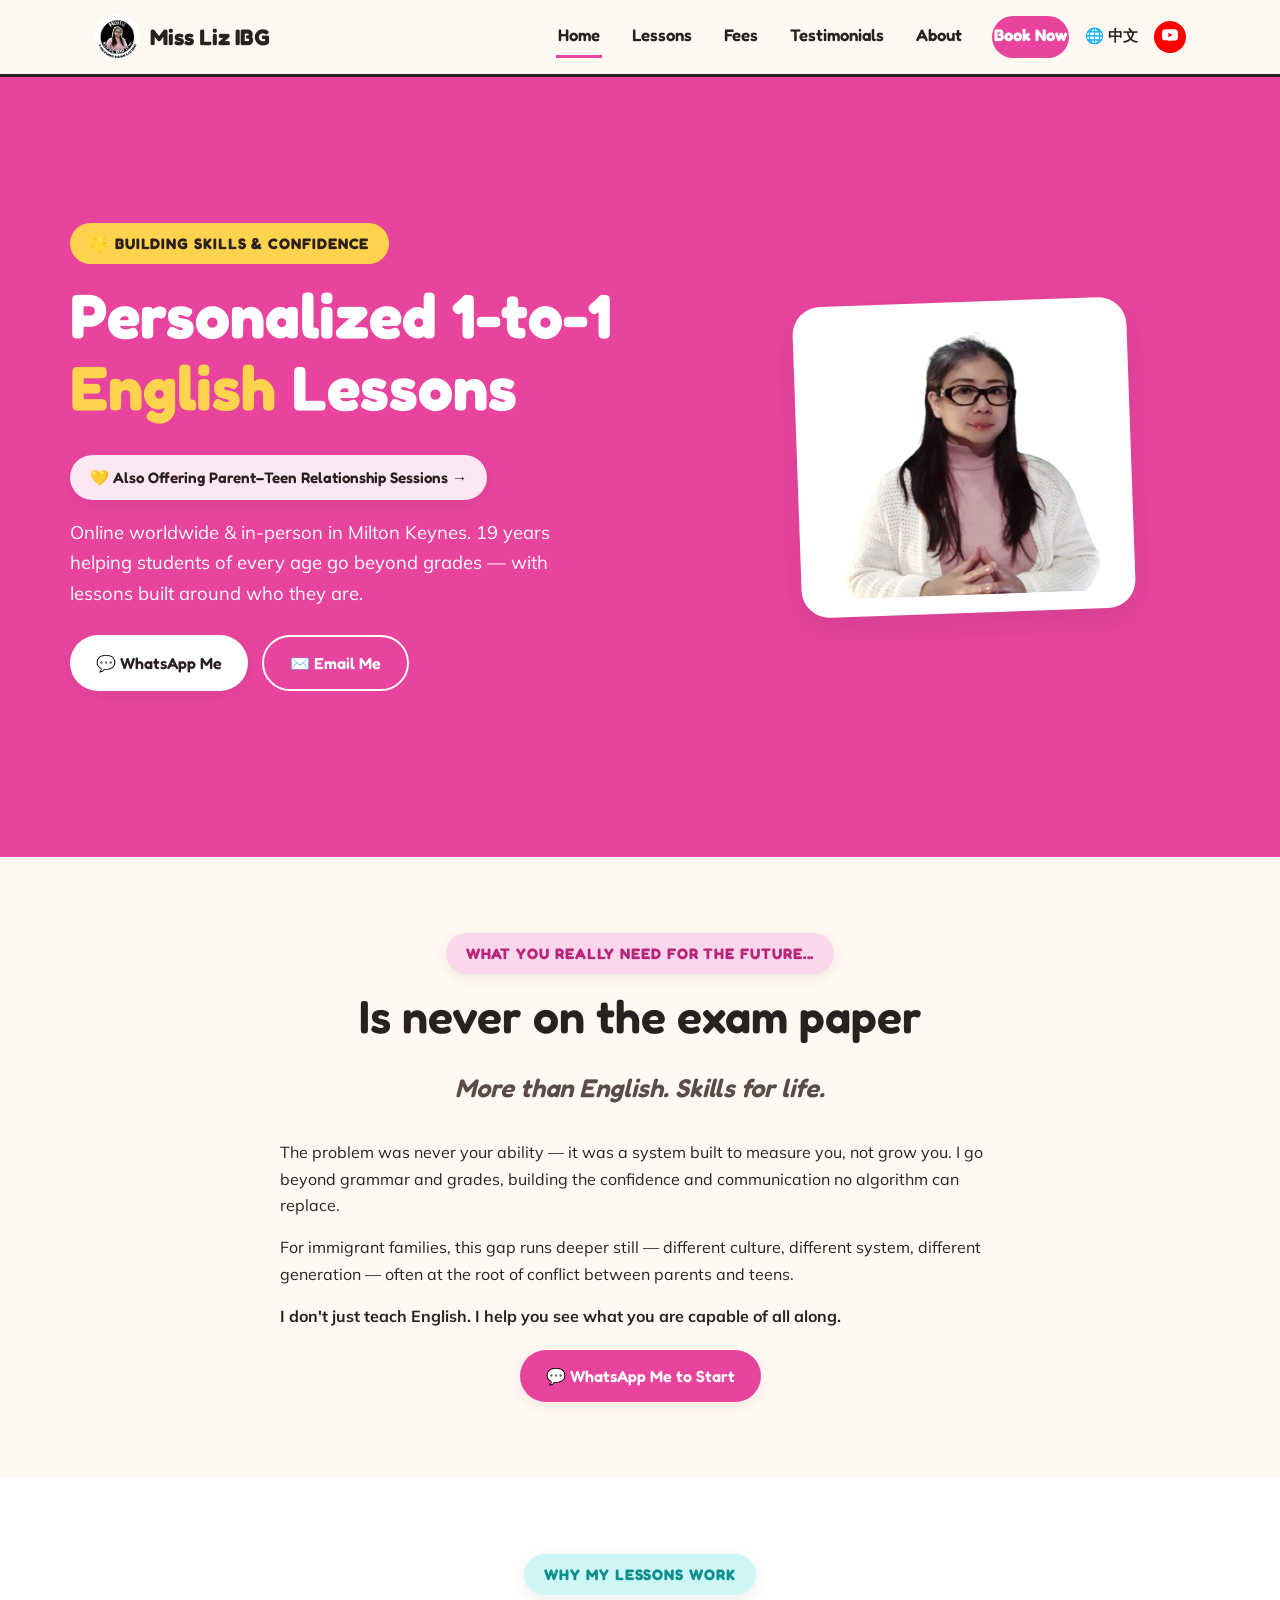
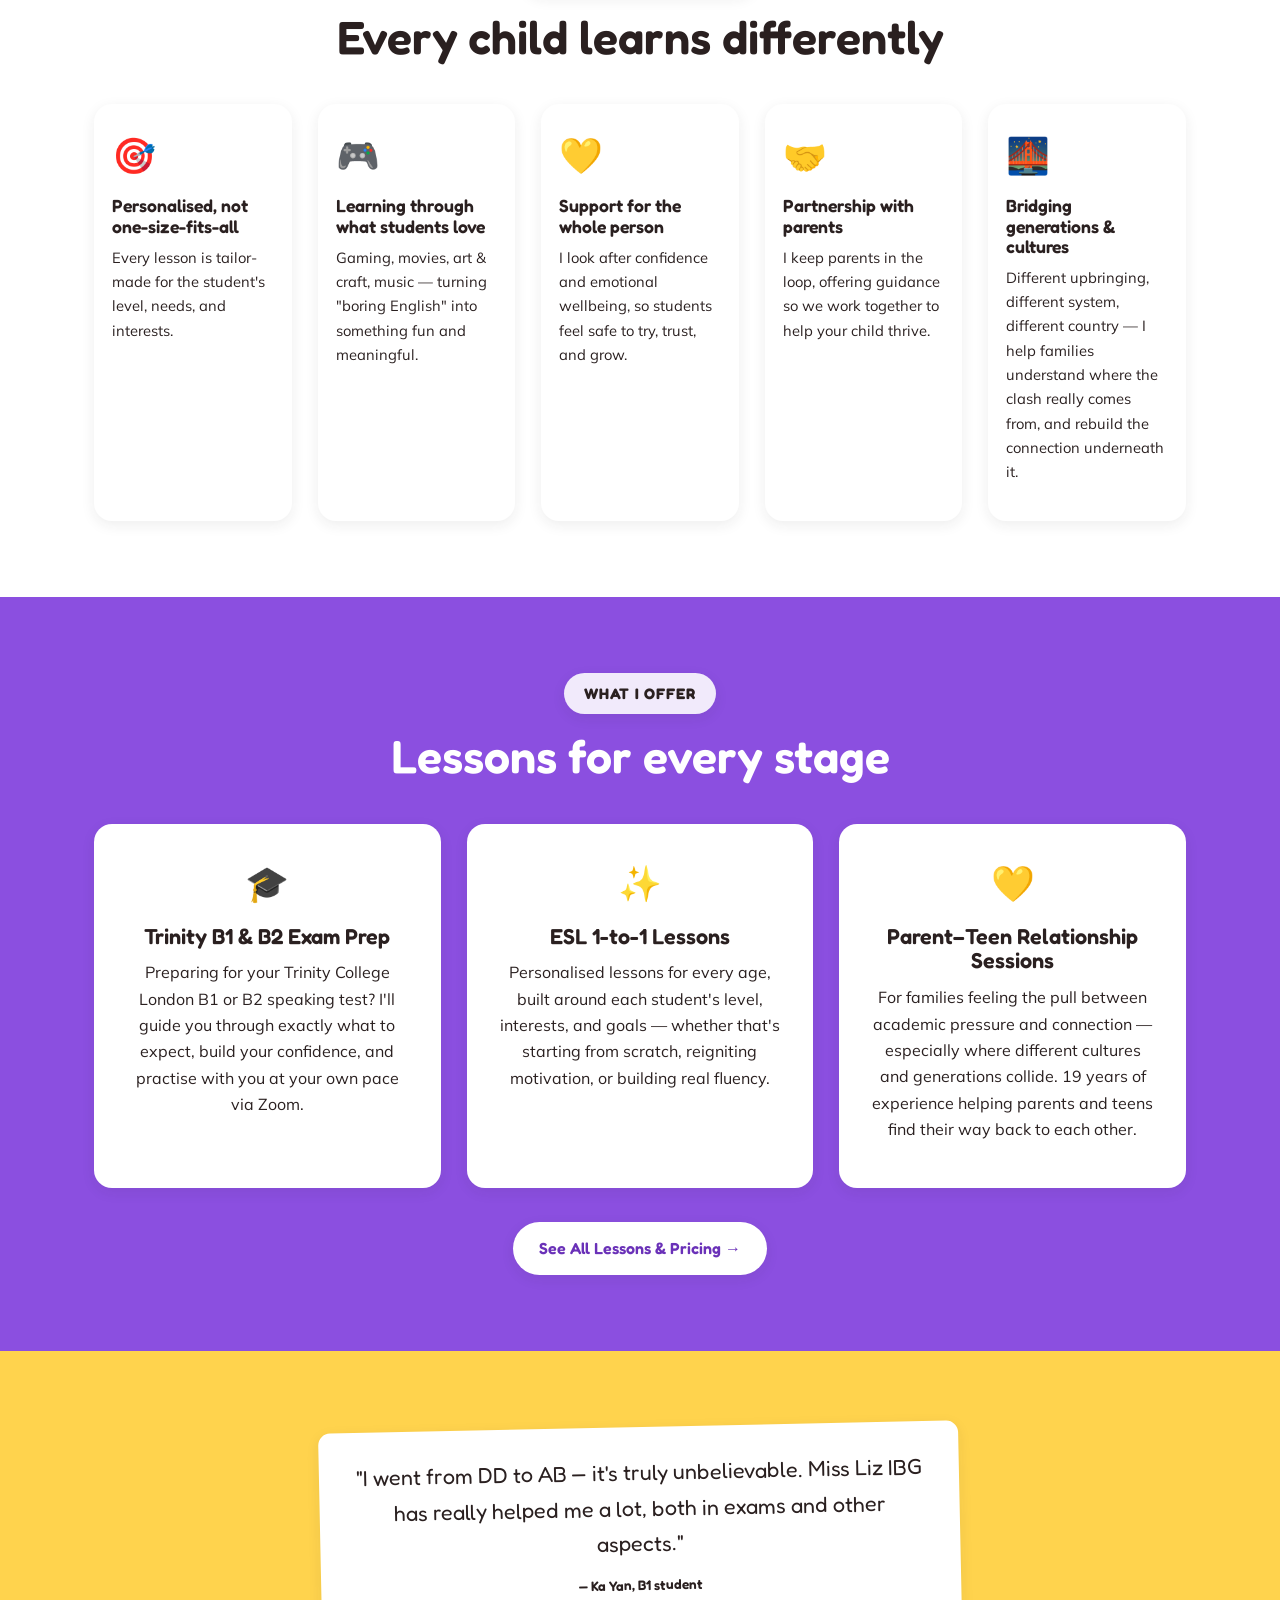
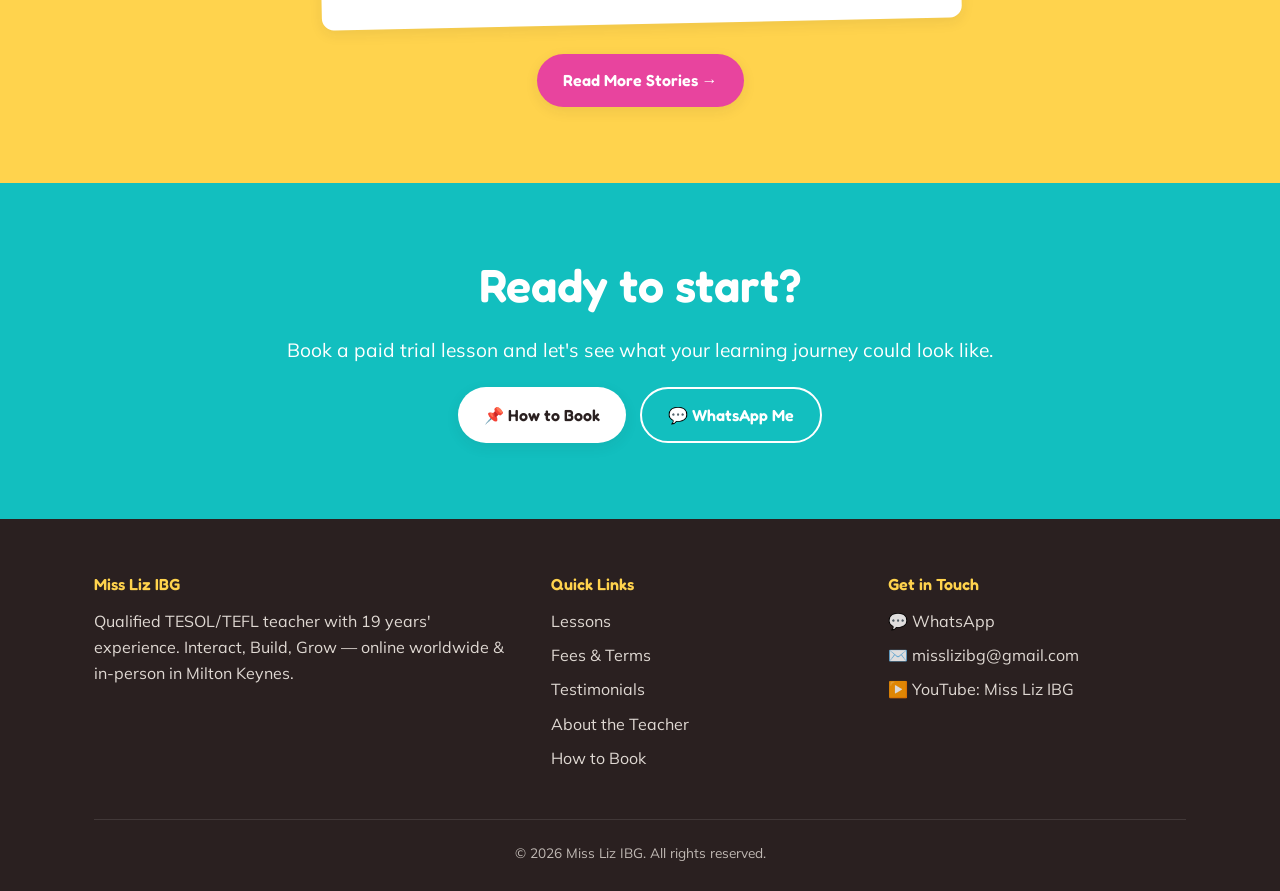
<file: index.html>
<!DOCTYPE html>
<html lang="en">
<head>
<meta charset="UTF-8">
<title>Miss Liz IBG | Personalized 1-to-1 English Lessons | TESOL TEFL ESL Teacher</title>
<meta name="viewport" content="width=device-width, initial-scale=1.0">
<meta name="description" content="Personalized 1-to-1 English lessons with Miss Liz — qualified TESOL/TEFL teacher with 19 years' experience. Online worldwide & in-person in Milton Keynes. Building skills & confidence beyond grades.">
<meta name="keywords" content="Miss Liz IBG, ESL teacher, online English lessons, TESOL TEFL teacher, Trinity B1 exam prep, Trinity B2 exam prep, English tutor Milton Keynes, Cantonese English teacher, parent teen relationship coaching">
<meta name="author" content="Liz Wong">
<link rel="canonical" href="https://misslizibg.com/">
<link rel="alternate" hreflang="zh-Hant" href="https://misslizibg.com/index-zh.html">
<link rel="alternate" hreflang="en" href="https://misslizibg.com/">
<meta property="og:title" content="Miss Liz IBG | Personalized 1-to-1 English Lessons">
<meta property="og:description" content="Qualified TESOL/TEFL teacher with 19 years' experience. Building skills & confidence beyond grades — online worldwide & in-person in Milton Keynes.">
<meta property="og:type" content="website">
<meta property="og:url" content="https://misslizibg.com/">
<meta property="og:image" content="https://misslizibg.com/images/liz-headshot.png">
<meta property="og:locale" content="en_GB">
<link rel="icon" href="images/logo.png">
<link rel="preconnect" href="https://fonts.googleapis.com">
<link href="https://fonts.googleapis.com/css2?family=Fredoka:wght@500;600;700&family=Mulish:wght@400;600;700;800&display=swap" rel="stylesheet">
<link rel="stylesheet" href="css/style.css">
<script type="application/ld+json">
{
  "@context": "https://schema.org",
  "@graph": [
    {
      "@type": "Person",
      "@id": "https://misslizibg.com/#liz",
      "name": "Liz Wong",
      "alternateName": "Miss Liz",
      "jobTitle": "TESOL/TEFL English Teacher & Parent-Teen Relationship Specialist",
      "description": "Qualified TESOL/TEFL teacher with 19 years' experience. Personalized 1-to-1 English lessons, Trinity B1 and B2 exam prep, and parent-teen relationship coaching. Online worldwide & in-person in Milton Keynes.",
      "url": "https://misslizibg.com",
      "image": "https://misslizibg.com/images/liz-headshot.png",
      "address": {
        "@type": "PostalAddress",
        "addressLocality": "Milton Keynes",
        "addressRegion": "Buckinghamshire",
        "addressCountry": "GB"
      },
      "knowsLanguage": ["en-GB", "yue", "zh-Hans"],
      "sameAs": [
        "https://www.youtube.com/@MissLizIBG",
        "https://lizwong.co.uk"
      ]
    },
    {
      "@type": "WebSite",
      "@id": "https://misslizibg.com/#website",
      "url": "https://misslizibg.com",
      "name": "Miss Liz IBG | Personalized 1-to-1 English Lessons",
      "publisher": { "@id": "https://misslizibg.com/#liz" },
      "inLanguage": ["en-GB", "zh-Hant"]
    }
  ]
}
</script>
<style>
/* Mobile: trim empty space under the hero photo */
@media (max-width: 820px){
  header.band-pink{ padding-bottom:36px !important; min-height:0 !important; }
  header.band-pink .hero{ min-height:0 !important; padding-bottom:0 !important; gap:28px !important; }
  header.band-pink .hero-photo-wrap{ margin-bottom:0 !important; padding-bottom:0 !important; min-height:0 !important; }
}
</style>
</head>
<body>

<nav class="site-nav">
  <div class="nav-inner">
    <a class="nav-brand" href="index.html"><img src="images/logo.png" alt="Miss Liz IBG logo"> Miss Liz IBG</a>
    <button class="nav-toggle" onclick="document.getElementById('navlinks').classList.toggle('open')">☰</button>
    <div class="nav-links" id="navlinks">
      <a href="index.html" class="active">Home</a>
      <a href="lessons.html">Lessons</a>
      <a href="fees.html">Fees</a>
      <a href="testimonials.html">Testimonials</a>
      <a href="about.html">About</a>
      <div class="nav-right">
        <a class="nav-cta" href="book.html">Book Now</a>
        <a class="nav-lang" href="index-zh.html" aria-label="中文版">🌐 中文</a>
        <a class="nav-yt" href="https://www.youtube.com/@MissLizIBG" target="_blank" rel="noopener" aria-label="YouTube channel">
          <svg viewBox="0 0 24 24" fill="currentColor"><path d="M23.5 6.2a3 3 0 0 0-2.1-2.1C19.5 3.5 12 3.5 12 3.5s-7.5 0-9.4.6A3 3 0 0 0 .5 6.2 31.6 31.6 0 0 0 0 12a31.6 31.6 0 0 0 .5 5.8 3 3 0 0 0 2.1 2.1c1.9.6 9.4.6 9.4.6s7.5 0 9.4-.6a3 3 0 0 0 2.1-2.1A31.6 31.6 0 0 0 24 12a31.6 31.6 0 0 0-.5-5.8ZM9.6 15.5v-7l6.3 3.5-6.3 3.5Z"/></svg>
        </a>
      </div>
    </div>
  </div>
</nav>

<header class="band band-pink">
  <div class="container hero">
    <div>
      <span class="eyebrow" style="background:var(--yellow); color:var(--ink) !important; box-shadow:none;">🌟 Building Skills & Confidence</span>
      <h1>Personalized 1-to-1 <span>English</span> Lessons</h1>
      <a class="btn-link-pill" href="lessons.html" style="margin-bottom:18px;">💛 Also Offering Parent–Teen Relationship Sessions →</a>
      <p style="font-size:1.15rem; max-width:520px;">Online worldwide & in-person in Milton Keynes. 19 years helping students of every age go beyond grades — with lessons built around who they are.</p>
      <div class="btn-row" style="margin-top:26px;">
        <a class="btn btn-white" href="https://wa.me/85292589612" target="_blank" rel="noopener">💬 WhatsApp Me</a>
        <a class="btn btn-outline" href="mailto:misslizibg@gmail.com">✉️ Email Me</a>
      </div>
    </div>
    <div class="hero-photo-wrap" style="max-width:min(400px, 68%); width:100%; margin:0 auto; justify-self:center;">
      <img src="images/liz-headshot.png" alt="Miss Liz, qualified TESOL TEFL ESL teacher">
    </div>
  </div>
</header>

<section class="band band-cream">
  <div class="container text-center">
    <span class="eyebrow" style="background:var(--pink-soft); color:var(--pink-dark) !important;">What YOU really need for the future...</span>
    <h2>Is never on the exam paper</h2>
    <p class="max-prose mx-auto" style="font-family:'Fredoka'; font-size:1.6rem; font-weight:600; font-style:italic; color:var(--ink-soft);">More than English. Skills for life.</p>
    <div class="max-prose mx-auto" style="text-align:left; margin-top:30px;">
      <p>The problem was never your ability — it was a system built to measure you, not grow you. I go beyond grammar and grades, building the confidence and communication no algorithm can replace.</p>
      <p>For immigrant families, this gap runs deeper still — different culture, different system, different generation — often at the root of conflict between parents and teens.</p>
      <p><strong>I don't just teach English. I help you see what you are capable of all along.</strong></p>
    </div>
    <div class="btn-row" style="justify-content:center; margin-top:20px;">
      <a class="btn btn-pink" href="https://wa.me/85292589612" target="_blank" rel="noopener">💬 WhatsApp Me to Start</a>
    </div>
  </div>
</section>

<section class="band band-white">
  <div class="container text-center">
    <span class="eyebrow" style="background:var(--teal-soft); color:var(--teal-dark) !important;">Why my lessons work</span>
    <h2>Every child learns differently</h2>
    <div class="card-grid card-grid-5" style="text-align:left;">
      <div class="card">
        <span class="icon">🎯</span>
        <h3>Personalised, not one-size-fits-all</h3>
        <p>Every lesson is tailor-made for the student's level, needs, and interests.</p>
      </div>
      <div class="card">
        <span class="icon">🎮</span>
        <h3>Learning through what students love</h3>
        <p>Gaming, movies, art & craft, music — turning "boring English" into something fun and meaningful.</p>
      </div>
      <div class="card">
        <span class="icon">💛</span>
        <h3>Support for the whole person</h3>
        <p>I look after confidence and emotional wellbeing, so students feel safe to try, trust, and grow.</p>
      </div>
      <div class="card">
        <span class="icon">🤝</span>
        <h3>Partnership with parents</h3>
        <p>I keep parents in the loop, offering guidance so we work together to help your child thrive.</p>
      </div>
      <div class="card">
        <span class="icon">🌉</span>
        <h3>Bridging generations & cultures</h3>
        <p>Different upbringing, different system, different country — I help families understand where the clash really comes from, and rebuild the connection underneath it.</p>
      </div>
    </div>
  </div>
</section>

<section class="band band-purple">
  <div class="container text-center">
    <span class="eyebrow">What I offer</span>
    <h2>Lessons for every stage</h2>
    <div class="card-grid">
      <div class="card">
        <span class="icon">🎓</span>
        <h3>Trinity B1 & B2 Exam Prep</h3>
        <p>Preparing for your Trinity College London B1 or B2 speaking test? I'll guide you through exactly what to expect, build your confidence, and practise with you at your own pace via Zoom.</p>
      </div>
      <div class="card">
        <span class="icon">✨</span>
        <h3>ESL 1-to-1 Lessons</h3>
        <p>Personalised lessons for every age, built around each student's level, interests, and goals — whether that's starting from scratch, reigniting motivation, or building real fluency.</p>
      </div>
      <div class="card">
        <span class="icon">💛</span>
        <h3>Parent–Teen Relationship Sessions</h3>
        <p>For families feeling the pull between academic pressure and connection — especially where different cultures and generations collide. 19 years of experience helping parents and teens find their way back to each other.</p>
      </div>
    </div>
    <a class="btn btn-white" style="margin-top:34px; color:var(--purple-dark);" href="lessons.html">See All Lessons & Pricing →</a>
  </div>
</section>

<section class="band band-yellow">
  <div class="container text-center">
    <div class="sticky-note mx-auto" style="background:#fff;">
      "I went from DD to AB — it's truly unbelievable. Miss Liz IBG has really helped me a lot, both in exams and other aspects."
      <div style="font-size:0.85rem; margin-top:12px; font-weight:600;">— Ka Yan, B1 student</div>
    </div>
    <div style="margin-top:30px;">
      <a class="btn btn-pink" href="testimonials.html">Read More Stories →</a>
    </div>
  </div>
</section>

<section class="band band-teal">
  <div class="container text-center">
    <h2>Ready to start?</h2>
    <p class="max-prose mx-auto" style="font-size:1.2rem;">Book a paid trial lesson and let's see what your learning journey could look like.</p>
    <div class="btn-row" style="justify-content:center; margin-top:20px;">
      <a class="btn btn-white" href="book.html">📌 How to Book</a>
      <a class="btn btn-outline" href="https://wa.me/85292589612" target="_blank" rel="noopener">💬 WhatsApp Me</a>
    </div>
  </div>
</section>

<footer class="site-footer">
  <div class="container">
    <div class="footer-grid">
      <div>
        <h4>Miss Liz IBG</h4>
        <p style="opacity:0.85;">Qualified TESOL/TEFL teacher with 19 years' experience. Interact, Build, Grow — online worldwide & in-person in Milton Keynes.</p>
      </div>
      <div>
        <h4>Quick Links</h4>
        <a href="lessons.html">Lessons</a>
        <a href="fees.html">Fees & Terms</a>
        <a href="testimonials.html">Testimonials</a>
        <a href="about.html">About the Teacher</a>
        <a href="book.html">How to Book</a>
      </div>
      <div>
        <h4>Get in Touch</h4>
        <a href="https://wa.me/85292589612" target="_blank" rel="noopener">💬 WhatsApp</a>
        <a href="mailto:misslizibg@gmail.com">✉️ misslizibg@gmail.com</a>
        <a href="https://www.youtube.com/@MissLizIBG" target="_blank" rel="noopener">▶️ YouTube: Miss Liz IBG</a>
      </div>
    </div>
    <div class="footer-bottom">© 2026 Miss Liz IBG. All rights reserved.</div>
  </div>
</footer>

</body>
</html>
</file>
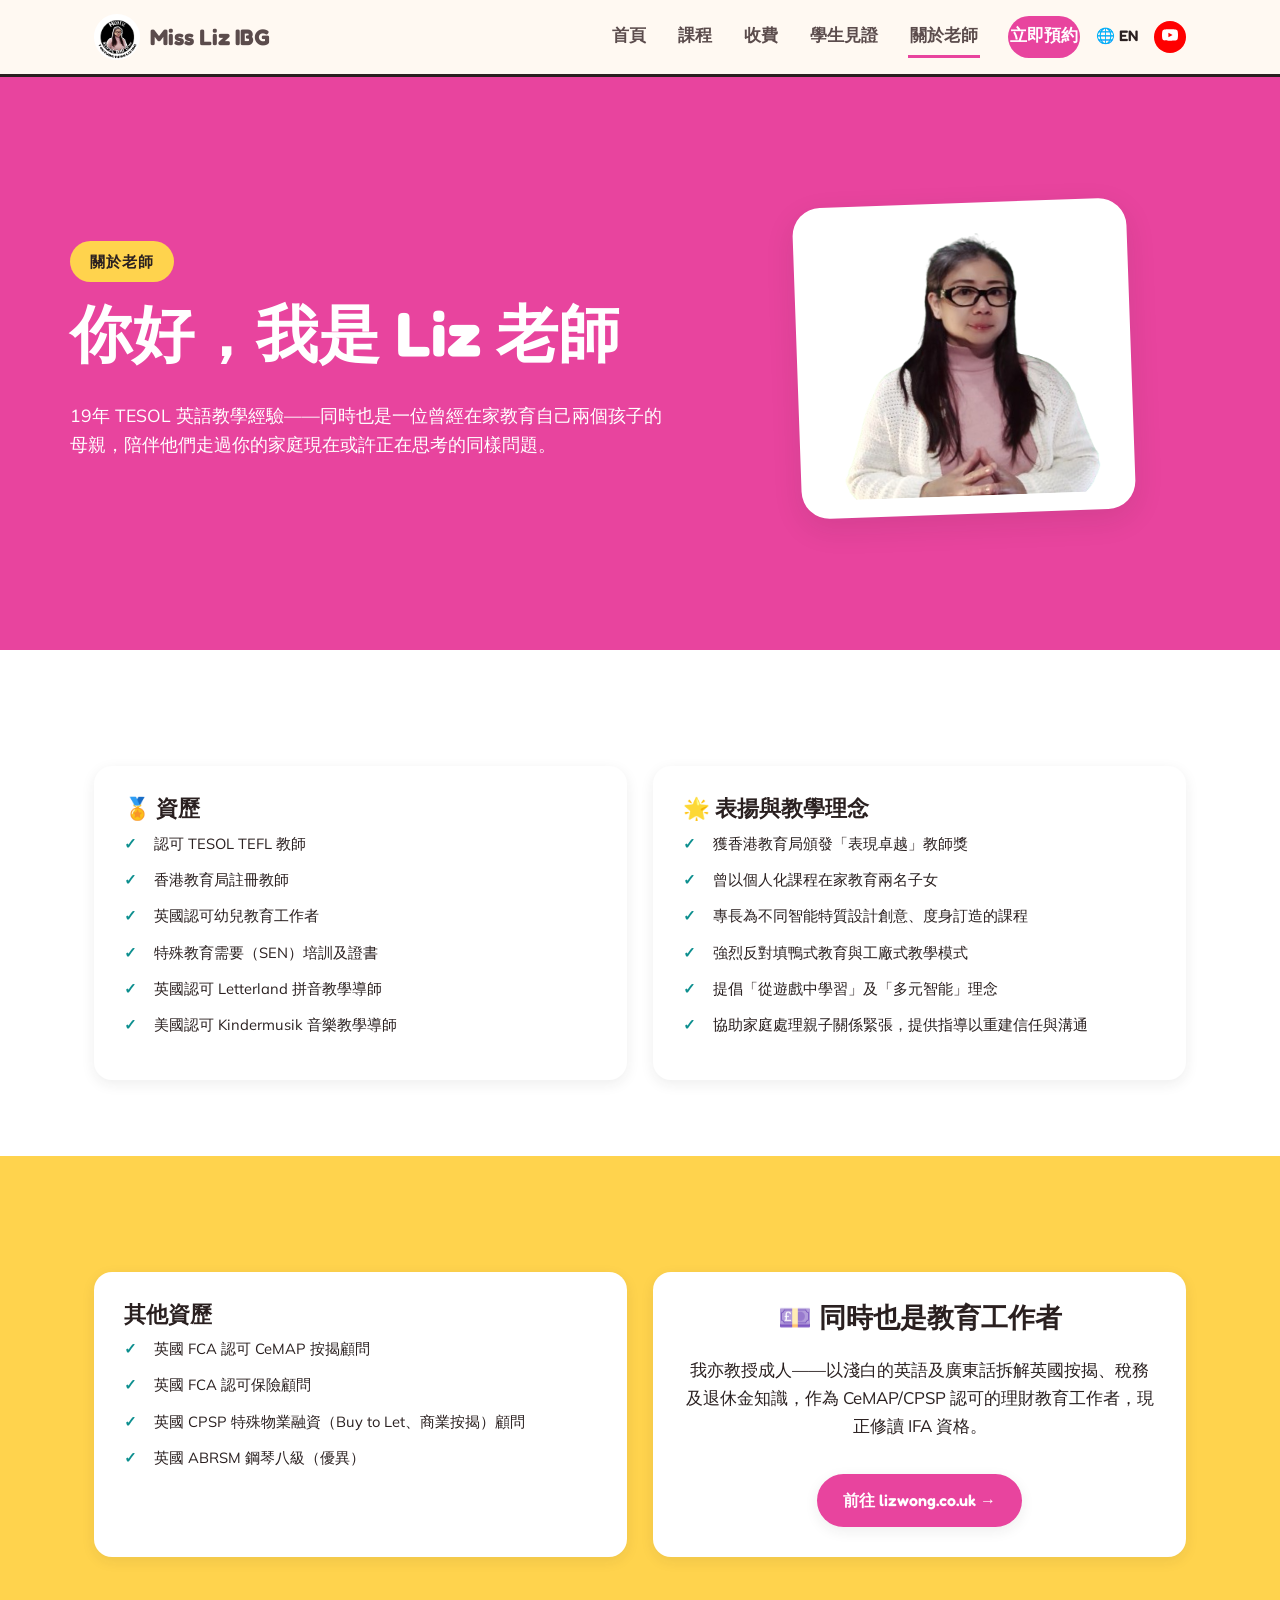
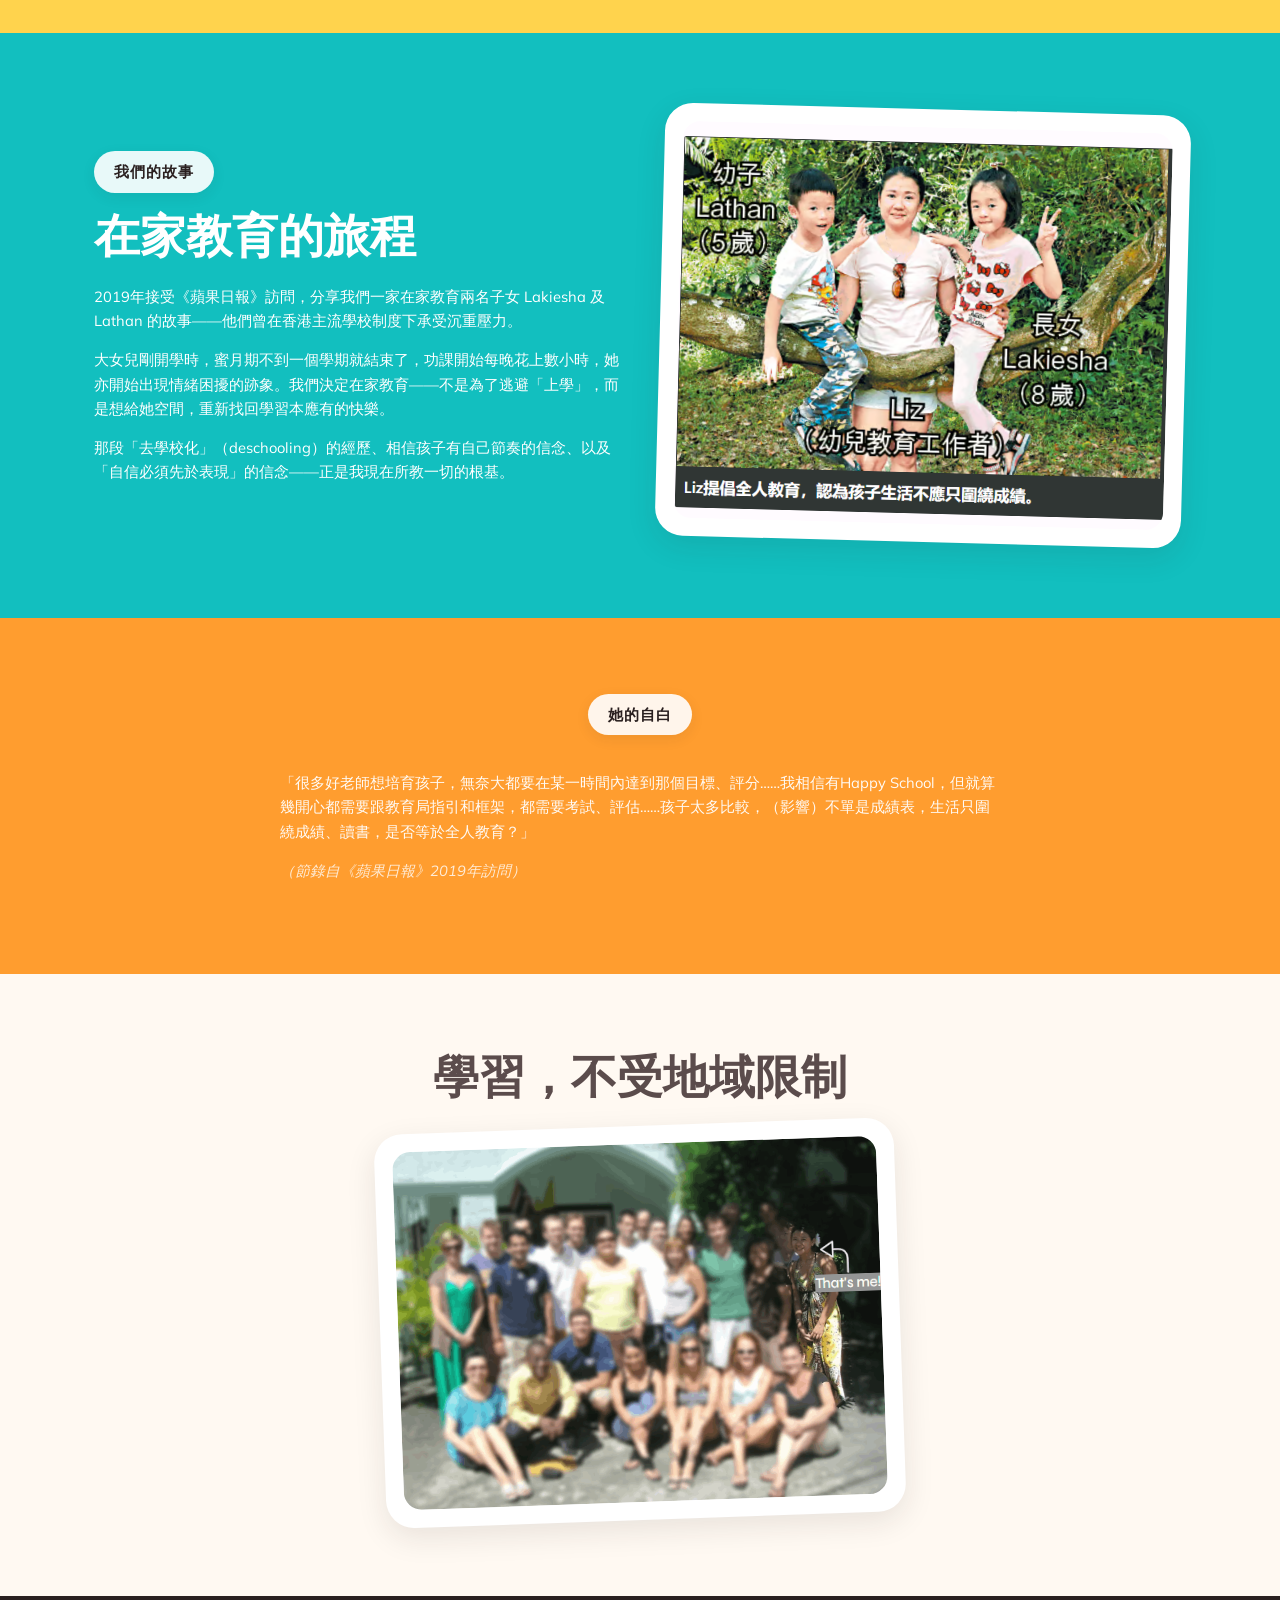
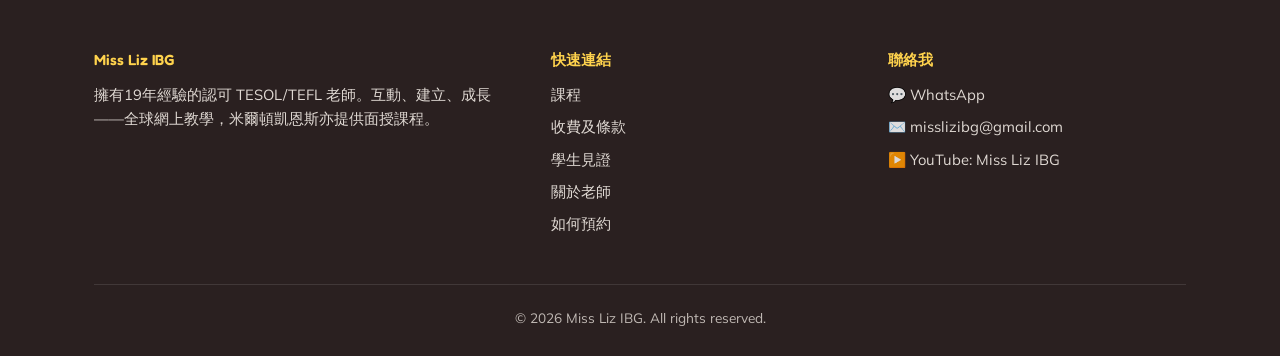
<file: about-zh.html>
<!DOCTYPE html>
<html lang="zh-Hant">
<head>
<meta charset="UTF-8">
<title>關於老師 | Miss Liz IBG</title>
<meta name="viewport" content="width=device-width, initial-scale=1.0">
<meta name="description" content="認識 Liz 老師——19年 TESOL/TEFL 教學經驗，英國認可幼兒教育工作者，在家教育兩名子女的母親，提倡從遊戲中學習與多元智能。">
<link rel="canonical" href="https://misslizibg.com/about-zh.html">
<link rel="alternate" hreflang="en" href="https://misslizibg.com/about.html">
<link rel="alternate" hreflang="zh-Hant" href="https://misslizibg.com/about-zh.html">
<meta property="og:title" content="關於老師 | Miss Liz IBG">
<meta property="og:type" content="website">
<meta property="og:url" content="https://misslizibg.com/about-zh.html">
<link rel="icon" href="images/logo.png">
<link rel="preconnect" href="https://fonts.googleapis.com">
<link href="https://fonts.googleapis.com/css2?family=Fredoka:wght@500;600;700&family=Mulish:wght@400;600;700;800&display=swap" rel="stylesheet">
<link rel="stylesheet" href="css/style.css">
<style>
/* Mobile: trim empty space under the hero photo */
@media (max-width: 820px){
  header.band-pink{ padding-bottom:36px !important; min-height:0 !important; }
  header.band-pink .hero{ min-height:0 !important; padding-bottom:0 !important; gap:28px !important; }
  header.band-pink .hero-photo-wrap{ margin-bottom:0 !important; padding-bottom:0 !important; min-height:0 !important; }
}
</style>
</head>
<body class="zh">

<nav class="site-nav">
  <div class="nav-inner">
    <a class="nav-brand" href="index-zh.html"><img src="images/logo.png" alt="Miss Liz IBG logo"> Miss Liz IBG</a>
    <button class="nav-toggle" onclick="document.getElementById('navlinks').classList.toggle('open')">☰</button>
    <div class="nav-links" id="navlinks">
      <a href="index-zh.html">首頁</a>
      <a href="lessons-zh.html">課程</a>
      <a href="fees-zh.html">收費</a>
      <a href="testimonials-zh.html">學生見證</a>
      <a href="about-zh.html" class="active">關於老師</a>
      <div class="nav-right">
        <a class="nav-cta" href="book-zh.html">立即預約</a>
        <a class="nav-lang" href="about.html" aria-label="English version">🌐 EN</a>
        <a class="nav-yt" href="https://www.youtube.com/@MissLizIBG" target="_blank" rel="noopener" aria-label="YouTube channel">
          <svg viewBox="0 0 24 24" fill="currentColor"><path d="M23.5 6.2a3 3 0 0 0-2.1-2.1C19.5 3.5 12 3.5 12 3.5s-7.5 0-9.4.6A3 3 0 0 0 .5 6.2 31.6 31.6 0 0 0 0 12a31.6 31.6 0 0 0 .5 5.8 3 3 0 0 0 2.1 2.1c1.9.6 9.4.6 9.4.6s7.5 0 9.4-.6a3 3 0 0 0 2.1-2.1A31.6 31.6 0 0 0 24 12a31.6 31.6 0 0 0-.5-5.8ZM9.6 15.5v-7l6.3 3.5-6.3 3.5Z"/></svg>
        </a>
      </div>
    </div>
  </div>
</nav>

<header class="band band-pink">
  <div class="container hero" style="padding-top:50px; padding-bottom:60px;">
    <div>
      <span class="eyebrow" style="background:var(--yellow); color:var(--ink) !important; box-shadow:none;">關於老師</span>
      <h1>你好，我是 Liz 老師</h1>
      <p style="font-size:1.1rem;">19年 TESOL 英語教學經驗——同時也是一位曾經在家教育自己兩個孩子的母親，陪伴他們走過你的家庭現在或許正在思考的同樣問題。</p>
    </div>
    <div class="hero-photo-wrap" style="max-width:min(400px, 68%); width:100%; margin:0 auto; justify-self:center;">
      <img src="images/liz-headshot.png" alt="Miss Liz, 認可 TESOL TEFL ESL 老師">
    </div>
  </div>
</header>

<section class="band band-white">
  <div class="container">
    <div class="card-grid">
      <div class="card">
        <h3>🏅 資歷</h3>
        <ul class="check">
          <li>認可 TESOL TEFL 教師</li>
          <li>香港教育局註冊教師</li>
          <li>英國認可幼兒教育工作者</li>
          <li>特殊教育需要（SEN）培訓及證書</li>
          <li>英國認可 Letterland 拼音教學導師</li>
          <li>美國認可 Kindermusik 音樂教學導師</li>
        </ul>
      </div>
      <div class="card">
        <h3>🌟 表揚與教學理念</h3>
        <ul class="check">
          <li>獲香港教育局頒發「表現卓越」教師獎</li>
          <li>曾以個人化課程在家教育兩名子女</li>
          <li>專長為不同智能特質設計創意、度身訂造的課程</li>
          <li>強烈反對填鴨式教育與工廠式教學模式</li>
          <li>提倡「從遊戲中學習」及「多元智能」理念</li>
          <li>協助家庭處理親子關係緊張，提供指導以重建信任與溝通</li>
        </ul>
      </div>
    </div>
  </div>
</section>

<section class="band band-yellow">
  <div class="container">
    <div class="card-grid">
      <div class="card">
        <h3>其他資歷</h3>
        <ul class="check">
          <li>英國 FCA 認可 CeMAP 按揭顧問</li>
          <li>英國 FCA 認可保險顧問</li>
          <li>英國 CPSP 特殊物業融資（Buy to Let、商業按揭）顧問</li>
          <li>英國 ABRSM 鋼琴八級（優異）</li>
        </ul>
      </div>
      <div class="card text-center" style="display:flex; flex-direction:column; justify-content:center;">
        <h3 style="font-size:1.7rem;">💷 同時也是教育工作者</h3>
        <p style="font-size:1.05rem; margin-top:10px;">我亦教授成人——以淺白的英語及廣東話拆解英國按揭、稅務及退休金知識，作為 CeMAP/CPSP 認可的理財教育工作者，現正修讀 IFA 資格。</p>
        <a class="btn btn-pink" href="https://lizwong.co.uk/zh.html" target="_blank" rel="noopener noreferrer" style="margin-top:18px; align-self:center;">前往 lizwong.co.uk →</a>
      </div>
    </div>
  </div>
</section>

<section class="band band-teal">
  <div class="container">
    <div style="display:grid; grid-template-columns: 1fr 1fr; gap:40px; align-items:center;">
      <div>
        <span class="eyebrow" style="background:rgba(255,255,255,0.9);">我們的故事</span>
        <h2>在家教育的旅程</h2>
        <p>2019年接受《蘋果日報》訪問，分享我們一家在家教育兩名子女 Lakiesha 及 Lathan 的故事——他們曾在香港主流學校制度下承受沉重壓力。</p>
        <p>大女兒剛開學時，蜜月期不到一個學期就結束了，功課開始每晚花上數小時，她亦開始出現情緒困擾的跡象。我們決定在家教育——不是為了逃避「上學」，而是想給她空間，重新找回學習本應有的快樂。</p>
        <p>那段「去學校化」（deschooling）的經歷、相信孩子有自己節奏的信念、以及「自信必須先於表現」的信念——正是我現在所教一切的根基。</p>
      </div>
      <div class="hero-photo-wrap" style="transform:rotate(1.5deg);">
        <img src="images/about-family.png" alt="Miss Liz 與她的子女 Lathan 及 Lakiesha">
      </div>
    </div>
  </div>
</section>

<section class="band band-orange">
  <div class="container text-center">
    <span class="eyebrow" style="background:rgba(255,255,255,0.9);">她的自白</span>
    <div class="max-prose mx-auto zh" style="text-align:left; color:var(--white); opacity:0.95; margin-top:20px;">
      <p>「很多好老師想培育孩子，無奈大都要在某一時間內達到那個目標、評分……我相信有Happy School，但就算幾開心都需要跟教育局指引和框架，都需要考試、評估……孩子太多比較，（影響）不單是成績表，生活只圍繞成績、讀書，是否等於全人教育？」</p>
      <p style="font-style:italic; opacity:0.85;">（節錄自《蘋果日報》2019年訪問）</p>
    </div>
  </div>
</section>

<section class="band band-cream">
  <div class="container text-center">
    <h2>學習，不受地域限制</h2>
    <div class="hero-photo-wrap mx-auto" style="max-width:520px;">
      <img src="images/about-group.png" alt="Miss Liz 在海外教學">
    </div>
  </div>
</section>

<footer class="site-footer">
  <div class="container">
    <div class="footer-grid">
      <div>
        <h4>Miss Liz IBG</h4>
        <p style="opacity:0.85;">擁有19年經驗的認可 TESOL/TEFL 老師。互動、建立、成長——全球網上教學，米爾頓凱恩斯亦提供面授課程。</p>
      </div>
      <div>
        <h4>快速連結</h4>
        <a href="lessons-zh.html">課程</a>
        <a href="fees-zh.html">收費及條款</a>
        <a href="testimonials-zh.html">學生見證</a>
        <a href="about-zh.html">關於老師</a>
        <a href="book-zh.html">如何預約</a>
      </div>
      <div>
        <h4>聯絡我</h4>
        <a href="https://wa.me/85292589612" target="_blank" rel="noopener">💬 WhatsApp</a>
        <a href="mailto:misslizibg@gmail.com">✉️ misslizibg@gmail.com</a>
        <a href="https://www.youtube.com/@MissLizIBG" target="_blank" rel="noopener">▶️ YouTube: Miss Liz IBG</a>
      </div>
    </div>
    <div class="footer-bottom">© 2026 Miss Liz IBG. All rights reserved.</div>
  </div>
</footer>

</body>
</html>
</file>
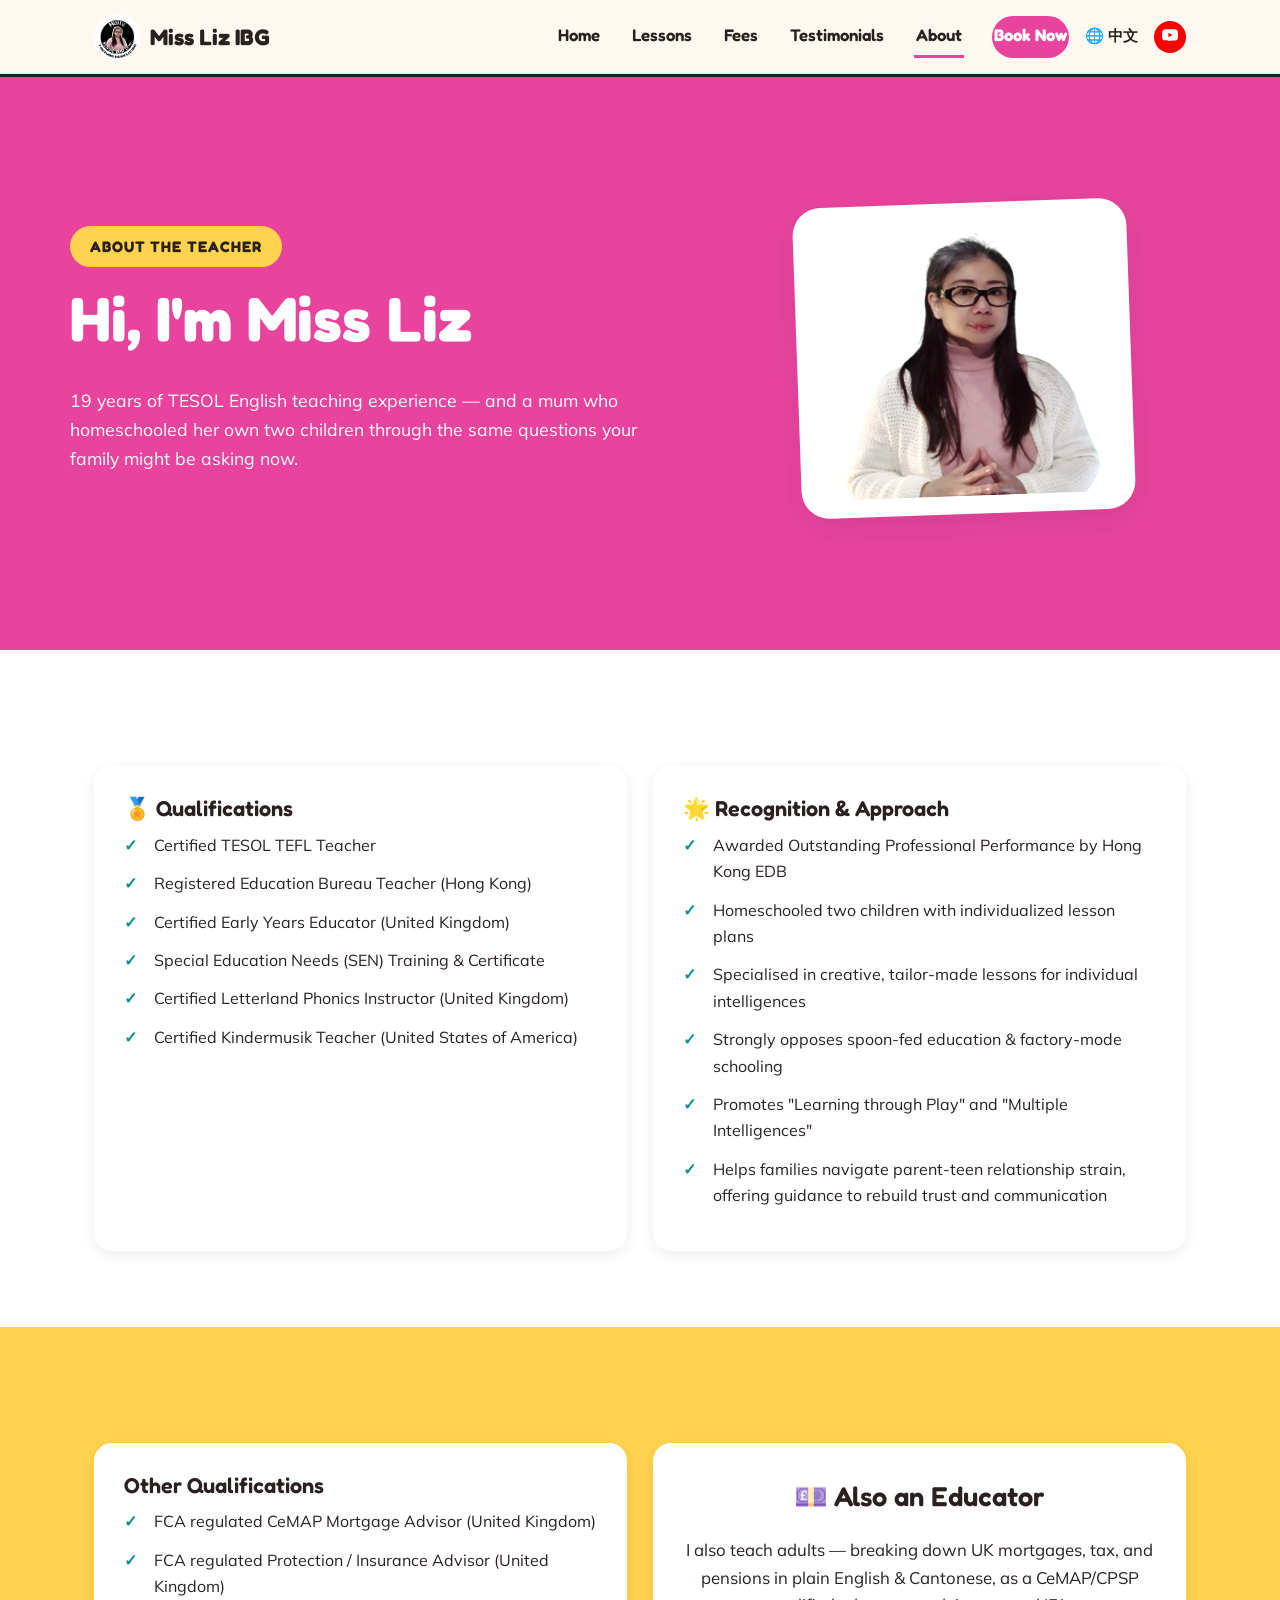
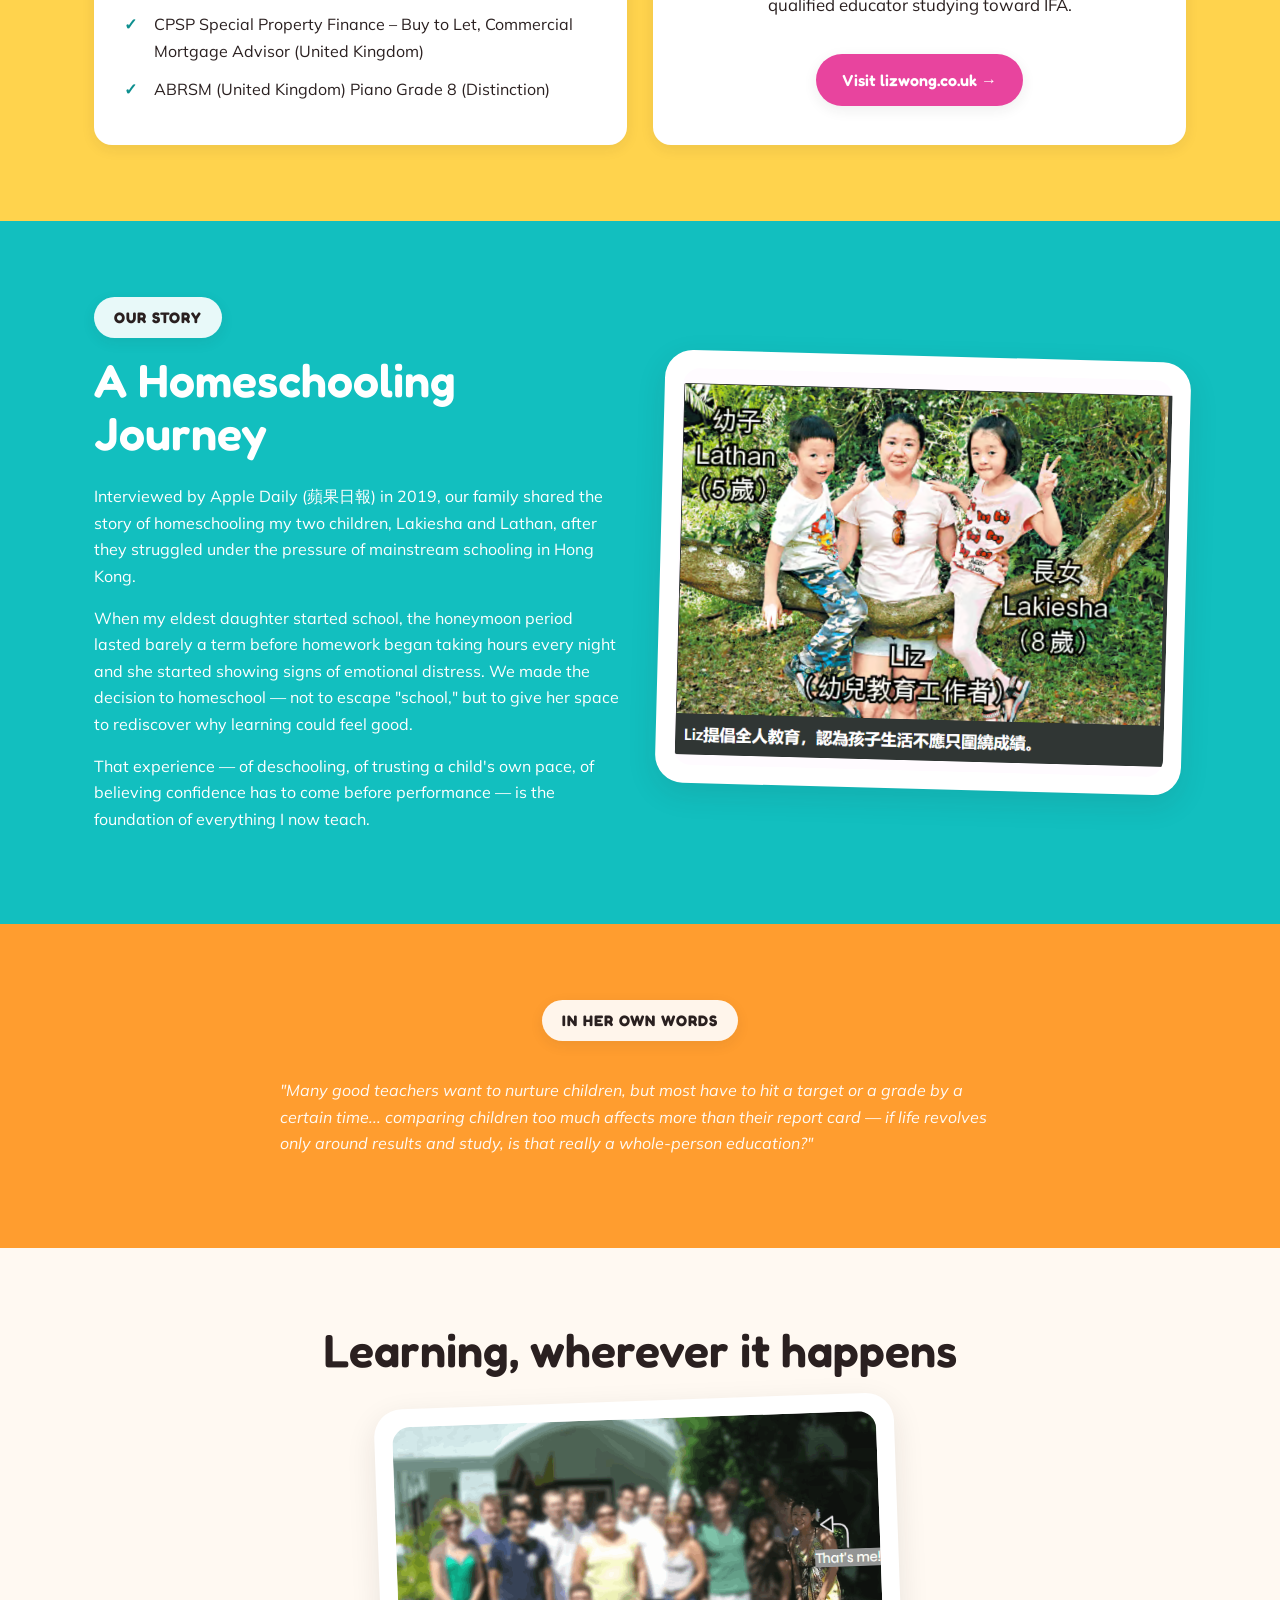
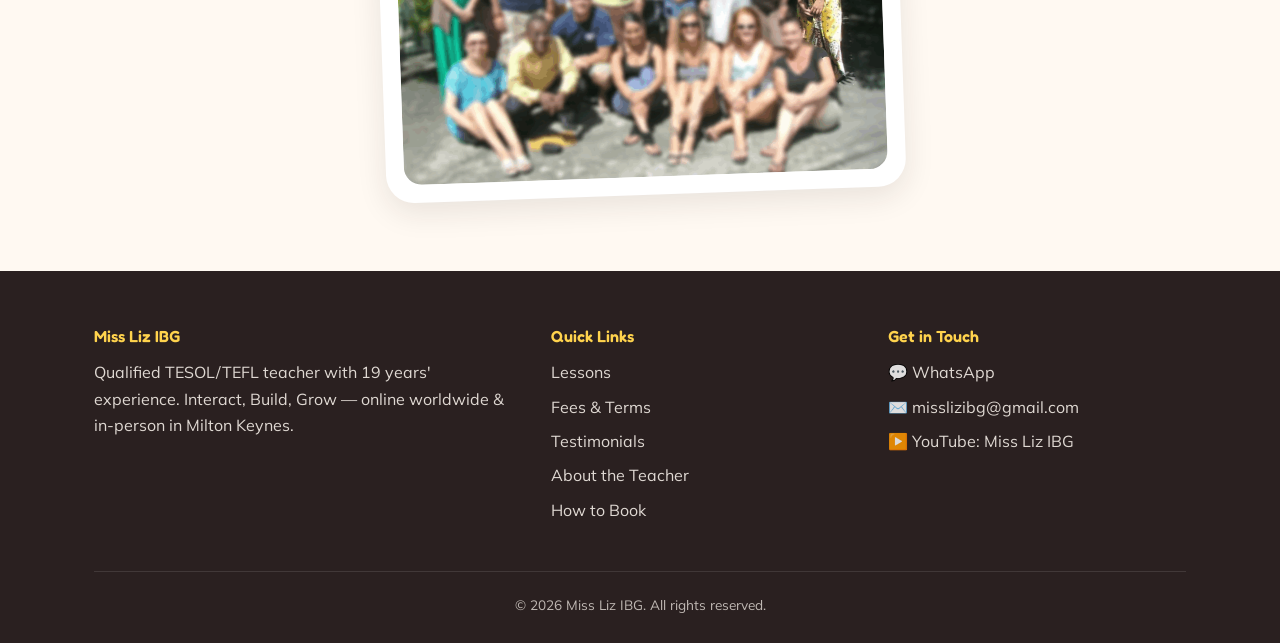
<file: about.html>
<!DOCTYPE html>
<html lang="en">
<head>
<meta charset="UTF-8">
<title>About the Teacher | Miss Liz IBG</title>
<meta name="viewport" content="width=device-width, initial-scale=1.0">
<meta name="description" content="Meet Miss Liz — 19 years of TESOL/TEFL teaching experience, certified Early Years Educator, homeschooling parent, and advocate for learning through play and multiple intelligences.">
<link rel="canonical" href="https://misslizibg.com/about.html">
<link rel="alternate" hreflang="zh-Hant" href="https://misslizibg.com/about-zh.html">
<link rel="alternate" hreflang="en" href="https://misslizibg.com/about.html">
<meta property="og:title" content="About the Teacher | Miss Liz IBG">
<meta property="og:type" content="website">
<meta property="og:url" content="https://misslizibg.com/about.html">
<link rel="icon" href="images/logo.png">
<link rel="preconnect" href="https://fonts.googleapis.com">
<link href="https://fonts.googleapis.com/css2?family=Fredoka:wght@500;600;700&family=Mulish:wght@400;600;700;800&display=swap" rel="stylesheet">
<link rel="stylesheet" href="css/style.css">
<style>
/* Mobile: trim empty space under the hero photo */
@media (max-width: 820px){
  header.band-pink{ padding-bottom:36px !important; min-height:0 !important; }
  header.band-pink .hero{ min-height:0 !important; padding-bottom:0 !important; gap:28px !important; }
  header.band-pink .hero-photo-wrap{ margin-bottom:0 !important; padding-bottom:0 !important; min-height:0 !important; }
}
</style>
</head>
<body>

<nav class="site-nav">
  <div class="nav-inner">
    <a class="nav-brand" href="index.html"><img src="images/logo.png" alt="Miss Liz IBG logo"> Miss Liz IBG</a>
    <button class="nav-toggle" onclick="document.getElementById('navlinks').classList.toggle('open')">☰</button>
    <div class="nav-links" id="navlinks">
      <a href="index.html">Home</a>
      <a href="lessons.html">Lessons</a>
      <a href="fees.html">Fees</a>
      <a href="testimonials.html">Testimonials</a>
      <a href="about.html" class="active">About</a>
      <div class="nav-right">
        <a class="nav-cta" href="book.html">Book Now</a>
        <a class="nav-lang" href="about-zh.html" aria-label="中文版">🌐 中文</a>
        <a class="nav-yt" href="https://www.youtube.com/@MissLizIBG" target="_blank" rel="noopener" aria-label="YouTube channel">
          <svg viewBox="0 0 24 24" fill="currentColor"><path d="M23.5 6.2a3 3 0 0 0-2.1-2.1C19.5 3.5 12 3.5 12 3.5s-7.5 0-9.4.6A3 3 0 0 0 .5 6.2 31.6 31.6 0 0 0 0 12a31.6 31.6 0 0 0 .5 5.8 3 3 0 0 0 2.1 2.1c1.9.6 9.4.6 9.4.6s7.5 0 9.4-.6a3 3 0 0 0 2.1-2.1A31.6 31.6 0 0 0 24 12a31.6 31.6 0 0 0-.5-5.8ZM9.6 15.5v-7l6.3 3.5-6.3 3.5Z"/></svg>
        </a>
      </div>
    </div>
  </div>
</nav>

<header class="band band-pink">
  <div class="container hero" style="padding-top:50px; padding-bottom:60px;">
    <div>
      <span class="eyebrow" style="background:var(--yellow); color:var(--ink) !important; box-shadow:none;">About the teacher</span>
      <h1>Hi, I'm Miss Liz</h1>
      <p style="font-size:1.1rem;">19 years of TESOL English teaching experience — and a mum who homeschooled her own two children through the same questions your family might be asking now.</p>
    </div>
    <div class="hero-photo-wrap" style="max-width:min(400px, 68%); width:100%; margin:0 auto; justify-self:center;">
      <img src="images/liz-headshot.png" alt="Miss Liz, qualified TESOL TEFL ESL teacher">
    </div>
  </div>
</header>

<section class="band band-white">
  <div class="container">
    <div class="card-grid">
      <div class="card">
        <h3>🏅 Qualifications</h3>
        <ul class="check">
          <li>Certified TESOL TEFL Teacher</li>
          <li>Registered Education Bureau Teacher (Hong Kong)</li>
          <li>Certified Early Years Educator (United Kingdom)</li>
          <li>Special Education Needs (SEN) Training & Certificate</li>
          <li>Certified Letterland Phonics Instructor (United Kingdom)</li>
          <li>Certified Kindermusik Teacher (United States of America)</li>
        </ul>
      </div>
      <div class="card">
        <h3>🌟 Recognition & Approach</h3>
        <ul class="check">
          <li>Awarded Outstanding Professional Performance by Hong Kong EDB</li>
          <li>Homeschooled two children with individualized lesson plans</li>
          <li>Specialised in creative, tailor-made lessons for individual intelligences</li>
          <li>Strongly opposes spoon-fed education & factory-mode schooling</li>
          <li>Promotes "Learning through Play" and "Multiple Intelligences"</li>
          <li>Helps families navigate parent-teen relationship strain, offering guidance to rebuild trust and communication</li>
        </ul>
      </div>
    </div>
  </div>
</section>

<section class="band band-yellow">
  <div class="container">
    <div class="card-grid">
      <div class="card">
        <h3>Other Qualifications</h3>
        <ul class="check">
          <li>FCA regulated CeMAP Mortgage Advisor (United Kingdom)</li>
          <li>FCA regulated Protection / Insurance Advisor (United Kingdom)</li>
          <li>CPSP Special Property Finance – Buy to Let, Commercial Mortgage Advisor (United Kingdom)</li>
          <li>ABRSM (United Kingdom) Piano Grade 8 (Distinction)</li>
        </ul>
      </div>
      <div class="card text-center" style="display:flex; flex-direction:column; justify-content:center;">
        <h3 style="font-size:1.7rem;">💷 Also an Educator</h3>
        <p style="font-size:1.05rem; margin-top:10px;">I also teach adults — breaking down UK mortgages, tax, and pensions in plain English & Cantonese, as a CeMAP/CPSP qualified educator studying toward IFA.</p>
        <a class="btn btn-pink" href="https://lizwong.co.uk" target="_blank" rel="noopener noreferrer" style="margin-top:18px; align-self:center;">Visit lizwong.co.uk →</a>
      </div>
    </div>
  </div>
</section>

<section class="band band-teal">
  <div class="container">
    <div style="display:grid; grid-template-columns: 1fr 1fr; gap:40px; align-items:center;">
      <div>
        <span class="eyebrow" style="background:rgba(255,255,255,0.9);">Our story</span>
        <h2>A Homeschooling Journey</h2>
        <p>Interviewed by Apple Daily (蘋果日報) in 2019, our family shared the story of homeschooling my two children, Lakiesha and Lathan, after they struggled under the pressure of mainstream schooling in Hong Kong.</p>
        <p>When my eldest daughter started school, the honeymoon period lasted barely a term before homework began taking hours every night and she started showing signs of emotional distress. We made the decision to homeschool — not to escape "school," but to give her space to rediscover why learning could feel good.</p>
        <p>That experience — of deschooling, of trusting a child's own pace, of believing confidence has to come before performance — is the foundation of everything I now teach.</p>
      </div>
      <div class="hero-photo-wrap" style="transform:rotate(1.5deg);">
        <img src="images/about-family.png" alt="Miss Liz with her children Lathan and Lakiesha">
      </div>
    </div>
  </div>
</section>

<section class="band band-orange">
  <div class="container text-center">
    <span class="eyebrow" style="background:rgba(255,255,255,0.9);">In her own words</span>
    <div class="max-prose mx-auto" style="text-align:left; color:var(--white); opacity:0.95; margin-top:20px;">
      <p style="font-style:italic;">"Many good teachers want to nurture children, but most have to hit a target or a grade by a certain time... comparing children too much affects more than their report card — if life revolves only around results and study, is that really a whole-person education?"</p>
    </div>
  </div>
</section>

<section class="band band-cream">
  <div class="container text-center">
    <h2>Learning, wherever it happens</h2>
    <div class="hero-photo-wrap mx-auto" style="max-width:520px;">
      <img src="images/about-group.png" alt="Miss Liz teaching abroad">
    </div>
  </div>
</section>

<footer class="site-footer">
  <div class="container">
    <div class="footer-grid">
      <div>
        <h4>Miss Liz IBG</h4>
        <p style="opacity:0.85;">Qualified TESOL/TEFL teacher with 19 years' experience. Interact, Build, Grow — online worldwide & in-person in Milton Keynes.</p>
      </div>
      <div>
        <h4>Quick Links</h4>
        <a href="lessons.html">Lessons</a>
        <a href="fees.html">Fees & Terms</a>
        <a href="testimonials.html">Testimonials</a>
        <a href="about.html">About the Teacher</a>
        <a href="book.html">How to Book</a>
      </div>
      <div>
        <h4>Get in Touch</h4>
        <a href="https://wa.me/85292589612" target="_blank" rel="noopener">💬 WhatsApp</a>
        <a href="mailto:misslizibg@gmail.com">✉️ misslizibg@gmail.com</a>
        <a href="https://www.youtube.com/@MissLizIBG" target="_blank" rel="noopener">▶️ YouTube: Miss Liz IBG</a>
      </div>
    </div>
    <div class="footer-bottom">© 2026 Miss Liz IBG. All rights reserved.</div>
  </div>
</footer>

</body>
</html>
</file>
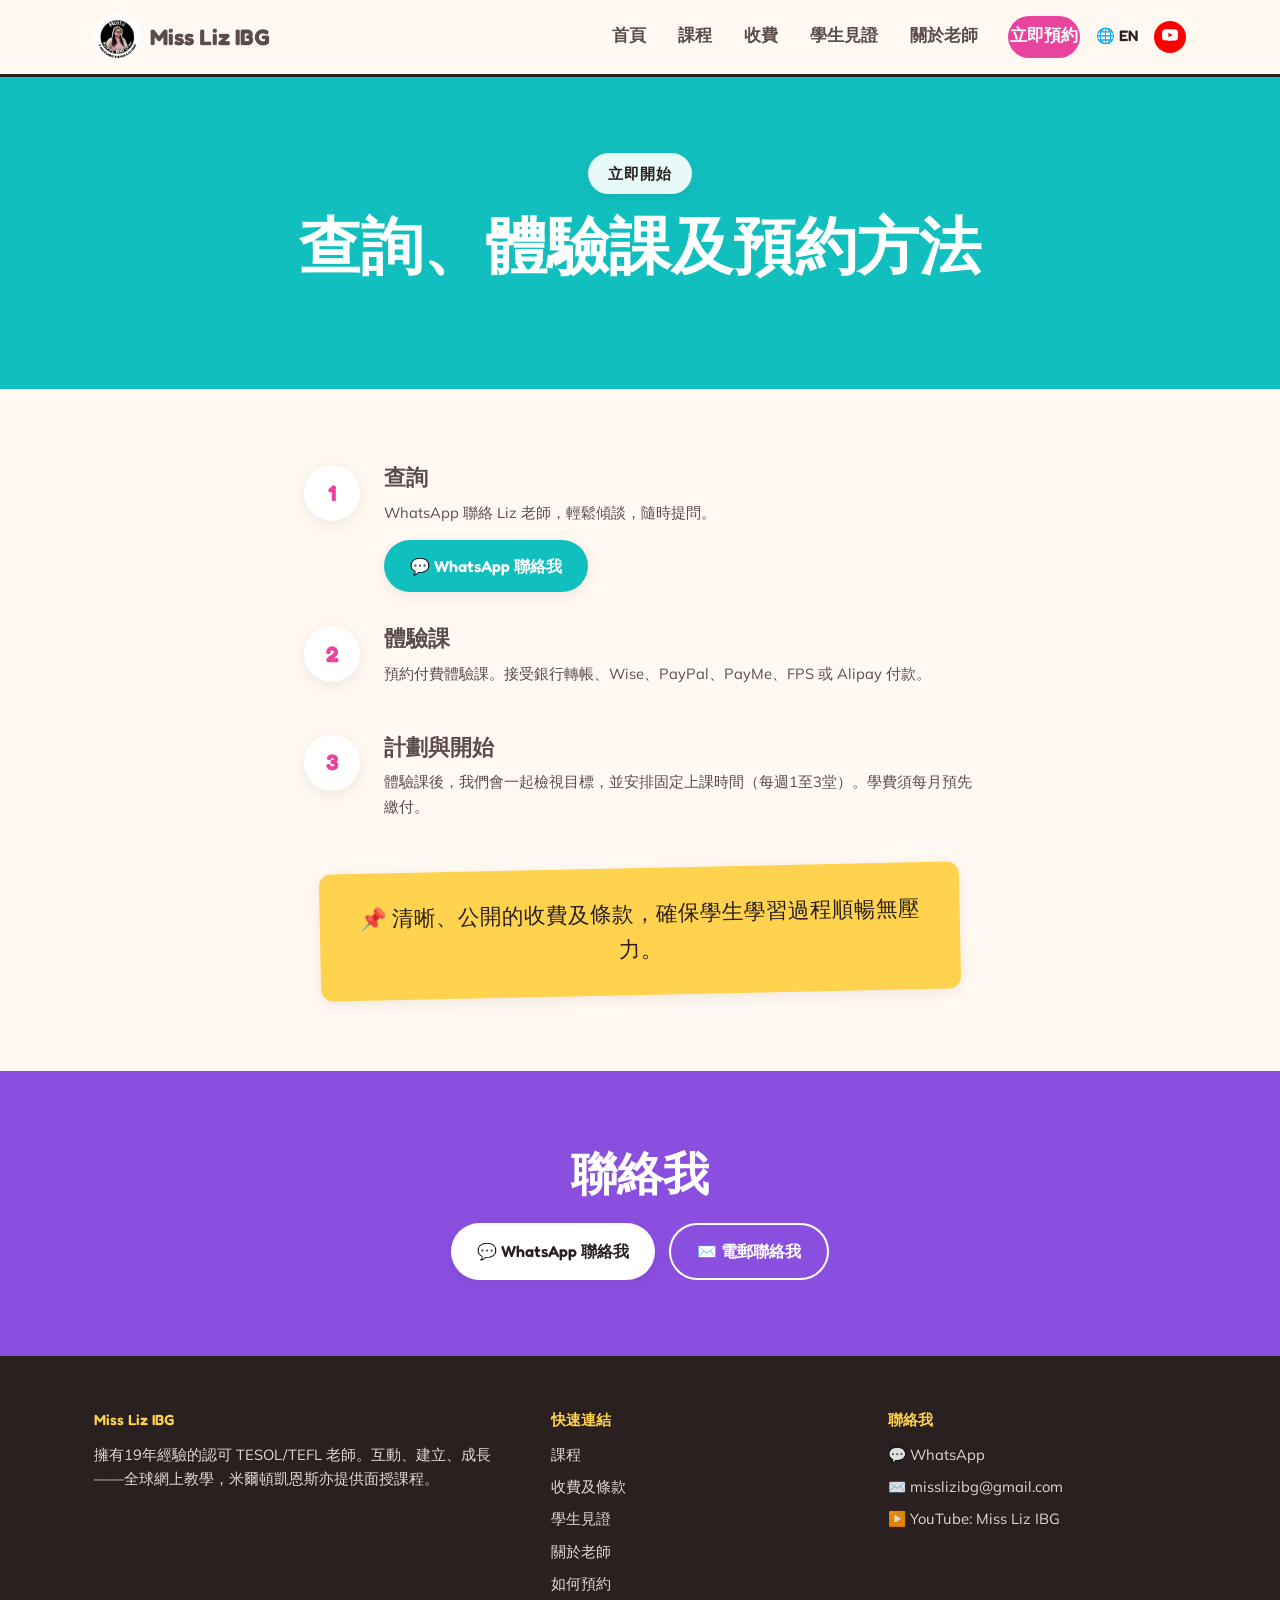
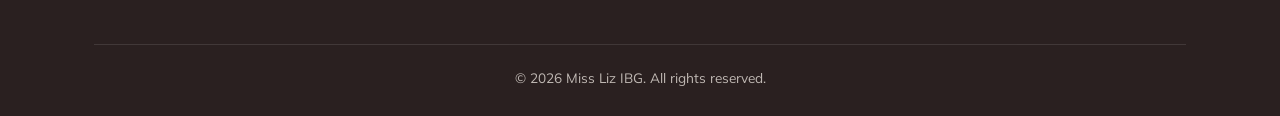
<file: book-zh.html>
<!DOCTYPE html>
<html lang="zh-Hant">
<head>
<meta charset="UTF-8">
<title>查詢、體驗課及預約方法 | Miss Liz IBG</title>
<meta name="viewport" content="width=device-width, initial-scale=1.0">
<meta name="description" content="立即預約 Liz 老師的體驗課。WhatsApp 留言，預約付費體驗課，然後安排固定上課時間。清晰、公開的收費及條款。">
<link rel="canonical" href="https://misslizibg.com/book-zh.html">
<link rel="alternate" hreflang="en" href="https://misslizibg.com/book.html">
<link rel="alternate" hreflang="zh-Hant" href="https://misslizibg.com/book-zh.html">
<meta property="og:title" content="查詢、體驗課及預約方法 | Miss Liz IBG">
<meta property="og:type" content="website">
<meta property="og:url" content="https://misslizibg.com/book-zh.html">
<link rel="icon" href="images/logo.png">
<link rel="preconnect" href="https://fonts.googleapis.com">
<link href="https://fonts.googleapis.com/css2?family=Fredoka:wght@500;600;700&family=Mulish:wght@400;600;700;800&display=swap" rel="stylesheet">
<link rel="stylesheet" href="css/style.css">
</head>
<body class="zh">

<nav class="site-nav">
  <div class="nav-inner">
    <a class="nav-brand" href="index-zh.html"><img src="images/logo.png" alt="Miss Liz IBG logo"> Miss Liz IBG</a>
    <button class="nav-toggle" onclick="document.getElementById('navlinks').classList.toggle('open')">☰</button>
    <div class="nav-links" id="navlinks">
      <a href="index-zh.html">首頁</a>
      <a href="lessons-zh.html">課程</a>
      <a href="fees-zh.html">收費</a>
      <a href="testimonials-zh.html">學生見證</a>
      <a href="about-zh.html">關於老師</a>
      <div class="nav-right">
        <a class="nav-cta" href="book-zh.html">立即預約</a>
        <a class="nav-lang" href="book.html" aria-label="English version">🌐 EN</a>
        <a class="nav-yt" href="https://www.youtube.com/@MissLizIBG" target="_blank" rel="noopener" aria-label="YouTube channel">
          <svg viewBox="0 0 24 24" fill="currentColor"><path d="M23.5 6.2a3 3 0 0 0-2.1-2.1C19.5 3.5 12 3.5 12 3.5s-7.5 0-9.4.6A3 3 0 0 0 .5 6.2 31.6 31.6 0 0 0 0 12a31.6 31.6 0 0 0 .5 5.8 3 3 0 0 0 2.1 2.1c1.9.6 9.4.6 9.4.6s7.5 0 9.4-.6a3 3 0 0 0 2.1-2.1A31.6 31.6 0 0 0 24 12a31.6 31.6 0 0 0-.5-5.8ZM9.6 15.5v-7l6.3 3.5-6.3 3.5Z"/></svg>
        </a>
      </div>
    </div>
  </div>
</nav>

<header class="band band-teal">
  <div class="container text-center">
    <span class="eyebrow" style="background:rgba(255,255,255,0.9);">立即開始</span>
    <h1>查詢、體驗課及預約方法</h1>
  </div>
</header>

<section class="band band-cream">
  <div class="container" style="max-width:720px;">

    <div class="step">
      <div class="num">1</div>
      <div>
        <h3>查詢</h3>
        <p>WhatsApp 聯絡 Liz 老師，輕鬆傾談，隨時提問。</p>
        <a class="btn btn-teal" href="https://wa.me/85292589612" target="_blank" rel="noopener">💬 WhatsApp 聯絡我</a>
      </div>
    </div>

    <div class="step">
      <div class="num">2</div>
      <div>
        <h3>體驗課</h3>
        <p>預約付費體驗課。接受銀行轉帳、Wise、PayPal、PayMe、FPS 或 Alipay 付款。</p>
      </div>
    </div>

    <div class="step">
      <div class="num">3</div>
      <div>
        <h3>計劃與開始</h3>
        <p>體驗課後，我們會一起檢視目標，並安排固定上課時間（每週1至3堂）。學費須每月預先繳付。</p>
      </div>
    </div>

    <div class="sticky-note mx-auto text-center" style="margin-top:20px;">
      📌 清晰、公開的收費及條款，確保學生學習過程順暢無壓力。
    </div>
  </div>
</section>

<section class="band band-purple">
  <div class="container text-center">
    <h2>聯絡我</h2>
    <div class="btn-row" style="justify-content:center; margin-top:20px;">
      <a class="btn btn-white" href="https://wa.me/85292589612" target="_blank" rel="noopener">💬 WhatsApp 聯絡我</a>
      <a class="btn btn-outline" href="mailto:misslizibg@gmail.com">✉️ 電郵聯絡我</a>
    </div>
  </div>
</section>

<footer class="site-footer">
  <div class="container">
    <div class="footer-grid">
      <div>
        <h4>Miss Liz IBG</h4>
        <p style="opacity:0.85;">擁有19年經驗的認可 TESOL/TEFL 老師。互動、建立、成長——全球網上教學，米爾頓凱恩斯亦提供面授課程。</p>
      </div>
      <div>
        <h4>快速連結</h4>
        <a href="lessons-zh.html">課程</a>
        <a href="fees-zh.html">收費及條款</a>
        <a href="testimonials-zh.html">學生見證</a>
        <a href="about-zh.html">關於老師</a>
        <a href="book-zh.html">如何預約</a>
      </div>
      <div>
        <h4>聯絡我</h4>
        <a href="https://wa.me/85292589612" target="_blank" rel="noopener">💬 WhatsApp</a>
        <a href="mailto:misslizibg@gmail.com">✉️ misslizibg@gmail.com</a>
        <a href="https://www.youtube.com/@MissLizIBG" target="_blank" rel="noopener">▶️ YouTube: Miss Liz IBG</a>
      </div>
    </div>
    <div class="footer-bottom">© 2026 Miss Liz IBG. All rights reserved.</div>
  </div>
</footer>

</body>
</html>
</file>
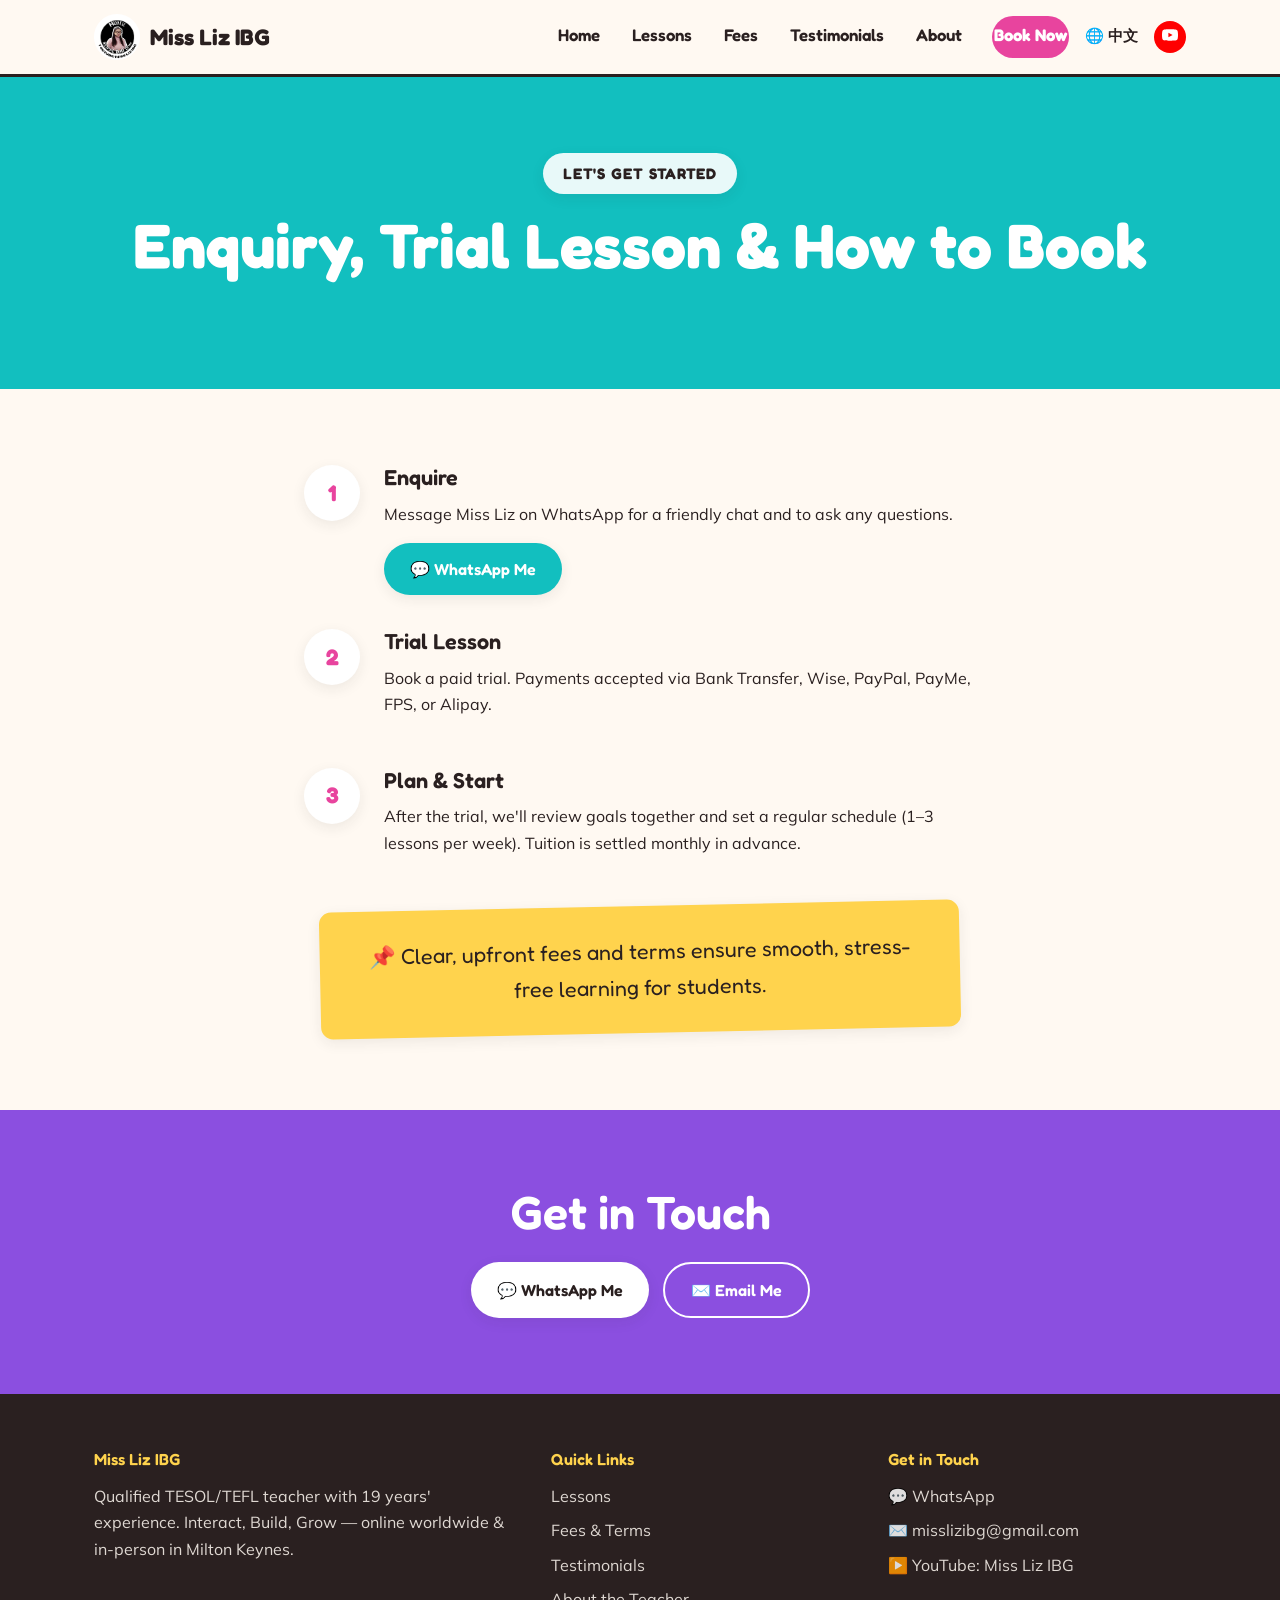
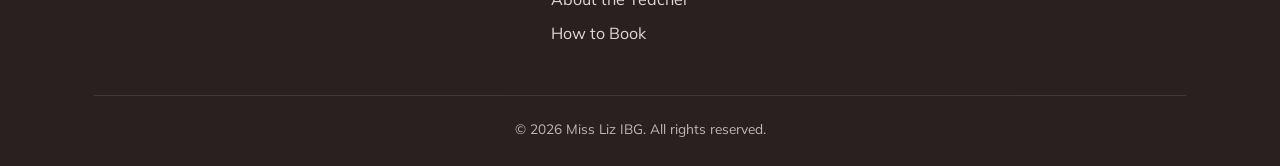
<file: book.html>
<!DOCTYPE html>
<html lang="en">
<head>
<meta charset="UTF-8">
<title>Enquiry, Trial Lesson & How to Book | Miss Liz IBG</title>
<meta name="viewport" content="width=device-width, initial-scale=1.0">
<meta name="description" content="Book a trial lesson with Miss Liz. Message on WhatsApp, book a paid trial, then set your regular schedule. Clear, upfront fees and terms.">
<link rel="canonical" href="https://misslizibg.com/book.html">
<link rel="alternate" hreflang="zh-Hant" href="https://misslizibg.com/book-zh.html">
<link rel="alternate" hreflang="en" href="https://misslizibg.com/book.html">
<meta property="og:title" content="Enquiry, Trial Lesson & How to Book | Miss Liz IBG">
<meta property="og:type" content="website">
<meta property="og:url" content="https://misslizibg.com/book.html">
<link rel="icon" href="images/logo.png">
<link rel="preconnect" href="https://fonts.googleapis.com">
<link href="https://fonts.googleapis.com/css2?family=Fredoka:wght@500;600;700&family=Mulish:wght@400;600;700;800&display=swap" rel="stylesheet">
<link rel="stylesheet" href="css/style.css">
</head>
<body>

<nav class="site-nav">
  <div class="nav-inner">
    <a class="nav-brand" href="index.html"><img src="images/logo.png" alt="Miss Liz IBG logo"> Miss Liz IBG</a>
    <button class="nav-toggle" onclick="document.getElementById('navlinks').classList.toggle('open')">☰</button>
    <div class="nav-links" id="navlinks">
      <a href="index.html">Home</a>
      <a href="lessons.html">Lessons</a>
      <a href="fees.html">Fees</a>
      <a href="testimonials.html">Testimonials</a>
      <a href="about.html">About</a>
      <div class="nav-right">
        <a class="nav-cta" href="book.html">Book Now</a>
        <a class="nav-lang" href="book-zh.html" aria-label="中文版">🌐 中文</a>
        <a class="nav-yt" href="https://www.youtube.com/@MissLizIBG" target="_blank" rel="noopener" aria-label="YouTube channel">
          <svg viewBox="0 0 24 24" fill="currentColor"><path d="M23.5 6.2a3 3 0 0 0-2.1-2.1C19.5 3.5 12 3.5 12 3.5s-7.5 0-9.4.6A3 3 0 0 0 .5 6.2 31.6 31.6 0 0 0 0 12a31.6 31.6 0 0 0 .5 5.8 3 3 0 0 0 2.1 2.1c1.9.6 9.4.6 9.4.6s7.5 0 9.4-.6a3 3 0 0 0 2.1-2.1A31.6 31.6 0 0 0 24 12a31.6 31.6 0 0 0-.5-5.8ZM9.6 15.5v-7l6.3 3.5-6.3 3.5Z"/></svg>
        </a>
      </div>
    </div>
  </div>
</nav>

<header class="band band-teal">
  <div class="container text-center">
    <span class="eyebrow" style="background:rgba(255,255,255,0.9);">Let's get started</span>
    <h1>Enquiry, Trial Lesson & How to Book</h1>
  </div>
</header>

<section class="band band-cream">
  <div class="container" style="max-width:720px;">

    <div class="step">
      <div class="num">1</div>
      <div>
        <h3>Enquire</h3>
        <p>Message Miss Liz on WhatsApp for a friendly chat and to ask any questions.</p>
        <a class="btn btn-teal" href="https://wa.me/85292589612" target="_blank" rel="noopener">💬 WhatsApp Me</a>
      </div>
    </div>

    <div class="step">
      <div class="num">2</div>
      <div>
        <h3>Trial Lesson</h3>
        <p>Book a paid trial. Payments accepted via Bank Transfer, Wise, PayPal, PayMe, FPS, or Alipay.</p>
      </div>
    </div>

    <div class="step">
      <div class="num">3</div>
      <div>
        <h3>Plan & Start</h3>
        <p>After the trial, we'll review goals together and set a regular schedule (1–3 lessons per week). Tuition is settled monthly in advance.</p>
      </div>
    </div>

    <div class="sticky-note mx-auto text-center" style="margin-top:20px;">
      📌 Clear, upfront fees and terms ensure smooth, stress-free learning for students.
    </div>
  </div>
</section>

<section class="band band-purple">
  <div class="container text-center">
    <h2>Get in Touch</h2>
    <div class="btn-row" style="justify-content:center; margin-top:20px;">
      <a class="btn btn-white" href="https://wa.me/85292589612" target="_blank" rel="noopener">💬 WhatsApp Me</a>
      <a class="btn btn-outline" href="mailto:misslizibg@gmail.com">✉️ Email Me</a>
    </div>
  </div>
</section>

<footer class="site-footer">
  <div class="container">
    <div class="footer-grid">
      <div>
        <h4>Miss Liz IBG</h4>
        <p style="opacity:0.85;">Qualified TESOL/TEFL teacher with 19 years' experience. Interact, Build, Grow — online worldwide & in-person in Milton Keynes.</p>
      </div>
      <div>
        <h4>Quick Links</h4>
        <a href="lessons.html">Lessons</a>
        <a href="fees.html">Fees & Terms</a>
        <a href="testimonials.html">Testimonials</a>
        <a href="about.html">About the Teacher</a>
        <a href="book.html">How to Book</a>
      </div>
      <div>
        <h4>Get in Touch</h4>
        <a href="https://wa.me/85292589612" target="_blank" rel="noopener">💬 WhatsApp</a>
        <a href="mailto:misslizibg@gmail.com">✉️ misslizibg@gmail.com</a>
        <a href="https://www.youtube.com/@MissLizIBG" target="_blank" rel="noopener">▶️ YouTube: Miss Liz IBG</a>
      </div>
    </div>
    <div class="footer-bottom">© 2026 Miss Liz IBG. All rights reserved.</div>
  </div>
</footer>

</body>
</html>
</file>
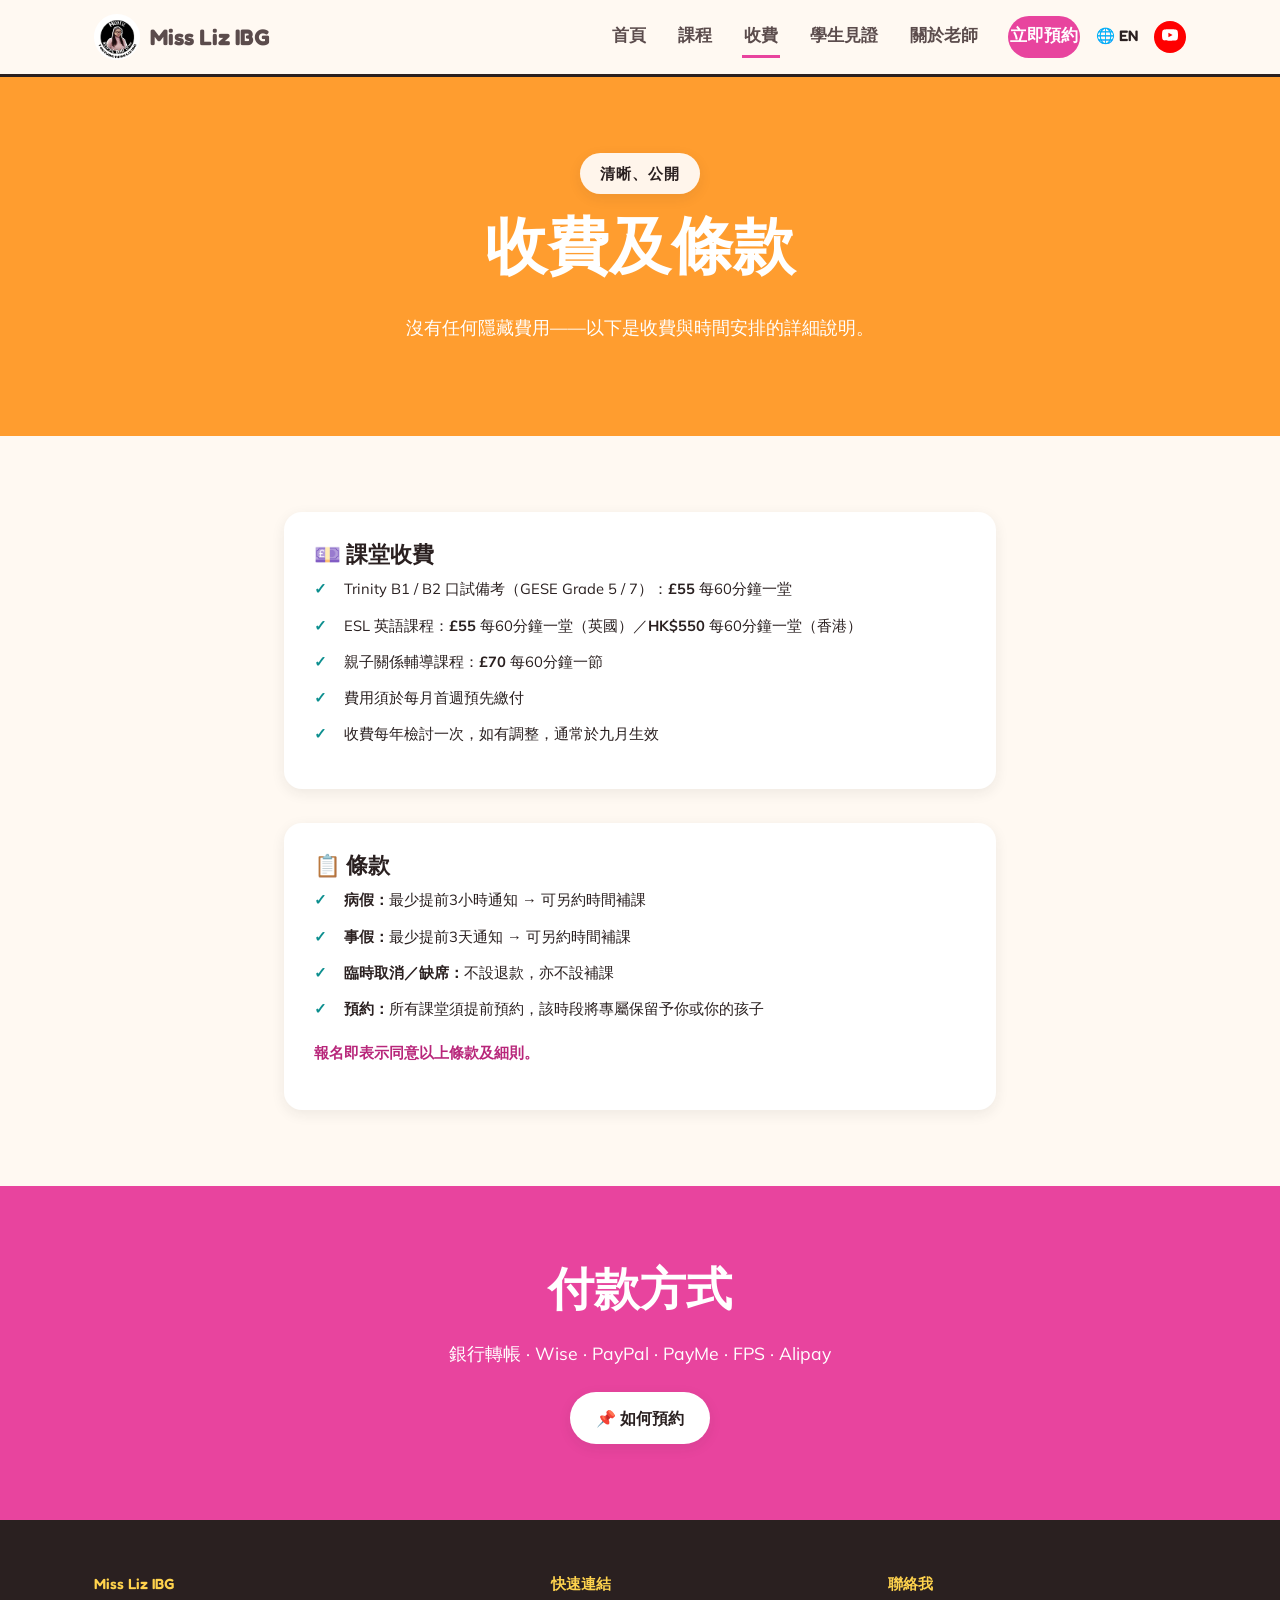
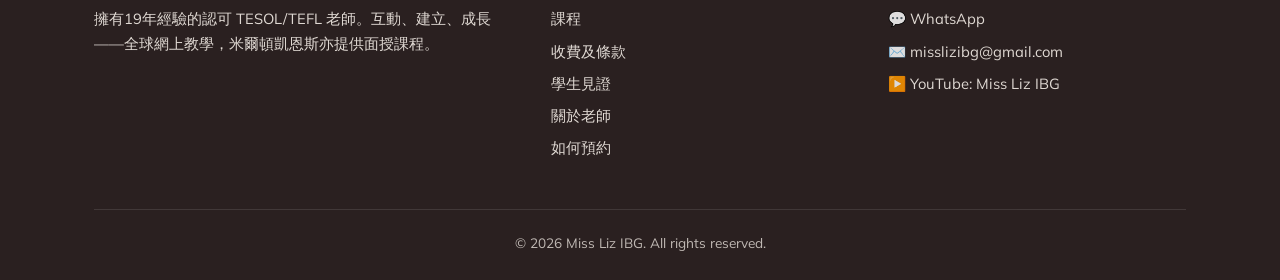
<file: fees-zh.html>
<!DOCTYPE html>
<html lang="zh-Hant">
<head>
<meta charset="UTF-8">
<title>收費及條款 | Miss Liz IBG</title>
<meta name="viewport" content="width=device-width, initial-scale=1.0">
<meta name="description" content="Liz 老師一對一英語課程的清晰、公開收費及條款——英國 £55／小時，香港 HK$550／小時，每月繳費，彈性調堂安排。">
<link rel="canonical" href="https://misslizibg.com/fees-zh.html">
<link rel="alternate" hreflang="en" href="https://misslizibg.com/fees.html">
<link rel="alternate" hreflang="zh-Hant" href="https://misslizibg.com/fees-zh.html">
<meta property="og:title" content="收費及條款 | Miss Liz IBG">
<meta property="og:type" content="website">
<meta property="og:url" content="https://misslizibg.com/fees-zh.html">
<link rel="icon" href="images/logo.png">
<link rel="preconnect" href="https://fonts.googleapis.com">
<link href="https://fonts.googleapis.com/css2?family=Fredoka:wght@500;600;700&family=Mulish:wght@400;600;700;800&display=swap" rel="stylesheet">
<link rel="stylesheet" href="css/style.css">
</head>
<body class="zh">

<nav class="site-nav">
  <div class="nav-inner">
    <a class="nav-brand" href="index-zh.html"><img src="images/logo.png" alt="Miss Liz IBG logo"> Miss Liz IBG</a>
    <button class="nav-toggle" onclick="document.getElementById('navlinks').classList.toggle('open')">☰</button>
    <div class="nav-links" id="navlinks">
      <a href="index-zh.html">首頁</a>
      <a href="lessons-zh.html">課程</a>
      <a href="fees-zh.html" class="active">收費</a>
      <a href="testimonials-zh.html">學生見證</a>
      <a href="about-zh.html">關於老師</a>
      <div class="nav-right">
        <a class="nav-cta" href="book-zh.html">立即預約</a>
        <a class="nav-lang" href="fees.html" aria-label="English version">🌐 EN</a>
        <a class="nav-yt" href="https://www.youtube.com/@MissLizIBG" target="_blank" rel="noopener" aria-label="YouTube channel">
          <svg viewBox="0 0 24 24" fill="currentColor"><path d="M23.5 6.2a3 3 0 0 0-2.1-2.1C19.5 3.5 12 3.5 12 3.5s-7.5 0-9.4.6A3 3 0 0 0 .5 6.2 31.6 31.6 0 0 0 0 12a31.6 31.6 0 0 0 .5 5.8 3 3 0 0 0 2.1 2.1c1.9.6 9.4.6 9.4.6s7.5 0 9.4-.6a3 3 0 0 0 2.1-2.1A31.6 31.6 0 0 0 24 12a31.6 31.6 0 0 0-.5-5.8ZM9.6 15.5v-7l6.3 3.5-6.3 3.5Z"/></svg>
        </a>
      </div>
    </div>
  </div>
</nav>

<header class="band band-orange">
  <div class="container text-center">
    <span class="eyebrow" style="background:rgba(255,255,255,0.9);">清晰、公開</span>
    <h1>收費及條款</h1>
    <p class="max-prose mx-auto" style="font-size:1.1rem;">沒有任何隱藏費用——以下是收費與時間安排的詳細說明。</p>
  </div>
</header>

<section class="band band-cream">
  <div class="container" style="max-width:760px;">
    <div class="card" style="margin-bottom:34px;">
      <h3>💷 課堂收費</h3>
      <ul class="check">
        <li>Trinity B1 / B2 口試備考（GESE Grade 5 / 7）：<strong>£55</strong> 每60分鐘一堂</li>
        <li>ESL 英語課程：<strong>£55</strong> 每60分鐘一堂（英國）／<strong>HK$550</strong> 每60分鐘一堂（香港）</li>
        <li>親子關係輔導課程：<strong>£70</strong> 每60分鐘一節</li>
        <li>費用須於每月首週預先繳付</li>
        <li>收費每年檢討一次，如有調整，通常於九月生效</li>
      </ul>
    </div>

    <div class="card">
      <h3>📋 條款</h3>
      <ul class="check">
        <li><strong>病假：</strong>最少提前3小時通知 → 可另約時間補課</li>
        <li><strong>事假：</strong>最少提前3天通知 → 可另約時間補課</li>
        <li><strong>臨時取消／缺席：</strong>不設退款，亦不設補課</li>
        <li><strong>預約：</strong>所有課堂須提前預約，該時段將專屬保留予你或你的孩子</li>
      </ul>
      <p style="margin-top:20px; font-weight:700; color:var(--pink-dark);">報名即表示同意以上條款及細則。</p>
    </div>
  </div>
</section>

<section class="band band-pink">
  <div class="container text-center">
    <h2>付款方式</h2>
    <p style="font-size:1.1rem;">銀行轉帳 · Wise · PayPal · PayMe · FPS · Alipay</p>
    <div class="btn-row" style="justify-content:center; margin-top:24px;">
      <a class="btn btn-white" href="book-zh.html">📌 如何預約</a>
    </div>
  </div>
</section>

<footer class="site-footer">
  <div class="container">
    <div class="footer-grid">
      <div>
        <h4>Miss Liz IBG</h4>
        <p style="opacity:0.85;">擁有19年經驗的認可 TESOL/TEFL 老師。互動、建立、成長——全球網上教學，米爾頓凱恩斯亦提供面授課程。</p>
      </div>
      <div>
        <h4>快速連結</h4>
        <a href="lessons-zh.html">課程</a>
        <a href="fees-zh.html">收費及條款</a>
        <a href="testimonials-zh.html">學生見證</a>
        <a href="about-zh.html">關於老師</a>
        <a href="book-zh.html">如何預約</a>
      </div>
      <div>
        <h4>聯絡我</h4>
        <a href="https://wa.me/85292589612" target="_blank" rel="noopener">💬 WhatsApp</a>
        <a href="mailto:misslizibg@gmail.com">✉️ misslizibg@gmail.com</a>
        <a href="https://www.youtube.com/@MissLizIBG" target="_blank" rel="noopener">▶️ YouTube: Miss Liz IBG</a>
      </div>
    </div>
    <div class="footer-bottom">© 2026 Miss Liz IBG. All rights reserved.</div>
  </div>
</footer>

</body>
</html>
</file>
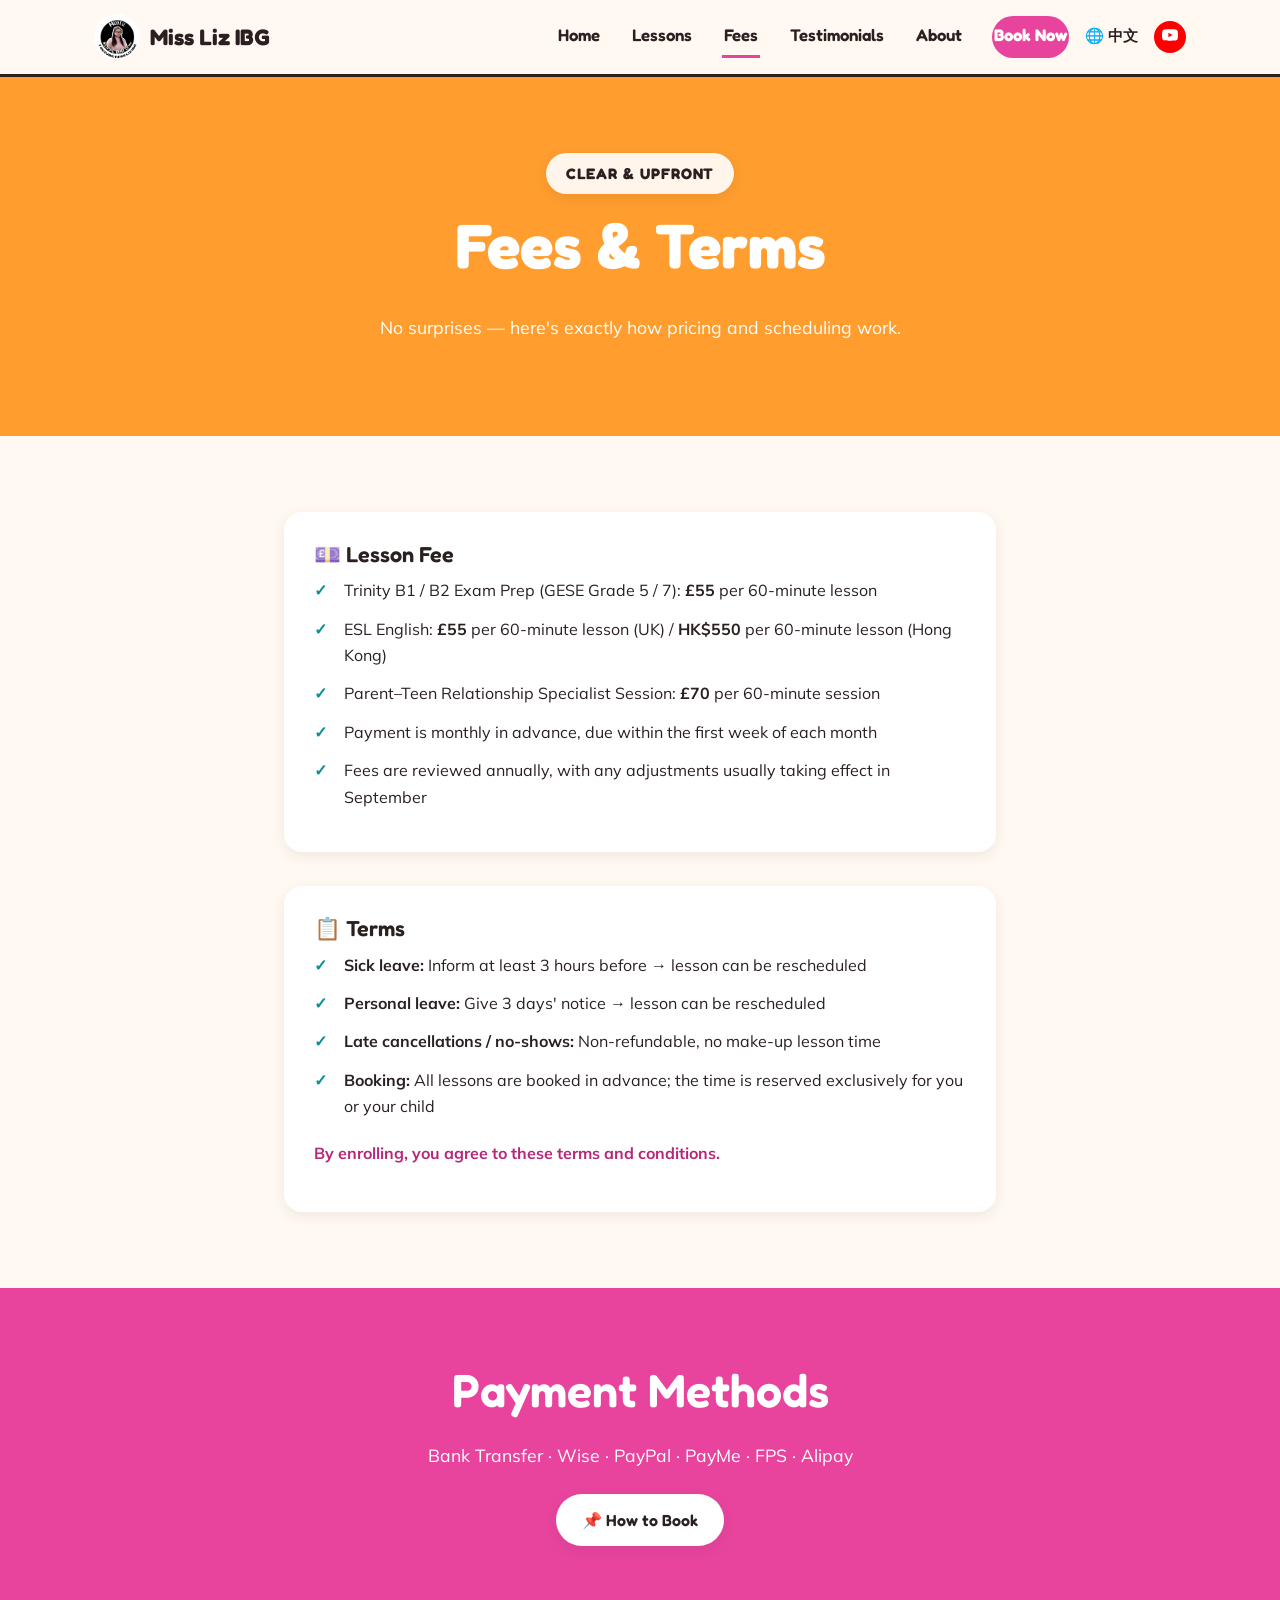
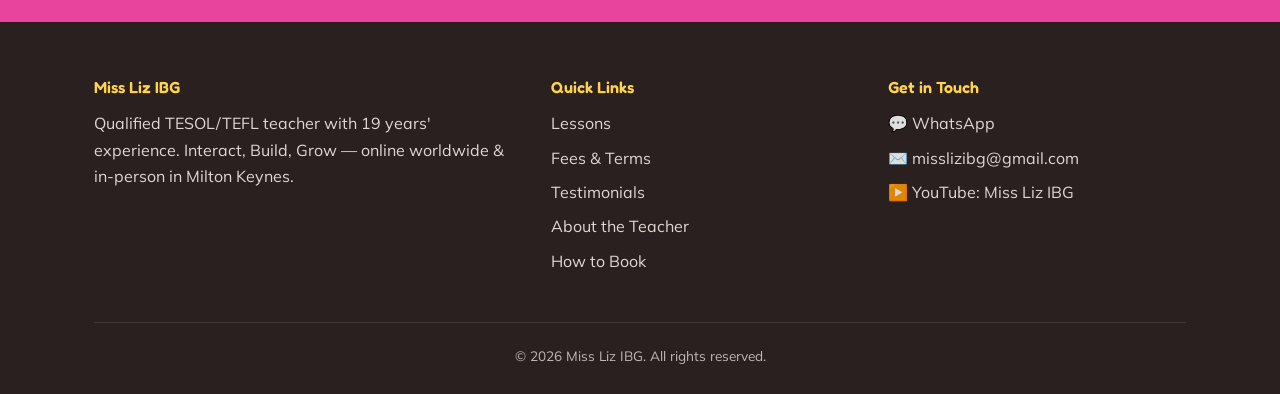
<file: fees.html>
<!DOCTYPE html>
<html lang="en">
<head>
<meta charset="UTF-8">
<title>Fees & Terms | Miss Liz IBG</title>
<meta name="viewport" content="width=device-width, initial-scale=1.0">
<meta name="description" content="Clear, upfront pricing and terms for 1-to-1 English lessons with Miss Liz — £55/hour (UK) or HK$550/hour (Hong Kong), monthly billing, flexible rescheduling policy.">
<link rel="canonical" href="https://misslizibg.com/fees.html">
<link rel="alternate" hreflang="zh-Hant" href="https://misslizibg.com/fees-zh.html">
<link rel="alternate" hreflang="en" href="https://misslizibg.com/fees.html">
<meta property="og:title" content="Fees & Terms | Miss Liz IBG">
<meta property="og:type" content="website">
<meta property="og:url" content="https://misslizibg.com/fees.html">
<link rel="icon" href="images/logo.png">
<link rel="preconnect" href="https://fonts.googleapis.com">
<link href="https://fonts.googleapis.com/css2?family=Fredoka:wght@500;600;700&family=Mulish:wght@400;600;700;800&display=swap" rel="stylesheet">
<link rel="stylesheet" href="css/style.css">
</head>
<body>

<nav class="site-nav">
  <div class="nav-inner">
    <a class="nav-brand" href="index.html"><img src="images/logo.png" alt="Miss Liz IBG logo"> Miss Liz IBG</a>
    <button class="nav-toggle" onclick="document.getElementById('navlinks').classList.toggle('open')">☰</button>
    <div class="nav-links" id="navlinks">
      <a href="index.html">Home</a>
      <a href="lessons.html">Lessons</a>
      <a href="fees.html" class="active">Fees</a>
      <a href="testimonials.html">Testimonials</a>
      <a href="about.html">About</a>
      <div class="nav-right">
        <a class="nav-cta" href="book.html">Book Now</a>
        <a class="nav-lang" href="fees-zh.html" aria-label="中文版">🌐 中文</a>
        <a class="nav-yt" href="https://www.youtube.com/@MissLizIBG" target="_blank" rel="noopener" aria-label="YouTube channel">
          <svg viewBox="0 0 24 24" fill="currentColor"><path d="M23.5 6.2a3 3 0 0 0-2.1-2.1C19.5 3.5 12 3.5 12 3.5s-7.5 0-9.4.6A3 3 0 0 0 .5 6.2 31.6 31.6 0 0 0 0 12a31.6 31.6 0 0 0 .5 5.8 3 3 0 0 0 2.1 2.1c1.9.6 9.4.6 9.4.6s7.5 0 9.4-.6a3 3 0 0 0 2.1-2.1A31.6 31.6 0 0 0 24 12a31.6 31.6 0 0 0-.5-5.8ZM9.6 15.5v-7l6.3 3.5-6.3 3.5Z"/></svg>
        </a>
      </div>
    </div>
  </div>
</nav>

<header class="band band-orange">
  <div class="container text-center">
    <span class="eyebrow" style="background:rgba(255,255,255,0.9);">Clear & upfront</span>
    <h1>Fees & Terms</h1>
    <p class="max-prose mx-auto" style="font-size:1.1rem;">No surprises — here's exactly how pricing and scheduling work.</p>
  </div>
</header>

<section class="band band-cream">
  <div class="container" style="max-width:760px;">
    <div class="card" style="margin-bottom:34px;">
      <h3>💷 Lesson Fee</h3>
      <ul class="check">
        <li>Trinity B1 / B2 Exam Prep (GESE Grade 5 / 7): <strong>£55</strong> per 60-minute lesson</li>
        <li>ESL English: <strong>£55</strong> per 60-minute lesson (UK) / <strong>HK$550</strong> per 60-minute lesson (Hong Kong)</li>
        <li>Parent–Teen Relationship Specialist Session: <strong>£70</strong> per 60-minute session</li>
        <li>Payment is monthly in advance, due within the first week of each month</li>
        <li>Fees are reviewed annually, with any adjustments usually taking effect in September</li>
      </ul>
    </div>

    <div class="card">
      <h3>📋 Terms</h3>
      <ul class="check">
        <li><strong>Sick leave:</strong> Inform at least 3 hours before → lesson can be rescheduled</li>
        <li><strong>Personal leave:</strong> Give 3 days' notice → lesson can be rescheduled</li>
        <li><strong>Late cancellations / no-shows:</strong> Non-refundable, no make-up lesson time</li>
        <li><strong>Booking:</strong> All lessons are booked in advance; the time is reserved exclusively for you or your child</li>
      </ul>
      <p style="margin-top:20px; font-weight:700; color:var(--pink-dark);">By enrolling, you agree to these terms and conditions.</p>
    </div>
  </div>
</section>

<section class="band band-pink">
  <div class="container text-center">
    <h2>Payment Methods</h2>
    <p style="font-size:1.1rem;">Bank Transfer · Wise · PayPal · PayMe · FPS · Alipay</p>
    <div class="btn-row" style="justify-content:center; margin-top:24px;">
      <a class="btn btn-white" href="book.html">📌 How to Book</a>
    </div>
  </div>
</section>

<footer class="site-footer">
  <div class="container">
    <div class="footer-grid">
      <div>
        <h4>Miss Liz IBG</h4>
        <p style="opacity:0.85;">Qualified TESOL/TEFL teacher with 19 years' experience. Interact, Build, Grow — online worldwide & in-person in Milton Keynes.</p>
      </div>
      <div>
        <h4>Quick Links</h4>
        <a href="lessons.html">Lessons</a>
        <a href="fees.html">Fees & Terms</a>
        <a href="testimonials.html">Testimonials</a>
        <a href="about.html">About the Teacher</a>
        <a href="book.html">How to Book</a>
      </div>
      <div>
        <h4>Get in Touch</h4>
        <a href="https://wa.me/85292589612" target="_blank" rel="noopener">💬 WhatsApp</a>
        <a href="mailto:misslizibg@gmail.com">✉️ misslizibg@gmail.com</a>
        <a href="https://www.youtube.com/@MissLizIBG" target="_blank" rel="noopener">▶️ YouTube: Miss Liz IBG</a>
      </div>
    </div>
    <div class="footer-bottom">© 2026 Miss Liz IBG. All rights reserved.</div>
  </div>
</footer>

</body>
</html>
</file>
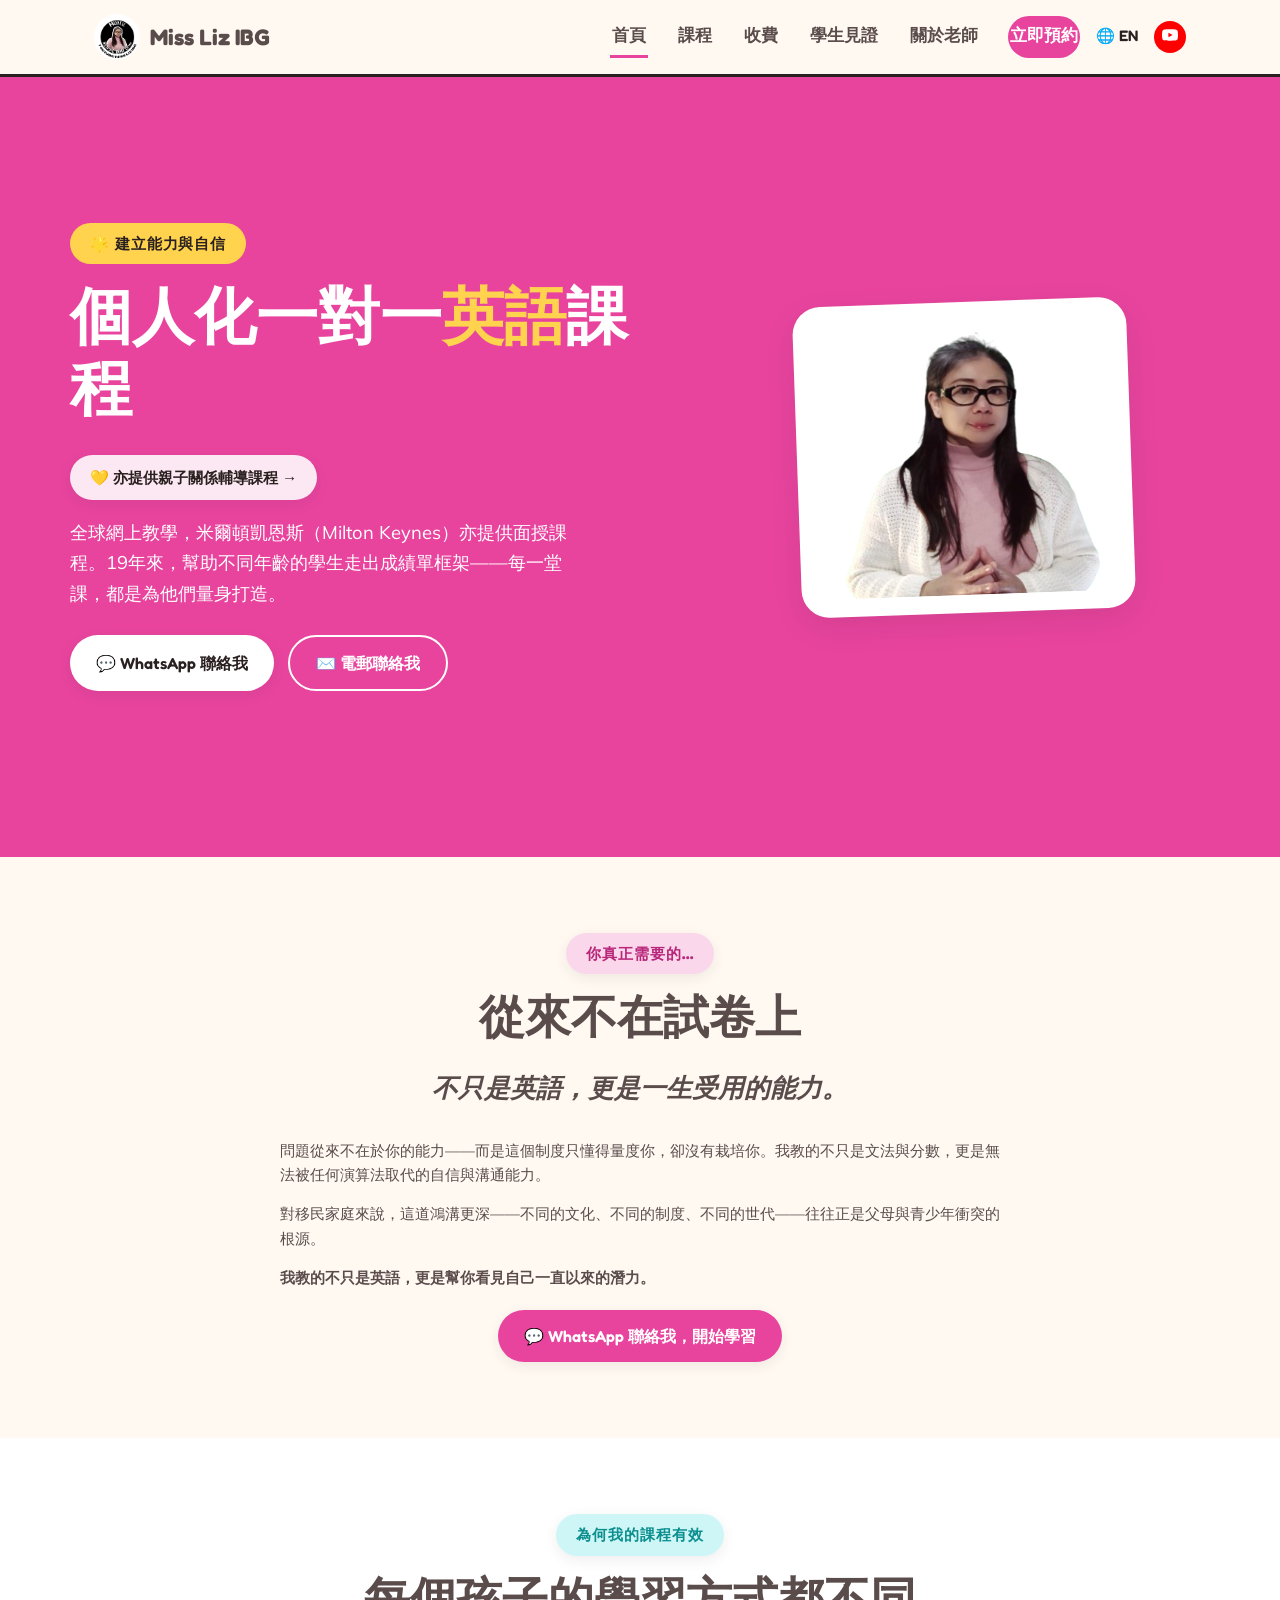
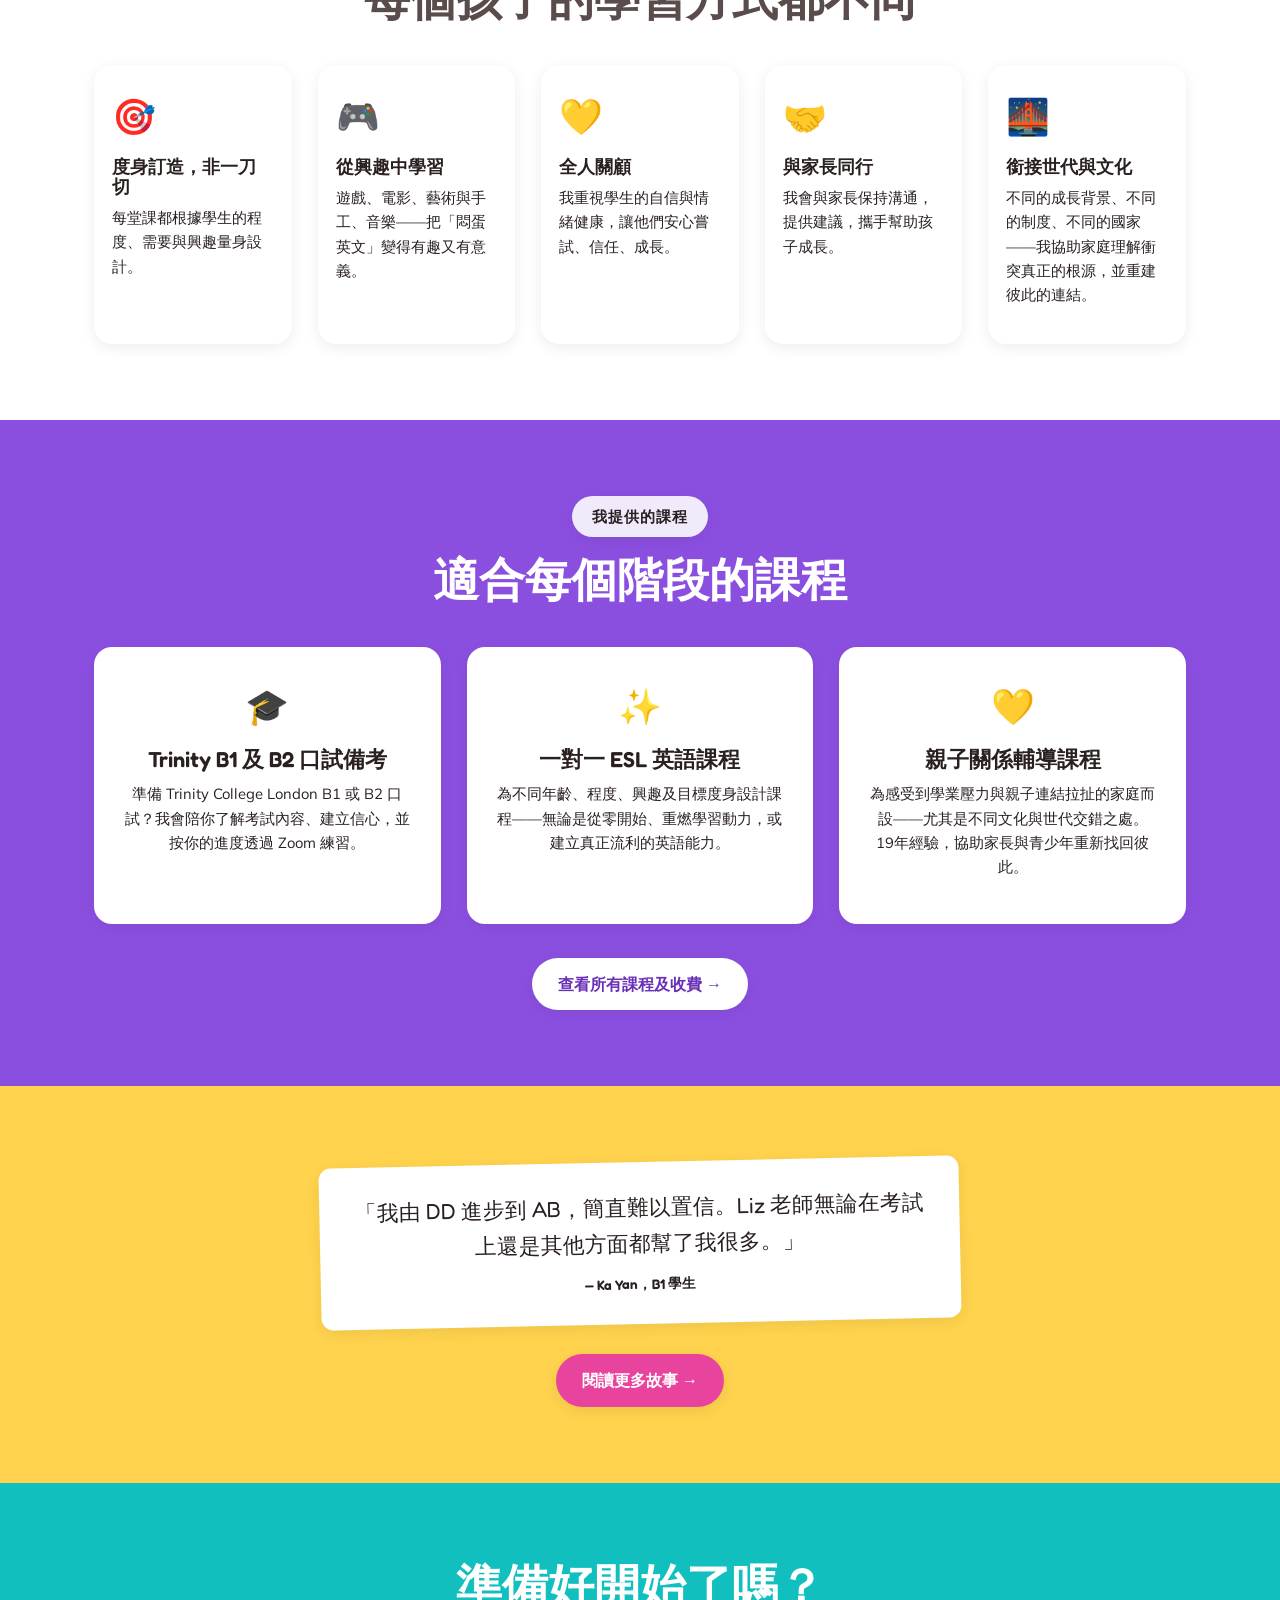
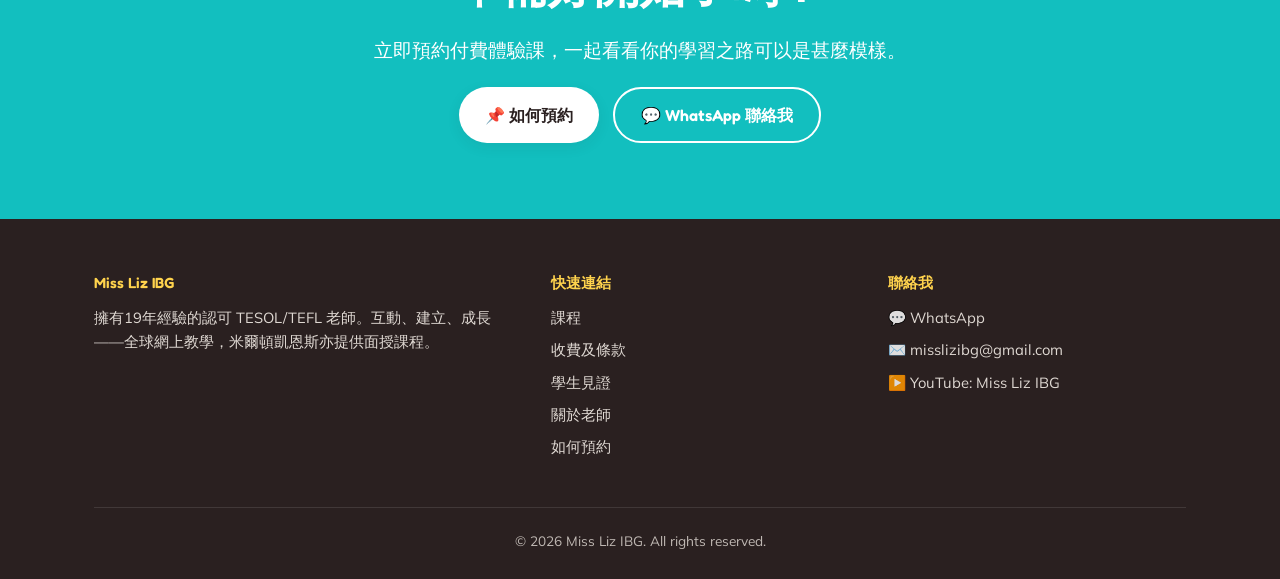
<file: index-zh.html>
<!DOCTYPE html>
<html lang="zh-Hant">
<head>
<meta charset="UTF-8">
<title>Miss Liz IBG | 個人化一對一英語課程 | TESOL TEFL ESL 老師</title>
<meta name="viewport" content="width=device-width, initial-scale=1.0">
<meta name="description" content="與 Liz 老師進行個人化一對一英語課程——擁有19年經驗的認可 TESOL/TEFL 老師。全球網上教學，米爾頓凱恩斯（Milton Keynes）亦提供面授課程。建立超越成績的能力與自信。">
<meta name="keywords" content="Miss Liz IBG, 英語老師, 網上英語課程, TESOL TEFL 老師, Trinity B1 口試備考, Trinity B2 口試備考, Milton Keynes 英語導師, 廣東話英語老師, 親子關係輔導">
<meta name="author" content="Liz Wong">
<link rel="canonical" href="https://misslizibg.com/index-zh.html">
<link rel="alternate" hreflang="en" href="https://misslizibg.com/">
<link rel="alternate" hreflang="zh-Hant" href="https://misslizibg.com/index-zh.html">
<meta property="og:title" content="Miss Liz IBG | 個人化一對一英語課程">
<meta property="og:description" content="擁有19年經驗的認可 TESOL/TEFL 老師。建立超越成績的能力與自信——全球網上教學，米爾頓凱恩斯亦提供面授課程。">
<meta property="og:type" content="website">
<meta property="og:url" content="https://misslizibg.com/index-zh.html">
<meta property="og:image" content="https://misslizibg.com/images/liz-headshot.png">
<meta property="og:locale" content="zh_HK">
<link rel="icon" href="images/logo.png">
<link rel="preconnect" href="https://fonts.googleapis.com">
<link href="https://fonts.googleapis.com/css2?family=Fredoka:wght@500;600;700&family=Mulish:wght@400;600;700;800&display=swap" rel="stylesheet">
<link rel="stylesheet" href="css/style.css">
<script type="application/ld+json">
{
  "@context": "https://schema.org",
  "@graph": [
    {
      "@type": "Person",
      "@id": "https://misslizibg.com/index-zh.html#liz",
      "name": "Liz Wong",
      "alternateName": "Miss Liz",
      "jobTitle": "TESOL/TEFL 英語老師及親子關係輔導專家",
      "description": "擁有19年經驗的認可 TESOL/TEFL 老師。個人化一對一英語課程、Trinity B1 及 B2 口試備考及親子關係輔導。全球網上教學，米爾頓凱恩斯亦提供面授課程。",
      "url": "https://misslizibg.com/index-zh.html",
      "image": "https://misslizibg.com/images/liz-headshot.png",
      "address": {
        "@type": "PostalAddress",
        "addressLocality": "Milton Keynes",
        "addressRegion": "Buckinghamshire",
        "addressCountry": "GB"
      },
      "knowsLanguage": ["en-GB", "yue", "zh-Hans"],
      "sameAs": [
        "https://www.youtube.com/@MissLizIBG",
        "https://lizwong.co.uk"
      ]
    },
    {
      "@type": "WebSite",
      "@id": "https://misslizibg.com/index-zh.html#website",
      "url": "https://misslizibg.com/index-zh.html",
      "name": "Miss Liz IBG | 個人化一對一英語課程",
      "publisher": { "@id": "https://misslizibg.com/index-zh.html#liz" },
      "inLanguage": ["en-GB", "zh-Hant"]
    }
  ]
}
</script>
<style>
/* Mobile: trim empty space under the hero photo */
@media (max-width: 820px){
  header.band-pink{ padding-bottom:36px !important; min-height:0 !important; }
  header.band-pink .hero{ min-height:0 !important; padding-bottom:0 !important; gap:28px !important; }
  header.band-pink .hero-photo-wrap{ margin-bottom:0 !important; padding-bottom:0 !important; min-height:0 !important; }
}
</style>
</head>
<body class="zh">

<nav class="site-nav">
  <div class="nav-inner">
    <a class="nav-brand" href="index-zh.html"><img src="images/logo.png" alt="Miss Liz IBG logo"> Miss Liz IBG</a>
    <button class="nav-toggle" onclick="document.getElementById('navlinks').classList.toggle('open')">☰</button>
    <div class="nav-links" id="navlinks">
      <a href="index-zh.html" class="active">首頁</a>
      <a href="lessons-zh.html">課程</a>
      <a href="fees-zh.html">收費</a>
      <a href="testimonials-zh.html">學生見證</a>
      <a href="about-zh.html">關於老師</a>
      <div class="nav-right">
        <a class="nav-cta" href="book-zh.html">立即預約</a>
        <a class="nav-lang" href="index.html" aria-label="English version">🌐 EN</a>
        <a class="nav-yt" href="https://www.youtube.com/@MissLizIBG" target="_blank" rel="noopener" aria-label="YouTube channel">
          <svg viewBox="0 0 24 24" fill="currentColor"><path d="M23.5 6.2a3 3 0 0 0-2.1-2.1C19.5 3.5 12 3.5 12 3.5s-7.5 0-9.4.6A3 3 0 0 0 .5 6.2 31.6 31.6 0 0 0 0 12a31.6 31.6 0 0 0 .5 5.8 3 3 0 0 0 2.1 2.1c1.9.6 9.4.6 9.4.6s7.5 0 9.4-.6a3 3 0 0 0 2.1-2.1A31.6 31.6 0 0 0 24 12a31.6 31.6 0 0 0-.5-5.8ZM9.6 15.5v-7l6.3 3.5-6.3 3.5Z"/></svg>
        </a>
      </div>
    </div>
  </div>
</nav>

<header class="band band-pink">
  <div class="container hero">
    <div>
      <span class="eyebrow" style="background:var(--yellow); color:var(--ink) !important; box-shadow:none;">🌟 建立能力與自信</span>
      <h1>個人化一對一<span>英語</span>課程</h1>
      <a class="btn-link-pill" href="lessons-zh.html" style="margin-bottom:18px;">💛 亦提供親子關係輔導課程 →</a>
      <p style="font-size:1.15rem; max-width:520px;">全球網上教學，米爾頓凱恩斯（Milton Keynes）亦提供面授課程。19年來，幫助不同年齡的學生走出成績單框架——每一堂課，都是為他們量身打造。</p>
      <div class="btn-row" style="margin-top:26px;">
        <a class="btn btn-white" href="https://wa.me/85292589612" target="_blank" rel="noopener">💬 WhatsApp 聯絡我</a>
        <a class="btn btn-outline" href="mailto:misslizibg@gmail.com">✉️ 電郵聯絡我</a>
      </div>
    </div>
    <div class="hero-photo-wrap" style="max-width:min(400px, 68%); width:100%; margin:0 auto; justify-self:center;">
      <img src="images/liz-headshot.png" alt="Miss Liz, 認可 TESOL TEFL ESL 老師">
    </div>
  </div>
</header>

<section class="band band-cream">
  <div class="container text-center">
    <span class="eyebrow" style="background:var(--pink-soft); color:var(--pink-dark) !important;">你真正需要的...</span>
    <h2>從來不在試卷上</h2>
    <p class="max-prose mx-auto" style="font-family:'Fredoka'; font-size:1.6rem; font-weight:600; font-style:italic; color:var(--ink-soft);">不只是英語，更是一生受用的能力。</p>
    <div class="max-prose mx-auto" style="text-align:left; margin-top:30px;">
      <p>問題從來不在於你的能力——而是這個制度只懂得量度你，卻沒有栽培你。我教的不只是文法與分數，更是無法被任何演算法取代的自信與溝通能力。</p>
      <p>對移民家庭來說，這道鴻溝更深——不同的文化、不同的制度、不同的世代——往往正是父母與青少年衝突的根源。</p>
      <p><strong>我教的不只是英語，更是幫你看見自己一直以來的潛力。</strong></p>
    </div>
    <div class="btn-row" style="justify-content:center; margin-top:20px;">
      <a class="btn btn-pink" href="https://wa.me/85292589612" target="_blank" rel="noopener">💬 WhatsApp 聯絡我，開始學習</a>
    </div>
  </div>
</section>

<section class="band band-white">
  <div class="container text-center">
    <span class="eyebrow" style="background:var(--teal-soft); color:var(--teal-dark) !important;">為何我的課程有效</span>
    <h2>每個孩子的學習方式都不同</h2>
    <div class="card-grid card-grid-5" style="text-align:left;">
      <div class="card">
        <span class="icon">🎯</span>
        <h3>度身訂造，非一刀切</h3>
        <p>每堂課都根據學生的程度、需要與興趣量身設計。</p>
      </div>
      <div class="card">
        <span class="icon">🎮</span>
        <h3>從興趣中學習</h3>
        <p>遊戲、電影、藝術與手工、音樂——把「悶蛋英文」變得有趣又有意義。</p>
      </div>
      <div class="card">
        <span class="icon">💛</span>
        <h3>全人關顧</h3>
        <p>我重視學生的自信與情緒健康，讓他們安心嘗試、信任、成長。</p>
      </div>
      <div class="card">
        <span class="icon">🤝</span>
        <h3>與家長同行</h3>
        <p>我會與家長保持溝通，提供建議，攜手幫助孩子成長。</p>
      </div>
      <div class="card">
        <span class="icon">🌉</span>
        <h3>銜接世代與文化</h3>
        <p>不同的成長背景、不同的制度、不同的國家——我協助家庭理解衝突真正的根源，並重建彼此的連結。</p>
      </div>
    </div>
  </div>
</section>

<section class="band band-purple">
  <div class="container text-center">
    <span class="eyebrow">我提供的課程</span>
    <h2>適合每個階段的課程</h2>
    <div class="card-grid">
      <div class="card">
        <span class="icon">🎓</span>
        <h3>Trinity B1 及 B2 口試備考</h3>
        <p>準備 Trinity College London B1 或 B2 口試？我會陪你了解考試內容、建立信心，並按你的進度透過 Zoom 練習。</p>
      </div>
      <div class="card">
        <span class="icon">✨</span>
        <h3>一對一 ESL 英語課程</h3>
        <p>為不同年齡、程度、興趣及目標度身設計課程——無論是從零開始、重燃學習動力，或建立真正流利的英語能力。</p>
      </div>
      <div class="card">
        <span class="icon">💛</span>
        <h3>親子關係輔導課程</h3>
        <p>為感受到學業壓力與親子連結拉扯的家庭而設——尤其是不同文化與世代交錯之處。19年經驗，協助家長與青少年重新找回彼此。</p>
      </div>
    </div>
    <a class="btn btn-white" style="margin-top:34px; color:var(--purple-dark);" href="lessons-zh.html">查看所有課程及收費 →</a>
  </div>
</section>

<section class="band band-yellow">
  <div class="container text-center">
    <div class="sticky-note mx-auto" style="background:#fff;">
      「我由 DD 進步到 AB，簡直難以置信。Liz 老師無論在考試上還是其他方面都幫了我很多。」
      <div style="font-size:0.85rem; margin-top:12px; font-weight:600;">— Ka Yan，B1 學生</div>
    </div>
    <div style="margin-top:30px;">
      <a class="btn btn-pink" href="testimonials-zh.html">閱讀更多故事 →</a>
    </div>
  </div>
</section>

<section class="band band-teal">
  <div class="container text-center">
    <h2>準備好開始了嗎？</h2>
    <p class="max-prose mx-auto" style="font-size:1.2rem;">立即預約付費體驗課，一起看看你的學習之路可以是甚麼模樣。</p>
    <div class="btn-row" style="justify-content:center; margin-top:20px;">
      <a class="btn btn-white" href="book-zh.html">📌 如何預約</a>
      <a class="btn btn-outline" href="https://wa.me/85292589612" target="_blank" rel="noopener">💬 WhatsApp 聯絡我</a>
    </div>
  </div>
</section>

<footer class="site-footer">
  <div class="container">
    <div class="footer-grid">
      <div>
        <h4>Miss Liz IBG</h4>
        <p style="opacity:0.85;">擁有19年經驗的認可 TESOL/TEFL 老師。互動、建立、成長——全球網上教學，米爾頓凱恩斯亦提供面授課程。</p>
      </div>
      <div>
        <h4>快速連結</h4>
        <a href="lessons-zh.html">課程</a>
        <a href="fees-zh.html">收費及條款</a>
        <a href="testimonials-zh.html">學生見證</a>
        <a href="about-zh.html">關於老師</a>
        <a href="book-zh.html">如何預約</a>
      </div>
      <div>
        <h4>聯絡我</h4>
        <a href="https://wa.me/85292589612" target="_blank" rel="noopener">💬 WhatsApp</a>
        <a href="mailto:misslizibg@gmail.com">✉️ misslizibg@gmail.com</a>
        <a href="https://www.youtube.com/@MissLizIBG" target="_blank" rel="noopener">▶️ YouTube: Miss Liz IBG</a>
      </div>
    </div>
    <div class="footer-bottom">© 2026 Miss Liz IBG. All rights reserved.</div>
  </div>
</footer>

</body>
</html>
</file>
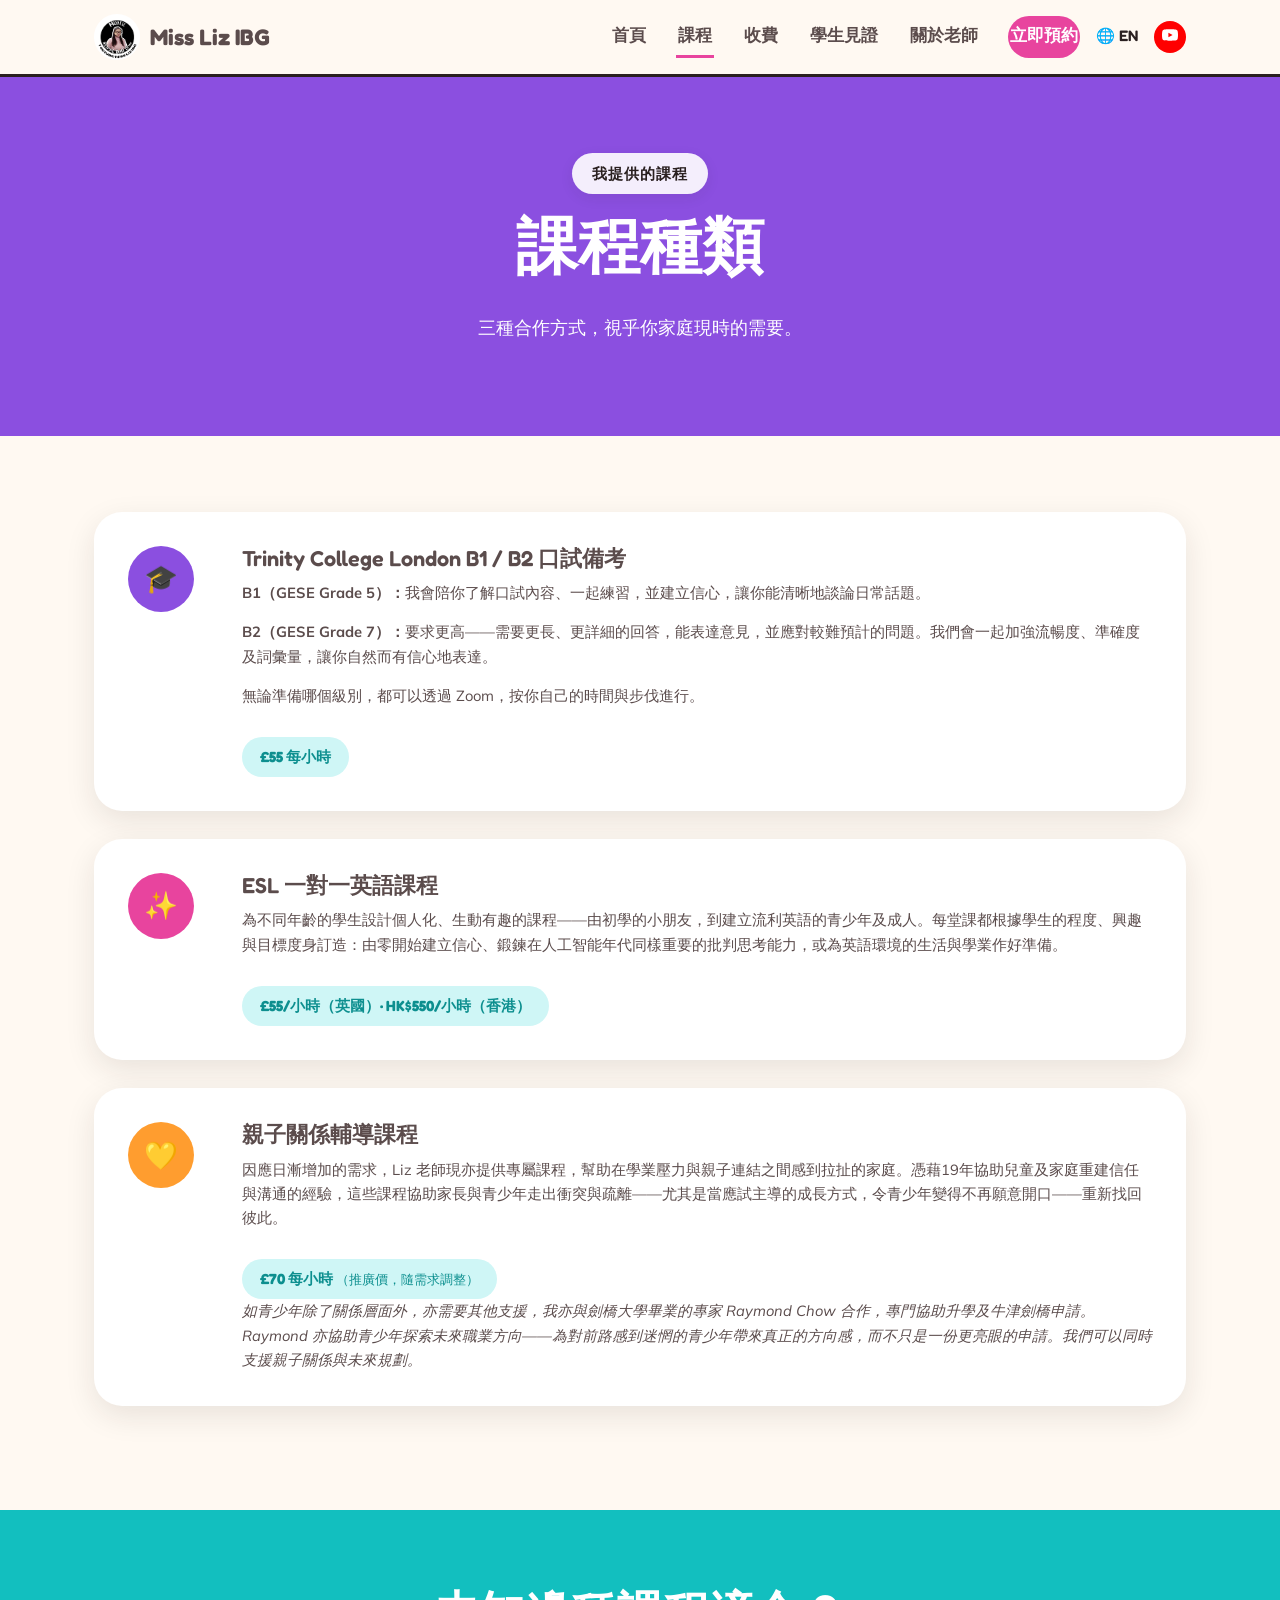
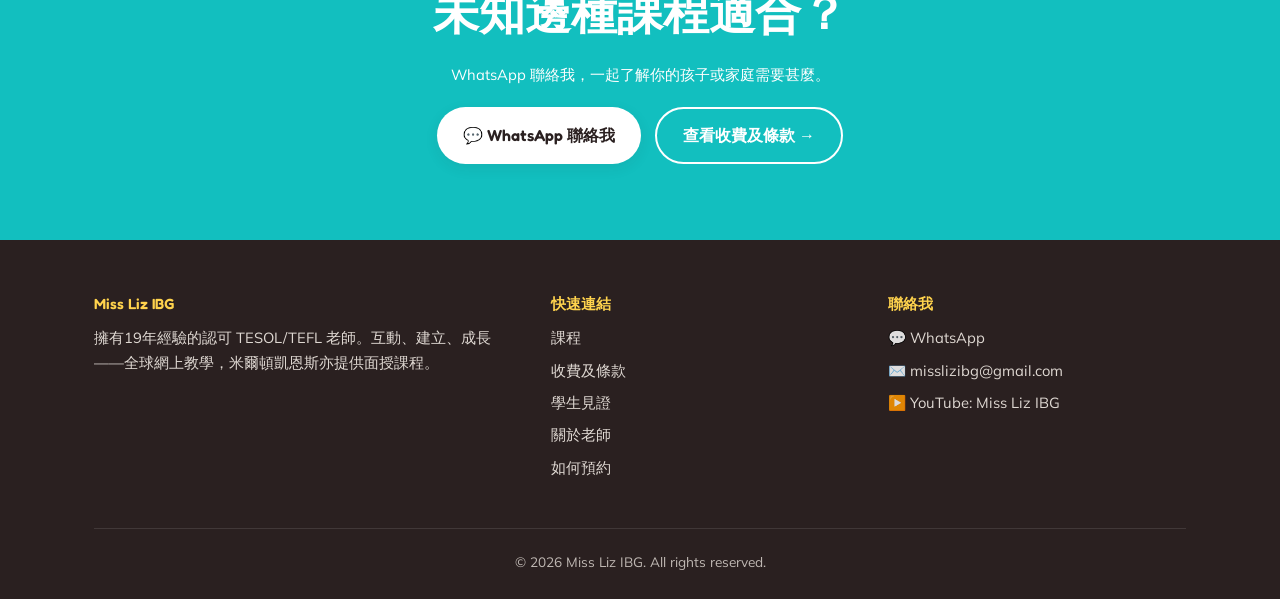
<file: lessons-zh.html>
<!DOCTYPE html>
<html lang="zh-Hant">
<head>
<meta charset="UTF-8">
<title>課程種類及收費 | Miss Liz IBG</title>
<meta name="viewport" content="width=device-width, initial-scale=1.0">
<meta name="description" content="Trinity College London B1 及 B2 口試備考、個人化一對一 ESL 英語課程，以及與 Liz 老師（認可 TESOL/TEFL 老師）進行的親子關係輔導課程。">
<meta name="keywords" content="Trinity B1 口試備考, Trinity B2 口試備考, ESL 課程, 英語導師, 親子關係輔導, 家庭輔導 英國">
<link rel="canonical" href="https://misslizibg.com/lessons-zh.html">
<link rel="alternate" hreflang="en" href="https://misslizibg.com/lessons.html">
<link rel="alternate" hreflang="zh-Hant" href="https://misslizibg.com/lessons-zh.html">
<meta property="og:title" content="課程種類及收費 | Miss Liz IBG">
<meta property="og:type" content="website">
<meta property="og:url" content="https://misslizibg.com/lessons-zh.html">
<link rel="icon" href="images/logo.png">
<link rel="preconnect" href="https://fonts.googleapis.com">
<link href="https://fonts.googleapis.com/css2?family=Fredoka:wght@500;600;700&family=Mulish:wght@400;600;700;800&display=swap" rel="stylesheet">
<link rel="stylesheet" href="css/style.css">
</head>
<body class="zh">

<nav class="site-nav">
  <div class="nav-inner">
    <a class="nav-brand" href="index-zh.html"><img src="images/logo.png" alt="Miss Liz IBG logo"> Miss Liz IBG</a>
    <button class="nav-toggle" onclick="document.getElementById('navlinks').classList.toggle('open')">☰</button>
    <div class="nav-links" id="navlinks">
      <a href="index-zh.html">首頁</a>
      <a href="lessons-zh.html" class="active">課程</a>
      <a href="fees-zh.html">收費</a>
      <a href="testimonials-zh.html">學生見證</a>
      <a href="about-zh.html">關於老師</a>
      <div class="nav-right">
        <a class="nav-cta" href="book-zh.html">立即預約</a>
        <a class="nav-lang" href="lessons.html" aria-label="English version">🌐 EN</a>
        <a class="nav-yt" href="https://www.youtube.com/@MissLizIBG" target="_blank" rel="noopener" aria-label="YouTube channel">
          <svg viewBox="0 0 24 24" fill="currentColor"><path d="M23.5 6.2a3 3 0 0 0-2.1-2.1C19.5 3.5 12 3.5 12 3.5s-7.5 0-9.4.6A3 3 0 0 0 .5 6.2 31.6 31.6 0 0 0 0 12a31.6 31.6 0 0 0 .5 5.8 3 3 0 0 0 2.1 2.1c1.9.6 9.4.6 9.4.6s7.5 0 9.4-.6a3 3 0 0 0 2.1-2.1A31.6 31.6 0 0 0 24 12a31.6 31.6 0 0 0-.5-5.8ZM9.6 15.5v-7l6.3 3.5-6.3 3.5Z"/></svg>
        </a>
      </div>
    </div>
  </div>
</nav>

<header class="band band-purple">
  <div class="container text-center">
    <span class="eyebrow" style="background:rgba(255,255,255,0.9);">我提供的課程</span>
    <h1>課程種類</h1>
    <p class="max-prose mx-auto" style="font-size:1.1rem;">三種合作方式，視乎你家庭現時的需要。</p>
  </div>
</header>

<section class="band band-cream">
  <div class="container">

    <div class="lesson-card">
      <div class="badge" style="background:var(--purple);">🎓</div>
      <div>
        <h3>Trinity College London B1 / B2 口試備考</h3>
        <p><strong>B1（GESE Grade 5）：</strong>我會陪你了解口試內容、一起練習，並建立信心，讓你能清晰地談論日常話題。</p>
        <p><strong>B2（GESE Grade 7）：</strong>要求更高——需要更長、更詳細的回答，能表達意見，並應對較難預計的問題。我們會一起加強流暢度、準確度及詞彙量，讓你自然而有信心地表達。</p>
        <p>無論準備哪個級別，都可以透過 Zoom，按你自己的時間與步伐進行。</p>
        <span class="lesson-price">£55 每小時</span>
      </div>
    </div>

    <div class="lesson-card">
      <div class="badge" style="background:var(--pink);">✨</div>
      <div>
        <h3>ESL 一對一英語課程</h3>
        <p>為不同年齡的學生設計個人化、生動有趣的課程——由初學的小朋友，到建立流利英語的青少年及成人。每堂課都根據學生的程度、興趣與目標度身訂造：由零開始建立信心、鍛鍊在人工智能年代同樣重要的批判思考能力，或為英語環境的生活與學業作好準備。</p>
        <span class="lesson-price">£55/小時（英國）· HK$550/小時（香港）</span>
      </div>
    </div>

    <div class="lesson-card">
      <div class="badge" style="background:var(--orange);">💛</div>
      <div>
        <h3>親子關係輔導課程</h3>
        <p>因應日漸增加的需求，Liz 老師現亦提供專屬課程，幫助在學業壓力與親子連結之間感到拉扯的家庭。憑藉19年協助兒童及家庭重建信任與溝通的經驗，這些課程協助家長與青少年走出衝突與疏離——尤其是當應試主導的成長方式，令青少年變得不再願意開口——重新找回彼此。</p>
        <span class="lesson-price">£70 每小時 <span style="font-weight:400; font-size:0.85em;">（推廣價，隨需求調整）</span></span>
        <div class="lesson-note">
          <p style="font-style:italic; color:var(--ink-soft); margin-bottom:0;">如青少年除了關係層面外，亦需要其他支援，我亦與劍橋大學畢業的專家 Raymond Chow 合作，專門協助升學及牛津劍橋申請。Raymond 亦協助青少年探索未來職業方向——為對前路感到迷惘的青少年帶來真正的方向感，而不只是一份更亮眼的申請。我們可以同時支援親子關係與未來規劃。</p>
        </div>
      </div>
    </div>

  </div>
</section>

<section class="band band-teal">
  <div class="container text-center">
    <h2>未知邊種課程適合？</h2>
    <p>WhatsApp 聯絡我，一起了解你的孩子或家庭需要甚麼。</p>
    <div class="btn-row" style="justify-content:center; margin-top:20px;">
      <a class="btn btn-white" href="https://wa.me/85292589612" target="_blank" rel="noopener">💬 WhatsApp 聯絡我</a>
      <a class="btn btn-outline" href="fees-zh.html">查看收費及條款 →</a>
    </div>
  </div>
</section>

<footer class="site-footer">
  <div class="container">
    <div class="footer-grid">
      <div>
        <h4>Miss Liz IBG</h4>
        <p style="opacity:0.85;">擁有19年經驗的認可 TESOL/TEFL 老師。互動、建立、成長——全球網上教學，米爾頓凱恩斯亦提供面授課程。</p>
      </div>
      <div>
        <h4>快速連結</h4>
        <a href="lessons-zh.html">課程</a>
        <a href="fees-zh.html">收費及條款</a>
        <a href="testimonials-zh.html">學生見證</a>
        <a href="about-zh.html">關於老師</a>
        <a href="book-zh.html">如何預約</a>
      </div>
      <div>
        <h4>聯絡我</h4>
        <a href="https://wa.me/85292589612" target="_blank" rel="noopener">💬 WhatsApp</a>
        <a href="mailto:misslizibg@gmail.com">✉️ misslizibg@gmail.com</a>
        <a href="https://www.youtube.com/@MissLizIBG" target="_blank" rel="noopener">▶️ YouTube: Miss Liz IBG</a>
      </div>
    </div>
    <div class="footer-bottom">© 2026 Miss Liz IBG. All rights reserved.</div>
  </div>
</footer>

</body>
</html>
</file>
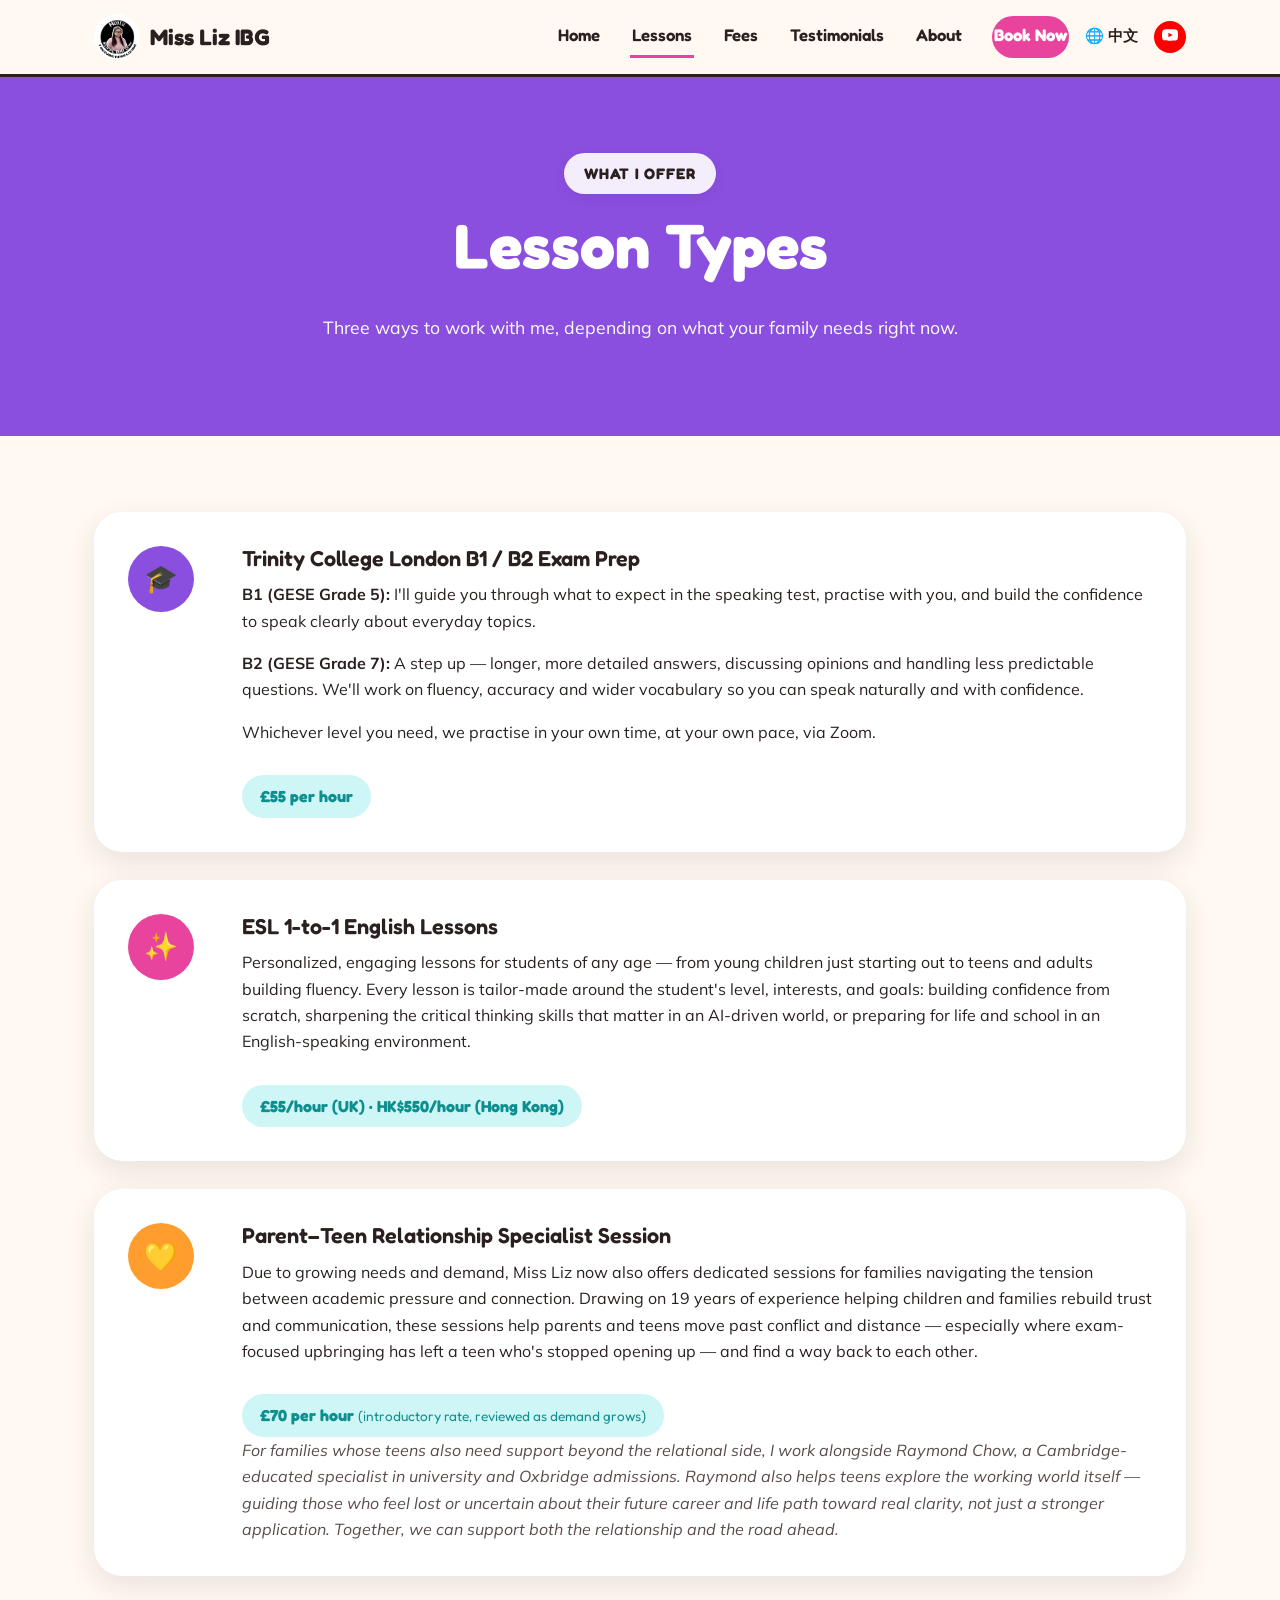
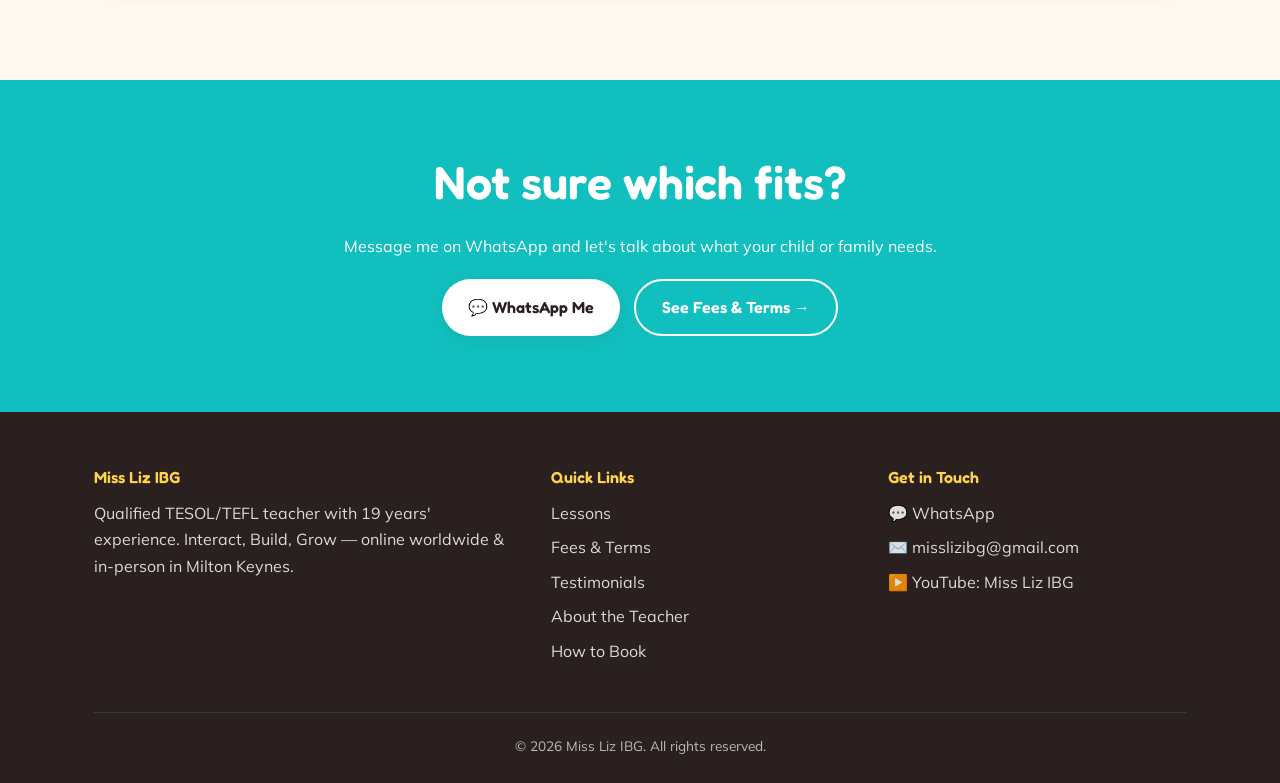
<file: lessons.html>
<!DOCTYPE html>
<html lang="en">
<head>
<meta charset="UTF-8">
<title>Lesson Types & Pricing | Miss Liz IBG</title>
<meta name="viewport" content="width=device-width, initial-scale=1.0">
<meta name="description" content="Trinity College London B1 and B2 exam prep, personalised 1-to-1 ESL lessons for all ages, and Parent-Teen Relationship Specialist sessions with Miss Liz — qualified TESOL/TEFL teacher.">
<meta name="keywords" content="Trinity B1 exam prep, Trinity B2 exam prep, ESL lessons, English tutor, parent teen relationship coaching, family coaching UK">
<link rel="canonical" href="https://misslizibg.com/lessons.html">
<link rel="alternate" hreflang="zh-Hant" href="https://misslizibg.com/lessons-zh.html">
<link rel="alternate" hreflang="en" href="https://misslizibg.com/lessons.html">
<meta property="og:title" content="Lesson Types & Pricing | Miss Liz IBG">
<meta property="og:type" content="website">
<meta property="og:url" content="https://misslizibg.com/lessons.html">
<link rel="icon" href="images/logo.png">
<link rel="preconnect" href="https://fonts.googleapis.com">
<link href="https://fonts.googleapis.com/css2?family=Fredoka:wght@500;600;700&family=Mulish:wght@400;600;700;800&display=swap" rel="stylesheet">
<link rel="stylesheet" href="css/style.css">
</head>
<body>

<nav class="site-nav">
  <div class="nav-inner">
    <a class="nav-brand" href="index.html"><img src="images/logo.png" alt="Miss Liz IBG logo"> Miss Liz IBG</a>
    <button class="nav-toggle" onclick="document.getElementById('navlinks').classList.toggle('open')">☰</button>
    <div class="nav-links" id="navlinks">
      <a href="index.html">Home</a>
      <a href="lessons.html" class="active">Lessons</a>
      <a href="fees.html">Fees</a>
      <a href="testimonials.html">Testimonials</a>
      <a href="about.html">About</a>
      <div class="nav-right">
        <a class="nav-cta" href="book.html">Book Now</a>
        <a class="nav-lang" href="lessons-zh.html" aria-label="中文版">🌐 中文</a>
        <a class="nav-yt" href="https://www.youtube.com/@MissLizIBG" target="_blank" rel="noopener" aria-label="YouTube channel">
          <svg viewBox="0 0 24 24" fill="currentColor"><path d="M23.5 6.2a3 3 0 0 0-2.1-2.1C19.5 3.5 12 3.5 12 3.5s-7.5 0-9.4.6A3 3 0 0 0 .5 6.2 31.6 31.6 0 0 0 0 12a31.6 31.6 0 0 0 .5 5.8 3 3 0 0 0 2.1 2.1c1.9.6 9.4.6 9.4.6s7.5 0 9.4-.6a3 3 0 0 0 2.1-2.1A31.6 31.6 0 0 0 24 12a31.6 31.6 0 0 0-.5-5.8ZM9.6 15.5v-7l6.3 3.5-6.3 3.5Z"/></svg>
        </a>
      </div>
    </div>
  </div>
</nav>

<header class="band band-purple">
  <div class="container text-center">
    <span class="eyebrow" style="background:rgba(255,255,255,0.9);">What I offer</span>
    <h1>Lesson Types</h1>
    <p class="max-prose mx-auto" style="font-size:1.1rem;">Three ways to work with me, depending on what your family needs right now.</p>
  </div>
</header>

<section class="band band-cream">
  <div class="container">

    <div class="lesson-card">
      <div class="badge" style="background:var(--purple);">🎓</div>
      <div>
        <h3>Trinity College London B1 / B2 Exam Prep</h3>
        <p><strong>B1 (GESE Grade 5):</strong> I'll guide you through what to expect in the speaking test, practise with you, and build the confidence to speak clearly about everyday topics.</p>
        <p><strong>B2 (GESE Grade 7):</strong> A step up — longer, more detailed answers, discussing opinions and handling less predictable questions. We'll work on fluency, accuracy and wider vocabulary so you can speak naturally and with confidence.</p>
        <p>Whichever level you need, we practise in your own time, at your own pace, via Zoom.</p>
        <span class="lesson-price">£55 per hour</span>
      </div>
    </div>

    <div class="lesson-card">
      <div class="badge" style="background:var(--pink);">✨</div>
      <div>
        <h3>ESL 1-to-1 English Lessons</h3>
        <p>Personalized, engaging lessons for students of any age — from young children just starting out to teens and adults building fluency. Every lesson is tailor-made around the student's level, interests, and goals: building confidence from scratch, sharpening the critical thinking skills that matter in an AI-driven world, or preparing for life and school in an English-speaking environment.</p>
        <span class="lesson-price">£55/hour (UK) · HK$550/hour (Hong Kong)</span>
      </div>
    </div>

    <div class="lesson-card">
      <div class="badge" style="background:var(--orange);">💛</div>
      <div>
        <h3>Parent–Teen Relationship Specialist Session</h3>
        <p>Due to growing needs and demand, Miss Liz now also offers dedicated sessions for families navigating the tension between academic pressure and connection. Drawing on 19 years of experience helping children and families rebuild trust and communication, these sessions help parents and teens move past conflict and distance — especially where exam-focused upbringing has left a teen who's stopped opening up — and find a way back to each other.</p>
        <span class="lesson-price">£70 per hour <span style="font-weight:400; font-size:0.85em;">(introductory rate, reviewed as demand grows)</span></span>
        <div class="lesson-note">
          <p style="font-style:italic; color:var(--ink-soft); margin-bottom:0;">For families whose teens also need support beyond the relational side, I work alongside Raymond Chow, a Cambridge-educated specialist in university and Oxbridge admissions. Raymond also helps teens explore the working world itself — guiding those who feel lost or uncertain about their future career and life path toward real clarity, not just a stronger application. Together, we can support both the relationship and the road ahead.</p>
        </div>
      </div>
    </div>

  </div>
</section>

<section class="band band-teal">
  <div class="container text-center">
    <h2>Not sure which fits?</h2>
    <p>Message me on WhatsApp and let's talk about what your child or family needs.</p>
    <div class="btn-row" style="justify-content:center; margin-top:20px;">
      <a class="btn btn-white" href="https://wa.me/85292589612" target="_blank" rel="noopener">💬 WhatsApp Me</a>
      <a class="btn btn-outline" href="fees.html">See Fees & Terms →</a>
    </div>
  </div>
</section>

<footer class="site-footer">
  <div class="container">
    <div class="footer-grid">
      <div>
        <h4>Miss Liz IBG</h4>
        <p style="opacity:0.85;">Qualified TESOL/TEFL teacher with 19 years' experience. Interact, Build, Grow — online worldwide & in-person in Milton Keynes.</p>
      </div>
      <div>
        <h4>Quick Links</h4>
        <a href="lessons.html">Lessons</a>
        <a href="fees.html">Fees & Terms</a>
        <a href="testimonials.html">Testimonials</a>
        <a href="about.html">About the Teacher</a>
        <a href="book.html">How to Book</a>
      </div>
      <div>
        <h4>Get in Touch</h4>
        <a href="https://wa.me/85292589612" target="_blank" rel="noopener">💬 WhatsApp</a>
        <a href="mailto:misslizibg@gmail.com">✉️ misslizibg@gmail.com</a>
        <a href="https://www.youtube.com/@MissLizIBG" target="_blank" rel="noopener">▶️ YouTube: Miss Liz IBG</a>
      </div>
    </div>
    <div class="footer-bottom">© 2026 Miss Liz IBG. All rights reserved.</div>
  </div>
</footer>

</body>
</html>
</file>
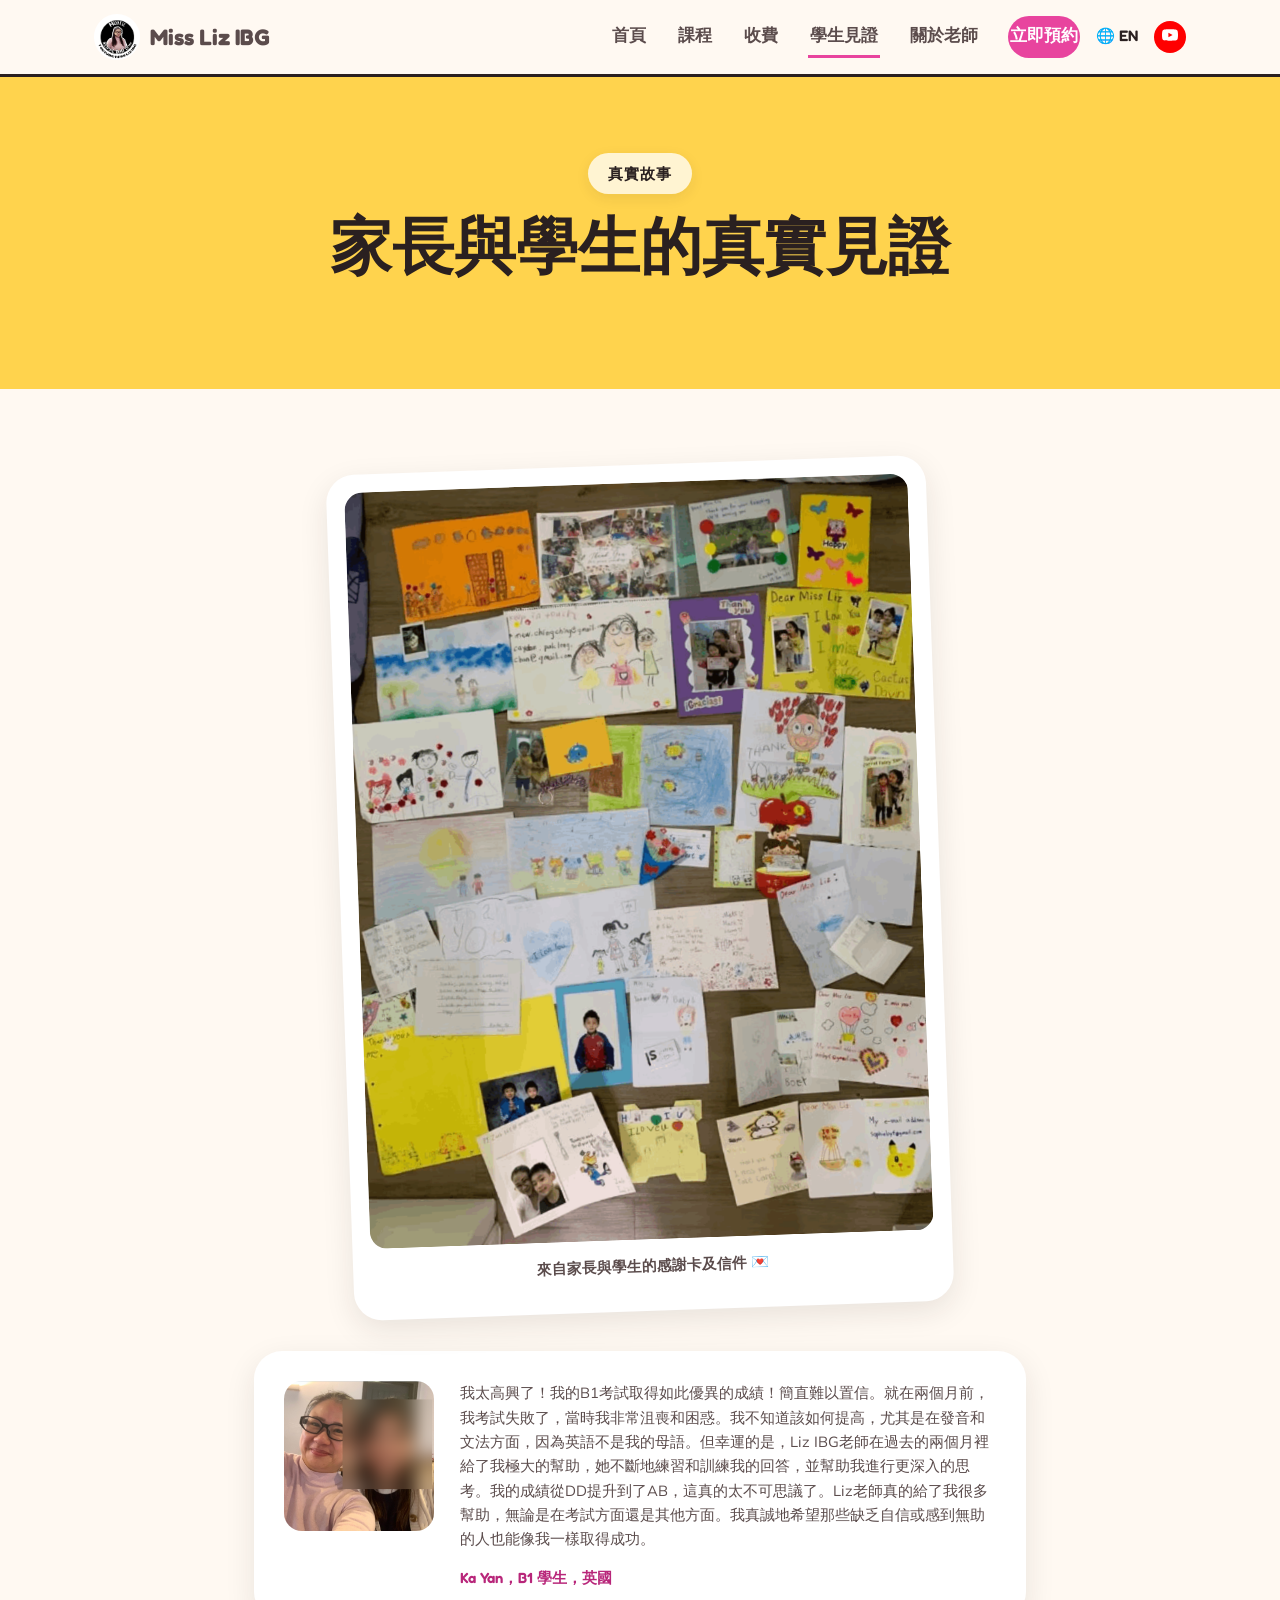
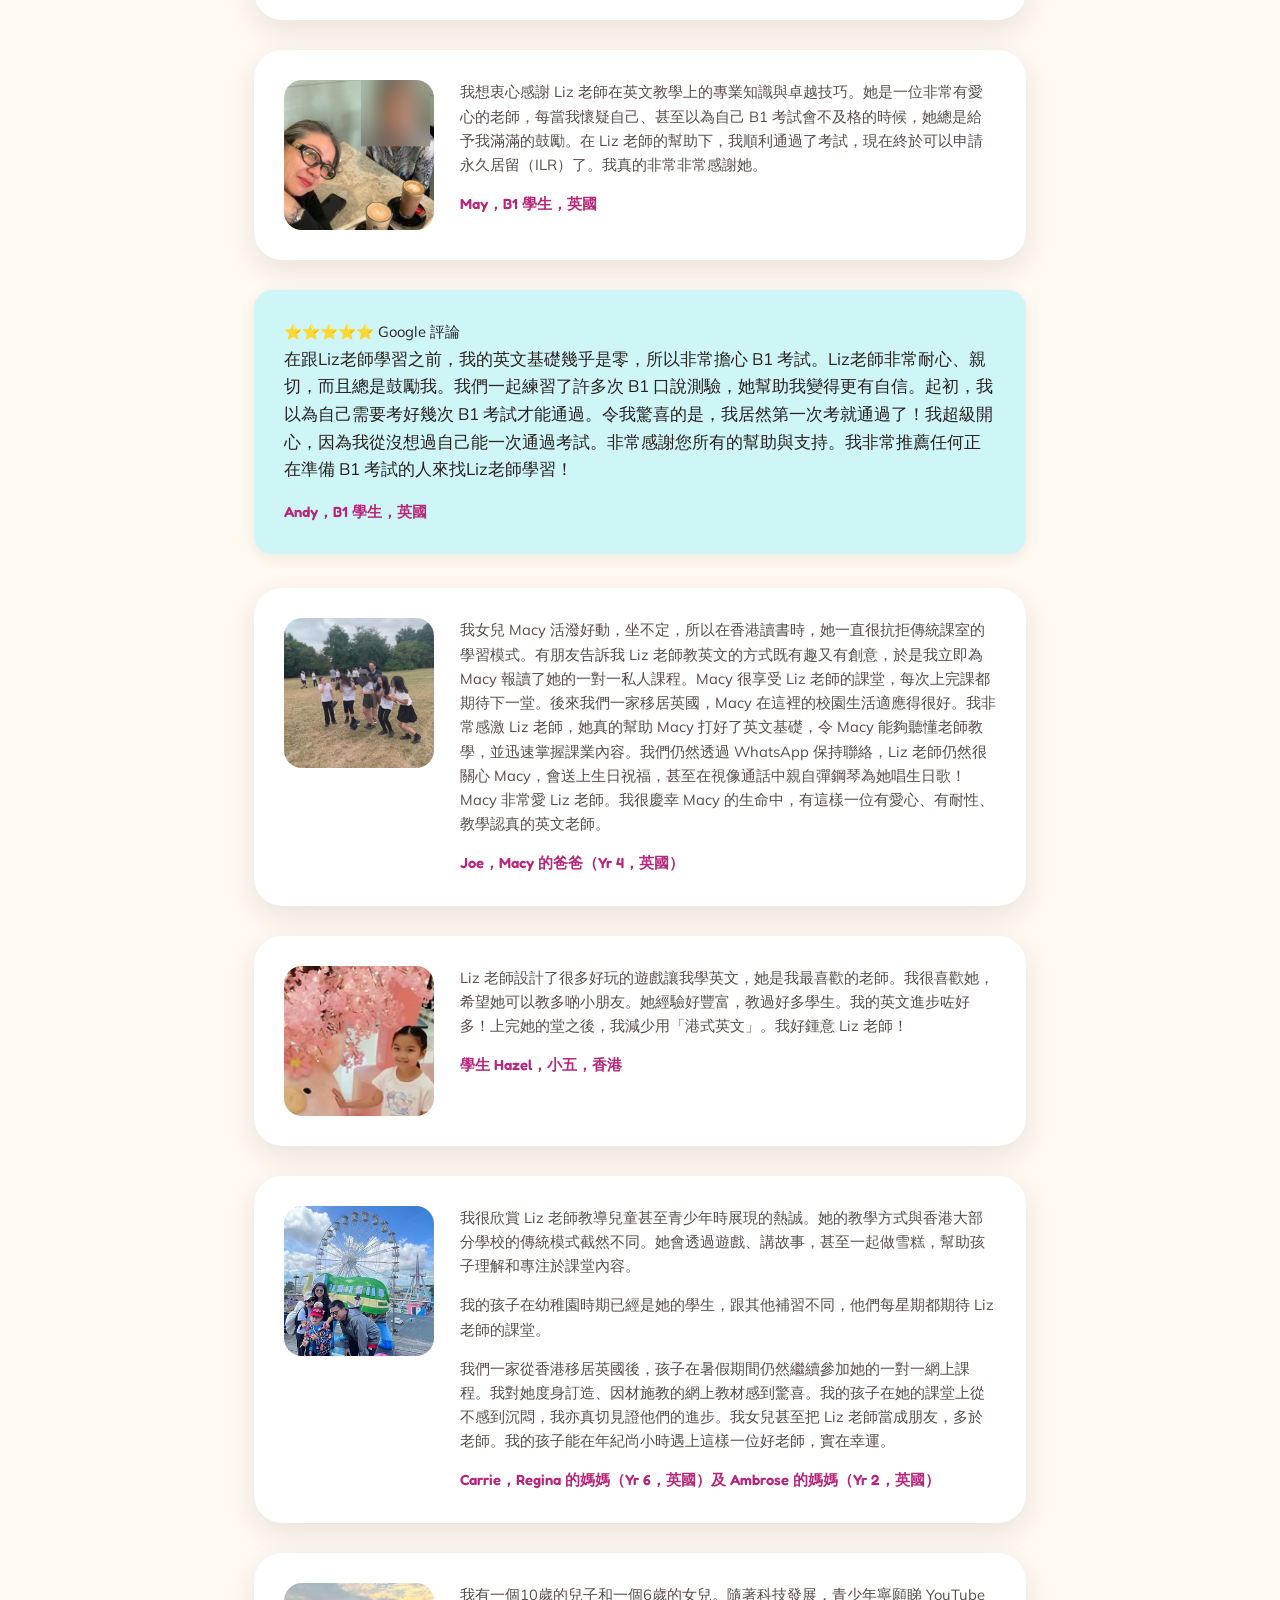
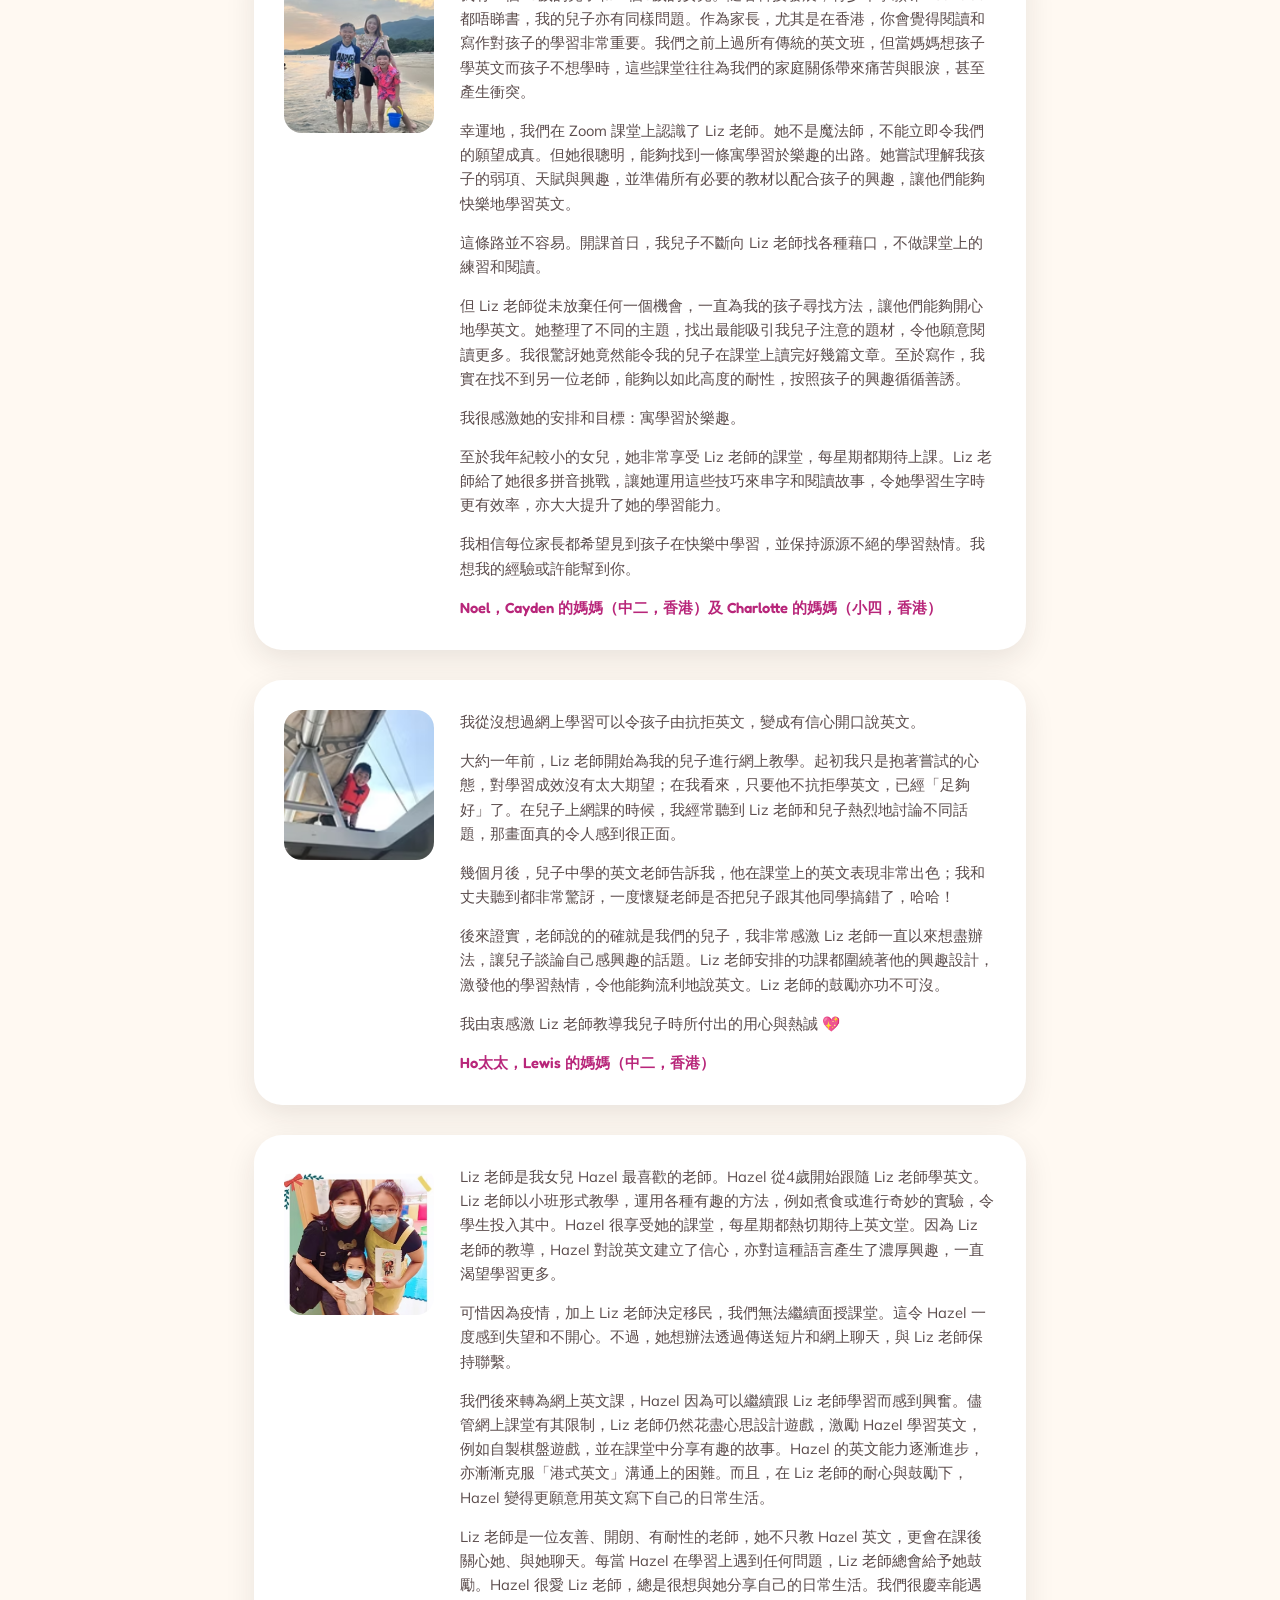
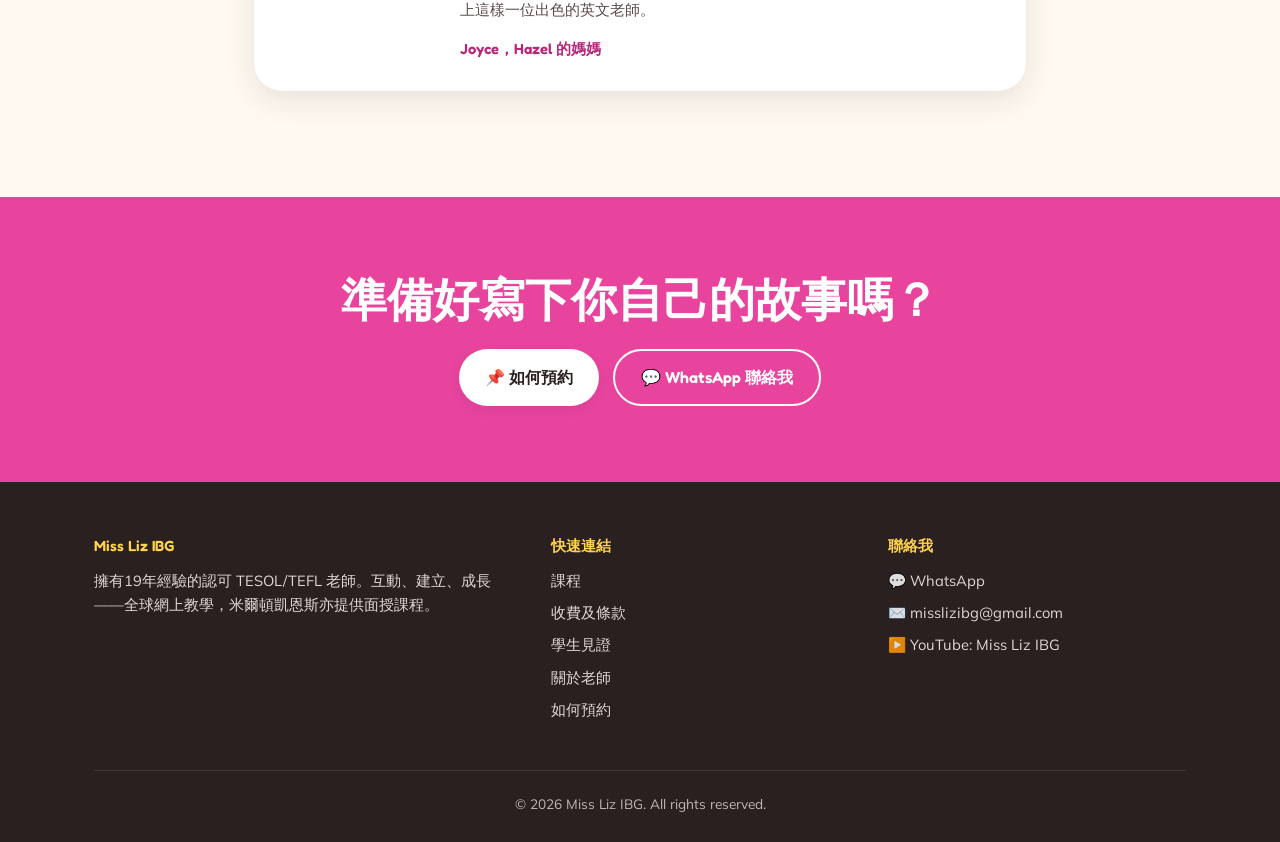
<file: testimonials-zh.html>
<!DOCTYPE html>
<html lang="zh-Hant">
<head>
<meta charset="UTF-8">
<title>家長與學生的真實見證 | Miss Liz IBG</title>
<meta name="viewport" content="width=device-width, initial-scale=1.0">
<meta name="description" content="來自家長與學生的真實故事——Trinity B1 考試成功、建立自信，以及與 Liz 老師寓學習於樂趣。">
<link rel="canonical" href="https://misslizibg.com/testimonials-zh.html">
<link rel="alternate" hreflang="en" href="https://misslizibg.com/testimonials.html">
<link rel="alternate" hreflang="zh-Hant" href="https://misslizibg.com/testimonials-zh.html">
<meta property="og:title" content="家長與學生的真實見證 | Miss Liz IBG">
<meta property="og:type" content="website">
<meta property="og:url" content="https://misslizibg.com/testimonials-zh.html">
<link rel="icon" href="images/logo.png">
<link rel="preconnect" href="https://fonts.googleapis.com">
<link href="https://fonts.googleapis.com/css2?family=Fredoka:wght@500;600;700&family=Mulish:wght@400;600;700;800&display=swap" rel="stylesheet">
<link rel="stylesheet" href="css/style.css">
</head>
<body class="zh">

<nav class="site-nav">
  <div class="nav-inner">
    <a class="nav-brand" href="index-zh.html"><img src="images/logo.png" alt="Miss Liz IBG logo"> Miss Liz IBG</a>
    <button class="nav-toggle" onclick="document.getElementById('navlinks').classList.toggle('open')">☰</button>
    <div class="nav-links" id="navlinks">
      <a href="index-zh.html">首頁</a>
      <a href="lessons-zh.html">課程</a>
      <a href="fees-zh.html">收費</a>
      <a href="testimonials-zh.html" class="active">學生見證</a>
      <a href="about-zh.html">關於老師</a>
      <div class="nav-right">
        <a class="nav-cta" href="book-zh.html">立即預約</a>
        <a class="nav-lang" href="testimonials.html" aria-label="English version">🌐 EN</a>
        <a class="nav-yt" href="https://www.youtube.com/@MissLizIBG" target="_blank" rel="noopener" aria-label="YouTube channel">
          <svg viewBox="0 0 24 24" fill="currentColor"><path d="M23.5 6.2a3 3 0 0 0-2.1-2.1C19.5 3.5 12 3.5 12 3.5s-7.5 0-9.4.6A3 3 0 0 0 .5 6.2 31.6 31.6 0 0 0 0 12a31.6 31.6 0 0 0 .5 5.8 3 3 0 0 0 2.1 2.1c1.9.6 9.4.6 9.4.6s7.5 0 9.4-.6a3 3 0 0 0 2.1-2.1A31.6 31.6 0 0 0 24 12a31.6 31.6 0 0 0-.5-5.8ZM9.6 15.5v-7l6.3 3.5-6.3 3.5Z"/></svg>
        </a>
      </div>
    </div>
  </div>
</nav>

<header class="band band-yellow">
  <div class="container text-center">
    <span class="eyebrow" style="background:rgba(255,255,255,0.75);">真實故事</span>
    <h1>家長與學生的真實見證</h1>
  </div>
</header>

<section class="band band-cream">
  <div class="container" style="max-width:820px;">

    <div class="hero-photo-wrap mx-auto" style="max-width:600px; margin-bottom:40px;">
      <img src="images/testimonial-10.png" alt="家長與學生的感謝卡及信件">
      <p class="text-center" style="font-family:'Fredoka'; font-weight:600; margin-top:14px; color:var(--ink-soft);">來自家長與學生的感謝卡及信件 💌</p>
    </div>

    <div class="testimonial">
      <img src="images/testimonial-1.png" alt="Ka Yan 與 Liz 老師">
      <div>
        <p>我太高興了！我的B1考試取得如此優異的成績！簡直難以置信。就在兩個月前，我考試失敗了，當時我非常沮喪和困惑。我不知道該如何提高，尤其是在發音和文法方面，因為英語不是我的母語。但幸運的是，Liz IBG老師在過去的兩個月裡給了我極大的幫助，她不斷地練習和訓練我的回答，並幫助我進行更深入的思考。我的成績從DD提升到了AB，這真的太不可思議了。Liz老師真的給了我很多幫助，無論是在考試方面還是其他方面。我真誠地希望那些缺乏自信或感到無助的人也能像我一樣取得成功。</p>
        <div class="testimonial-name">Ka Yan，B1 學生，英國</div>
      </div>
    </div>

    <div class="testimonial">
      <img src="images/testimonial-2.png" alt="May 與 Liz 老師">
      <div>
        <p>我想衷心感謝 Liz 老師在英文教學上的專業知識與卓越技巧。她是一位非常有愛心的老師，每當我懷疑自己、甚至以為自己 B1 考試會不及格的時候，她總是給予我滿滿的鼓勵。在 Liz 老師的幫助下，我順利通過了考試，現在終於可以申請永久居留（ILR）了。我真的非常非常感謝她。</p>
        <div class="testimonial-name">May，B1 學生，英國</div>
      </div>
    </div>

    <div class="card" style="margin-bottom:34px; background:var(--teal-soft);">
      <div class="review-badge">⭐⭐⭐⭐⭐ Google 評論</div>
      <p style="font-size:1.05rem;">在跟Liz老師學習之前，我的英文基礎幾乎是零，所以非常擔心 B1 考試。Liz老師非常耐心、親切，而且總是鼓勵我。我們一起練習了許多次 B1 口說測驗，她幫助我變得更有自信。起初，我以為自己需要考好幾次 B1 考試才能通過。令我驚喜的是，我居然第一次考就通過了！我超級開心，因為我從沒想過自己能一次通過考試。非常感謝您所有的幫助與支持。我非常推薦任何正在準備 B1 考試的人來找Liz老師學習！</p>
      <div class="testimonial-name">Andy，B1 學生，英國</div>
    </div>

    <div class="testimonial">
      <img src="images/testimonial-4.png" alt="Macy 與同學在戶外">
      <div>
        <p>我女兒 Macy 活潑好動，坐不定，所以在香港讀書時，她一直很抗拒傳統課室的學習模式。有朋友告訴我 Liz 老師教英文的方式既有趣又有創意，於是我立即為 Macy 報讀了她的一對一私人課程。Macy 很享受 Liz 老師的課堂，每次上完課都期待下一堂。後來我們一家移居英國，Macy 在這裡的校園生活適應得很好。我非常感激 Liz 老師，她真的幫助 Macy 打好了英文基礎，令 Macy 能夠聽懂老師教學，並迅速掌握課業內容。我們仍然透過 WhatsApp 保持聯絡，Liz 老師仍然很關心 Macy，會送上生日祝福，甚至在視像通話中親自彈鋼琴為她唱生日歌！Macy 非常愛 Liz 老師。我很慶幸 Macy 的生命中，有這樣一位有愛心、有耐性、教學認真的英文老師。</p>
        <div class="testimonial-name">Joe，Macy 的爸爸（Yr 4，英國）</div>
      </div>
    </div>

    <div class="testimonial">
      <img src="images/testimonial-5.png" alt="學生 Hazel">
      <div>
        <p>Liz 老師設計了很多好玩的遊戲讓我學英文，她是我最喜歡的老師。我很喜歡她，希望她可以教多啲小朋友。她經驗好豐富，教過好多學生。我的英文進步咗好多！上完她的堂之後，我減少用「港式英文」。我好鍾意 Liz 老師！</p>
        <div class="testimonial-name">學生 Hazel，小五，香港</div>
      </div>
    </div>

    <div class="testimonial">
      <img src="images/testimonial-6.png" alt="Regina 及 Ambrose 一家">
      <div>
        <p>我很欣賞 Liz 老師教導兒童甚至青少年時展現的熱誠。她的教學方式與香港大部分學校的傳統模式截然不同。她會透過遊戲、講故事，甚至一起做雪糕，幫助孩子理解和專注於課堂內容。</p>
        <p>我的孩子在幼稚園時期已經是她的學生，跟其他補習不同，他們每星期都期待 Liz 老師的課堂。</p>
        <p>我們一家從香港移居英國後，孩子在暑假期間仍然繼續參加她的一對一網上課程。我對她度身訂造、因材施教的網上教材感到驚喜。我的孩子在她的課堂上從不感到沉悶，我亦真切見證他們的進步。我女兒甚至把 Liz 老師當成朋友，多於老師。我的孩子能在年紀尚小時遇上這樣一位好老師，實在幸運。</p>
        <div class="testimonial-name">Carrie，Regina 的媽媽（Yr 6，英國）及 Ambrose 的媽媽（Yr 2，英國）</div>
      </div>
    </div>

    <div class="testimonial">
      <img src="images/testimonial-7.png" alt="Cayden 及 Charlotte 一家在海灘">
      <div>
        <p>我有一個10歲的兒子和一個6歲的女兒。隨著科技發展，青少年寧願睇 YouTube 都唔睇書，我的兒子亦有同樣問題。作為家長，尤其是在香港，你會覺得閱讀和寫作對孩子的學習非常重要。我們之前上過所有傳統的英文班，但當媽媽想孩子學英文而孩子不想學時，這些課堂往往為我們的家庭關係帶來痛苦與眼淚，甚至產生衝突。</p>
        <p>幸運地，我們在 Zoom 課堂上認識了 Liz 老師。她不是魔法師，不能立即令我們的願望成真。但她很聰明，能夠找到一條寓學習於樂趣的出路。她嘗試理解我孩子的弱項、天賦與興趣，並準備所有必要的教材以配合孩子的興趣，讓他們能夠快樂地學習英文。</p>
        <p>這條路並不容易。開課首日，我兒子不斷向 Liz 老師找各種藉口，不做課堂上的練習和閱讀。</p>
        <p>但 Liz 老師從未放棄任何一個機會，一直為我的孩子尋找方法，讓他們能夠開心地學英文。她整理了不同的主題，找出最能吸引我兒子注意的題材，令他願意閱讀更多。我很驚訝她竟然能令我的兒子在課堂上讀完好幾篇文章。至於寫作，我實在找不到另一位老師，能夠以如此高度的耐性，按照孩子的興趣循循善誘。</p>
        <p>我很感激她的安排和目標：寓學習於樂趣。</p>
        <p>至於我年紀較小的女兒，她非常享受 Liz 老師的課堂，每星期都期待上課。Liz 老師給了她很多拼音挑戰，讓她運用這些技巧來串字和閱讀故事，令她學習生字時更有效率，亦大大提升了她的學習能力。</p>
        <p>我相信每位家長都希望見到孩子在快樂中學習，並保持源源不絕的學習熱情。我想我的經驗或許能幫到你。</p>
        <div class="testimonial-name">Noel，Cayden 的媽媽（中二，香港）及 Charlotte 的媽媽（小四，香港）</div>
      </div>
    </div>

    <div class="testimonial">
      <img src="images/testimonial-8.png" alt="Lewis 在帆船旅程中">
      <div>
        <p>我從沒想過網上學習可以令孩子由抗拒英文，變成有信心開口說英文。</p>
        <p>大約一年前，Liz 老師開始為我的兒子進行網上教學。起初我只是抱著嘗試的心態，對學習成效沒有太大期望；在我看來，只要他不抗拒學英文，已經「足夠好」了。在兒子上網課的時候，我經常聽到 Liz 老師和兒子熱烈地討論不同話題，那畫面真的令人感到很正面。</p>
        <p>幾個月後，兒子中學的英文老師告訴我，他在課堂上的英文表現非常出色；我和丈夫聽到都非常驚訝，一度懷疑老師是否把兒子跟其他同學搞錯了，哈哈！</p>
        <p>後來證實，老師說的的確就是我們的兒子，我非常感激 Liz 老師一直以來想盡辦法，讓兒子談論自己感興趣的話題。Liz 老師安排的功課都圍繞著他的興趣設計，激發他的學習熱情，令他能夠流利地說英文。Liz 老師的鼓勵亦功不可沒。</p>
        <p>我由衷感激 Liz 老師教導我兒子時所付出的用心與熱誠 💖</p>
        <div class="testimonial-name">Ho太太，Lewis 的媽媽（中二，香港）</div>
      </div>
    </div>

    <div class="testimonial">
      <img src="images/testimonial-9.png" alt="Hazel 與媽媽 Joyce">
      <div>
        <p>Liz 老師是我女兒 Hazel 最喜歡的老師。Hazel 從4歲開始跟隨 Liz 老師學英文。Liz 老師以小班形式教學，運用各種有趣的方法，例如煮食或進行奇妙的實驗，令學生投入其中。Hazel 很享受她的課堂，每星期都熱切期待上英文堂。因為 Liz 老師的教導，Hazel 對說英文建立了信心，亦對這種語言產生了濃厚興趣，一直渴望學習更多。</p>
        <p>可惜因為疫情，加上 Liz 老師決定移民，我們無法繼續面授課堂。這令 Hazel 一度感到失望和不開心。不過，她想辦法透過傳送短片和網上聊天，與 Liz 老師保持聯繫。</p>
        <p>我們後來轉為網上英文課，Hazel 因為可以繼續跟 Liz 老師學習而感到興奮。儘管網上課堂有其限制，Liz 老師仍然花盡心思設計遊戲，激勵 Hazel 學習英文，例如自製棋盤遊戲，並在課堂中分享有趣的故事。Hazel 的英文能力逐漸進步，亦漸漸克服「港式英文」溝通上的困難。而且，在 Liz 老師的耐心與鼓勵下，Hazel 變得更願意用英文寫下自己的日常生活。</p>
        <p>Liz 老師是一位友善、開朗、有耐性的老師，她不只教 Hazel 英文，更會在課後關心她、與她聊天。每當 Hazel 在學習上遇到任何問題，Liz 老師總會給予她鼓勵。Hazel 很愛 Liz 老師，總是很想與她分享自己的日常生活。我們很慶幸能遇上這樣一位出色的英文老師。</p>
        <div class="testimonial-name">Joyce，Hazel 的媽媽</div>
      </div>
    </div>

  </div>
</section>

<section class="band band-pink">
  <div class="container text-center">
    <h2>準備好寫下你自己的故事嗎？</h2>
    <div class="btn-row" style="justify-content:center; margin-top:20px;">
      <a class="btn btn-white" href="book-zh.html">📌 如何預約</a>
      <a class="btn btn-outline" href="https://wa.me/85292589612" target="_blank" rel="noopener">💬 WhatsApp 聯絡我</a>
    </div>
  </div>
</section>

<footer class="site-footer">
  <div class="container">
    <div class="footer-grid">
      <div>
        <h4>Miss Liz IBG</h4>
        <p style="opacity:0.85;">擁有19年經驗的認可 TESOL/TEFL 老師。互動、建立、成長——全球網上教學，米爾頓凱恩斯亦提供面授課程。</p>
      </div>
      <div>
        <h4>快速連結</h4>
        <a href="lessons-zh.html">課程</a>
        <a href="fees-zh.html">收費及條款</a>
        <a href="testimonials-zh.html">學生見證</a>
        <a href="about-zh.html">關於老師</a>
        <a href="book-zh.html">如何預約</a>
      </div>
      <div>
        <h4>聯絡我</h4>
        <a href="https://wa.me/85292589612" target="_blank" rel="noopener">💬 WhatsApp</a>
        <a href="mailto:misslizibg@gmail.com">✉️ misslizibg@gmail.com</a>
        <a href="https://www.youtube.com/@MissLizIBG" target="_blank" rel="noopener">▶️ YouTube: Miss Liz IBG</a>
      </div>
    </div>
    <div class="footer-bottom">© 2026 Miss Liz IBG. All rights reserved.</div>
  </div>
</footer>

</body>
</html>
</file>
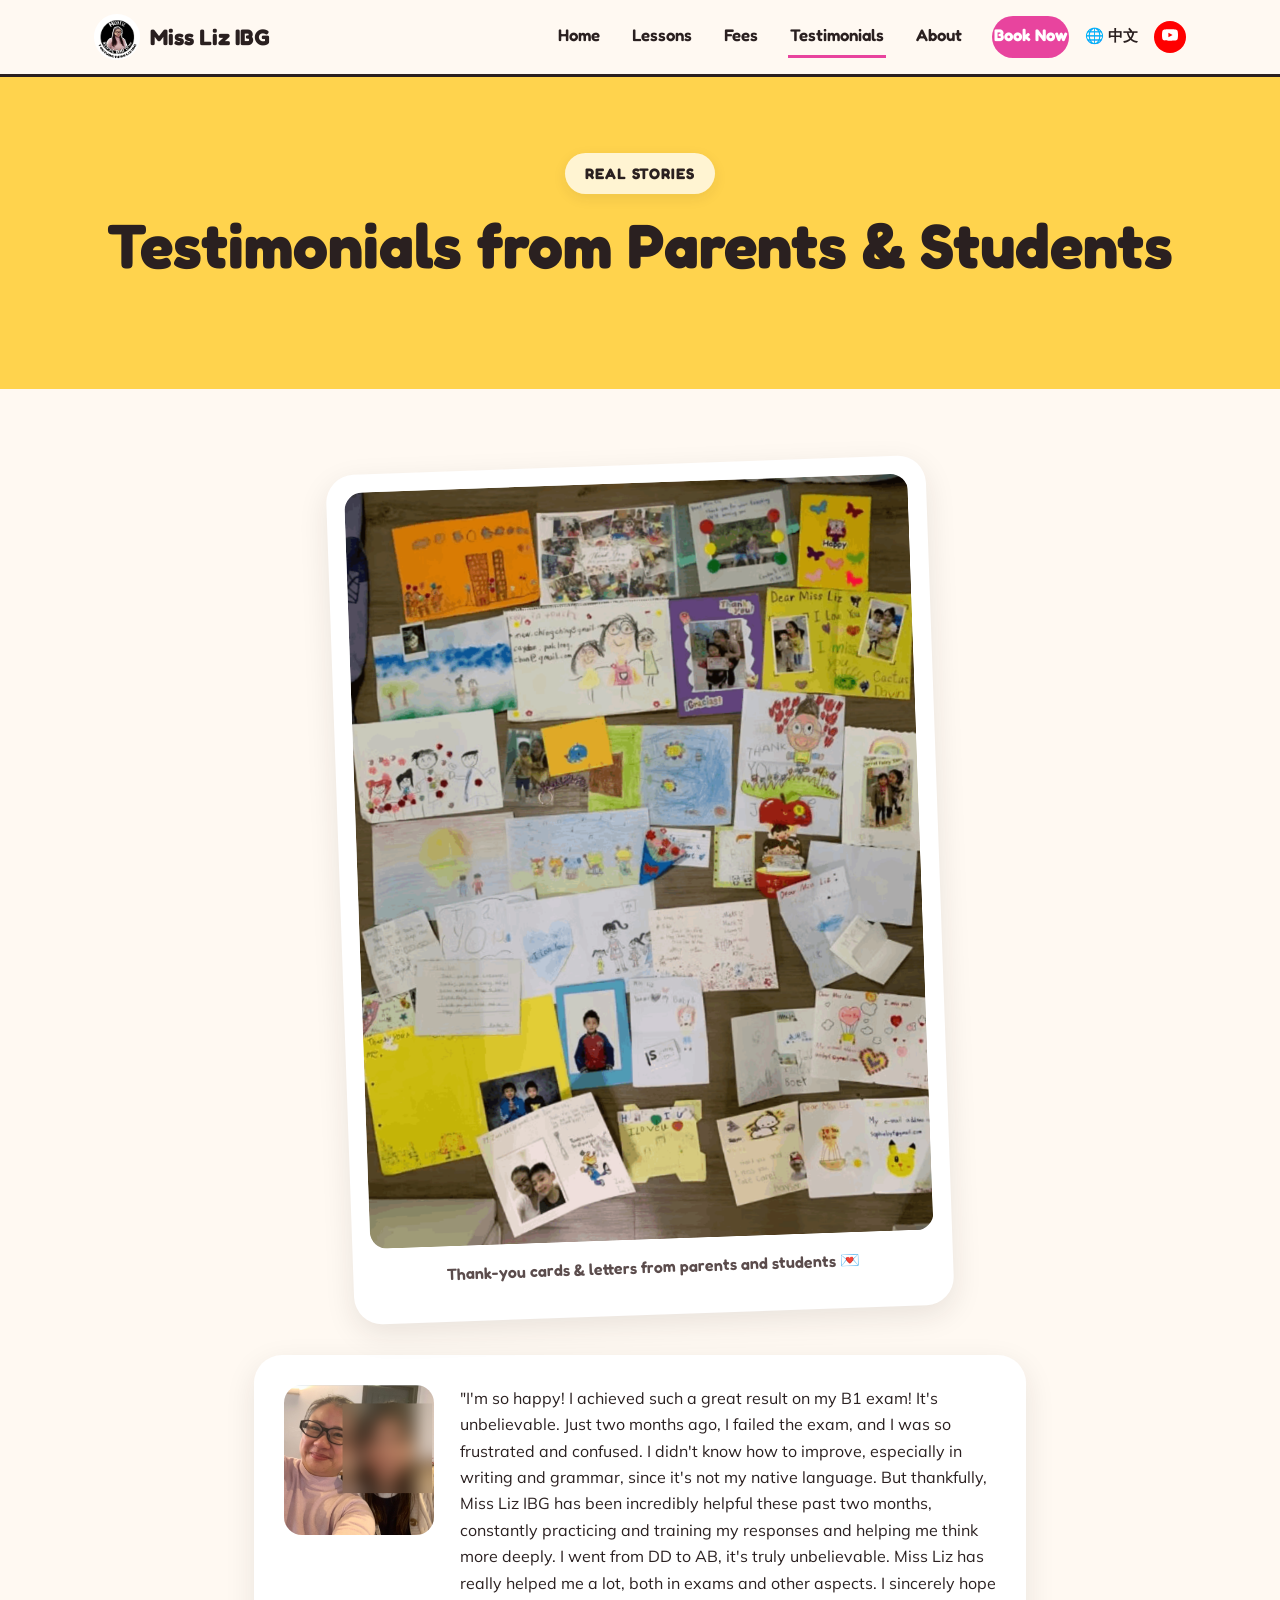
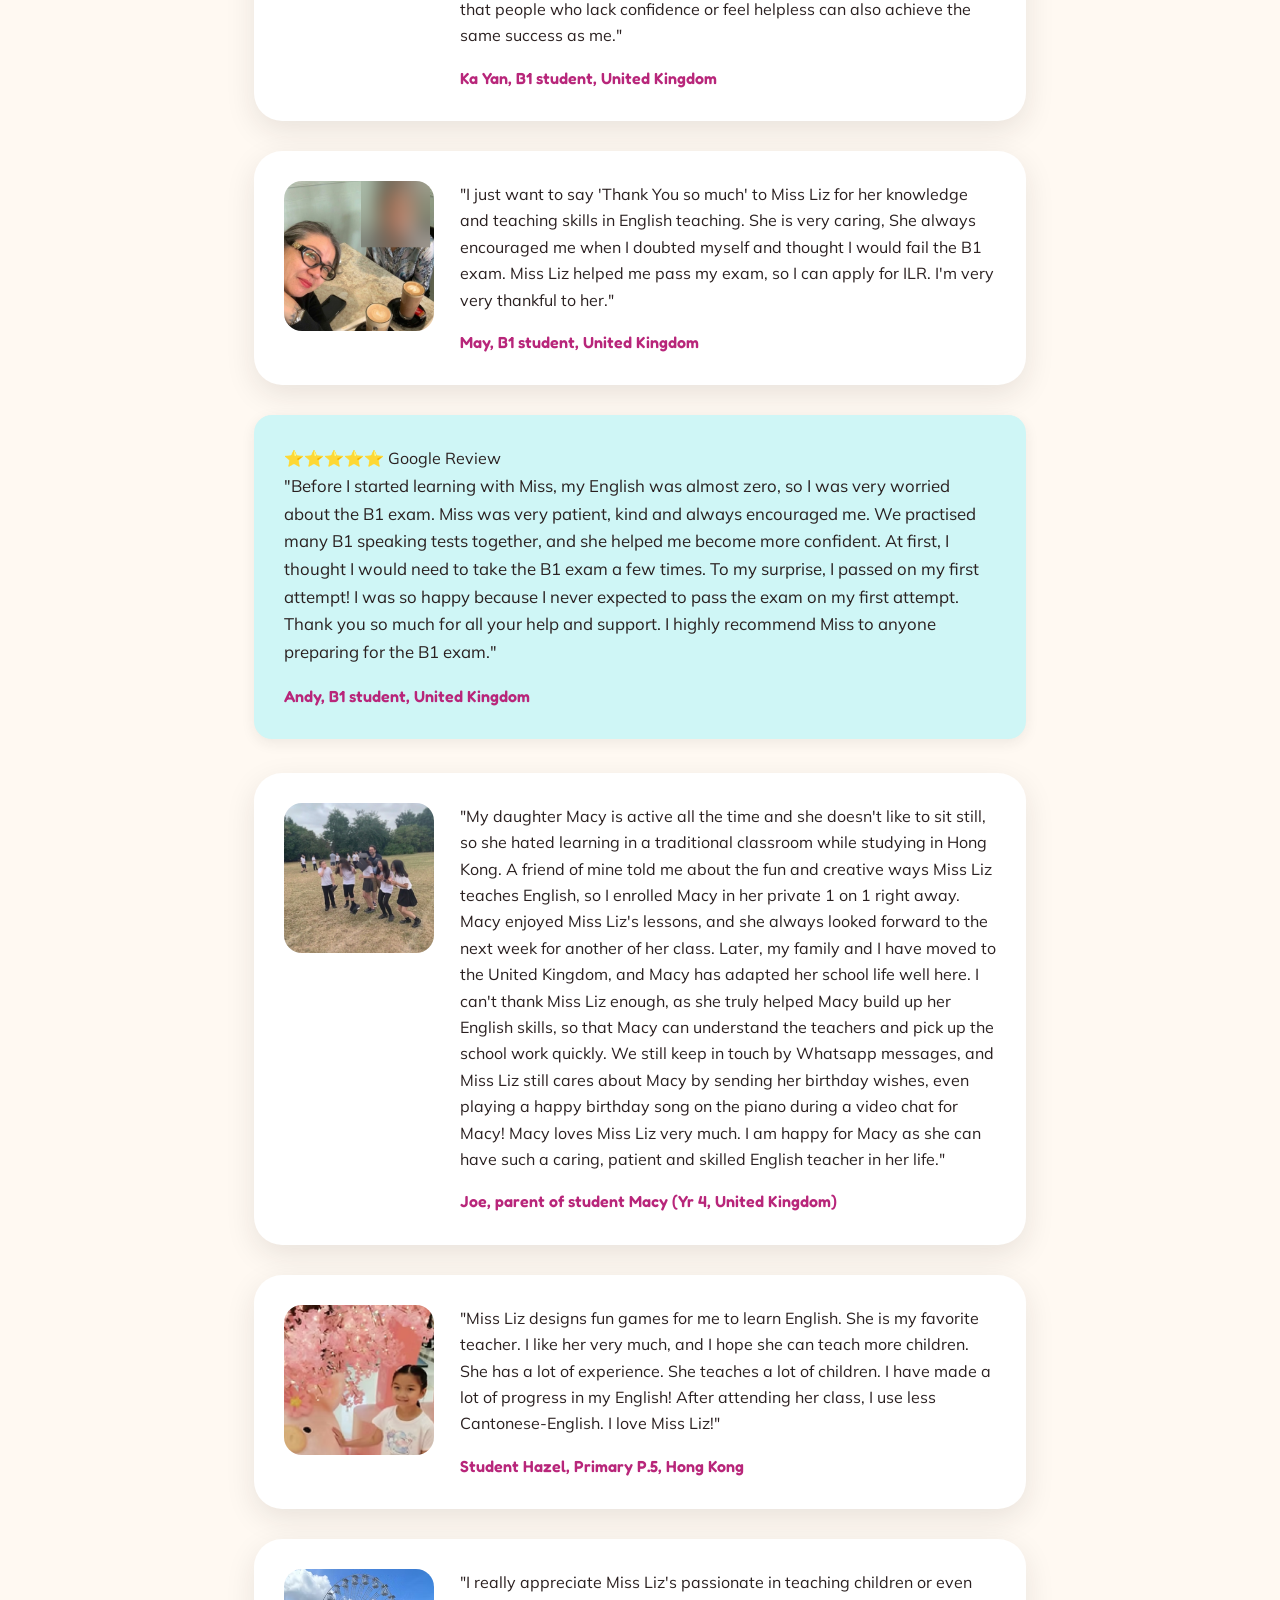
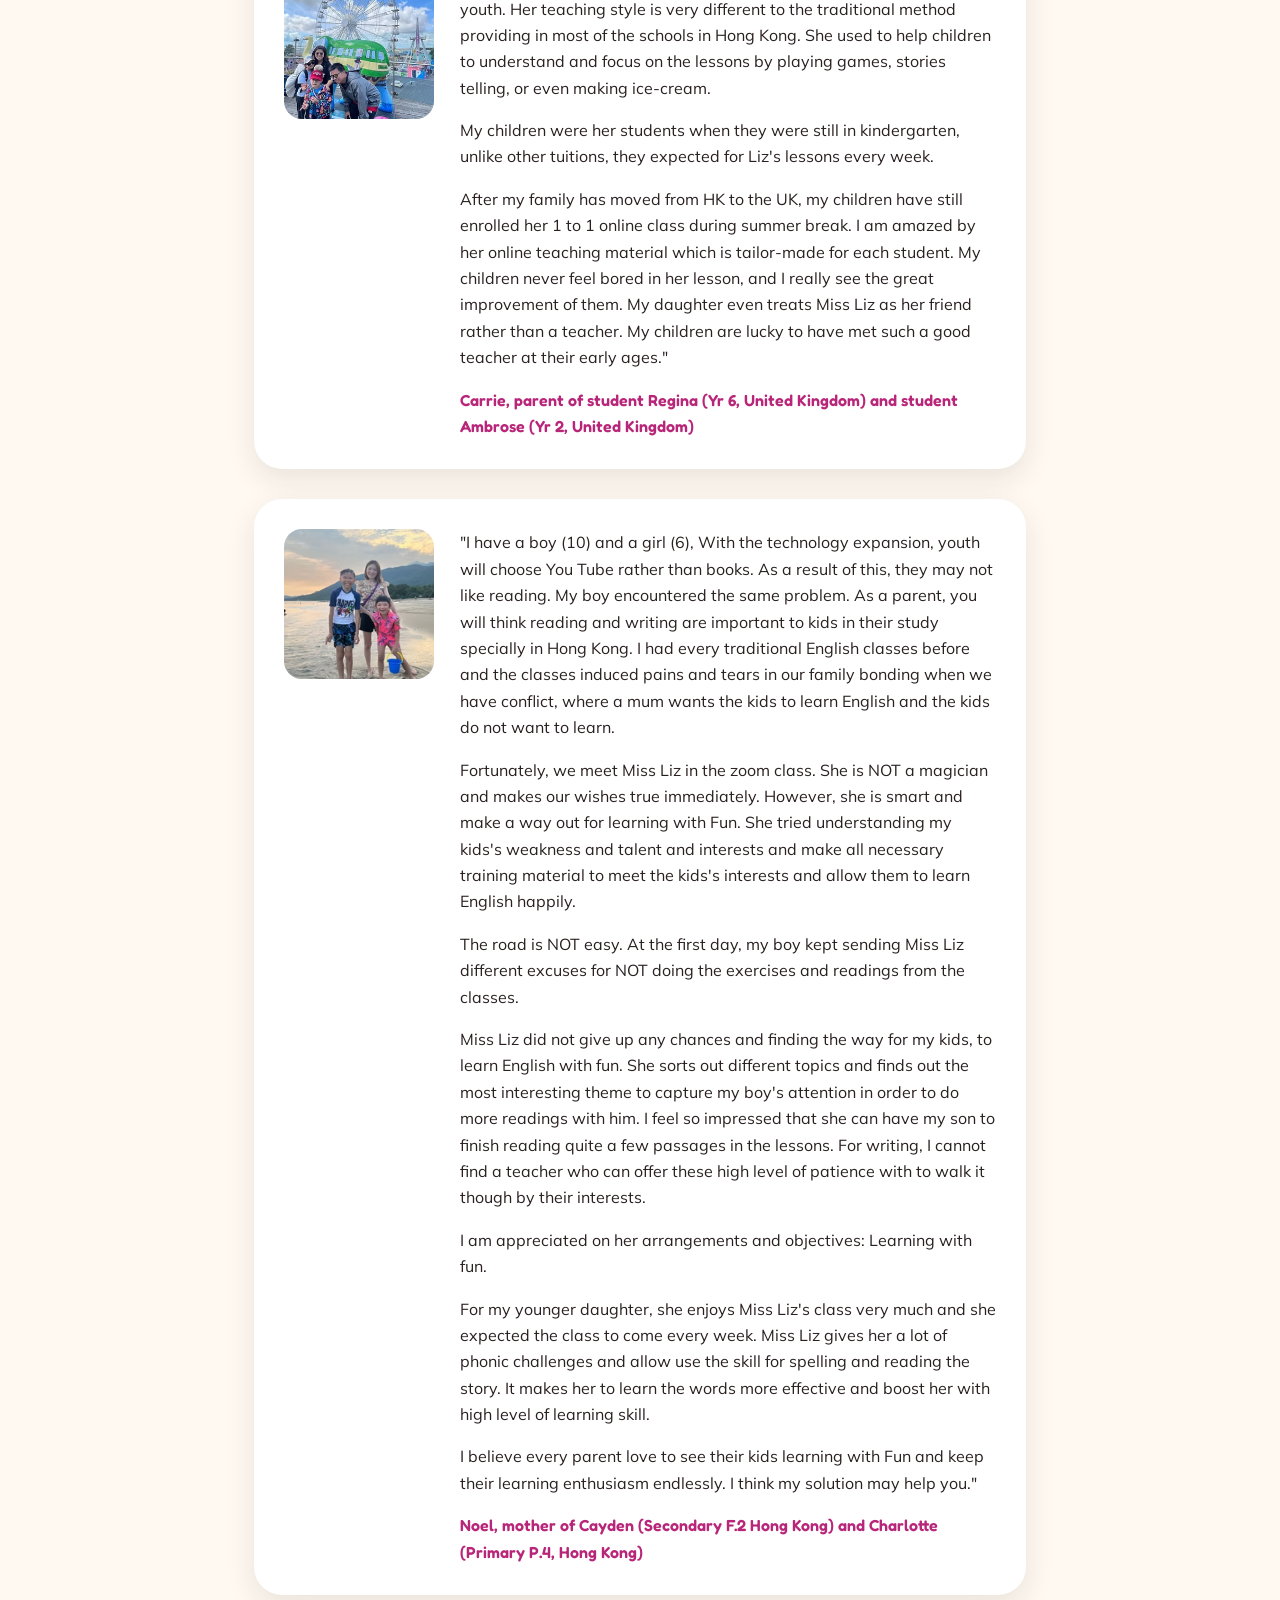
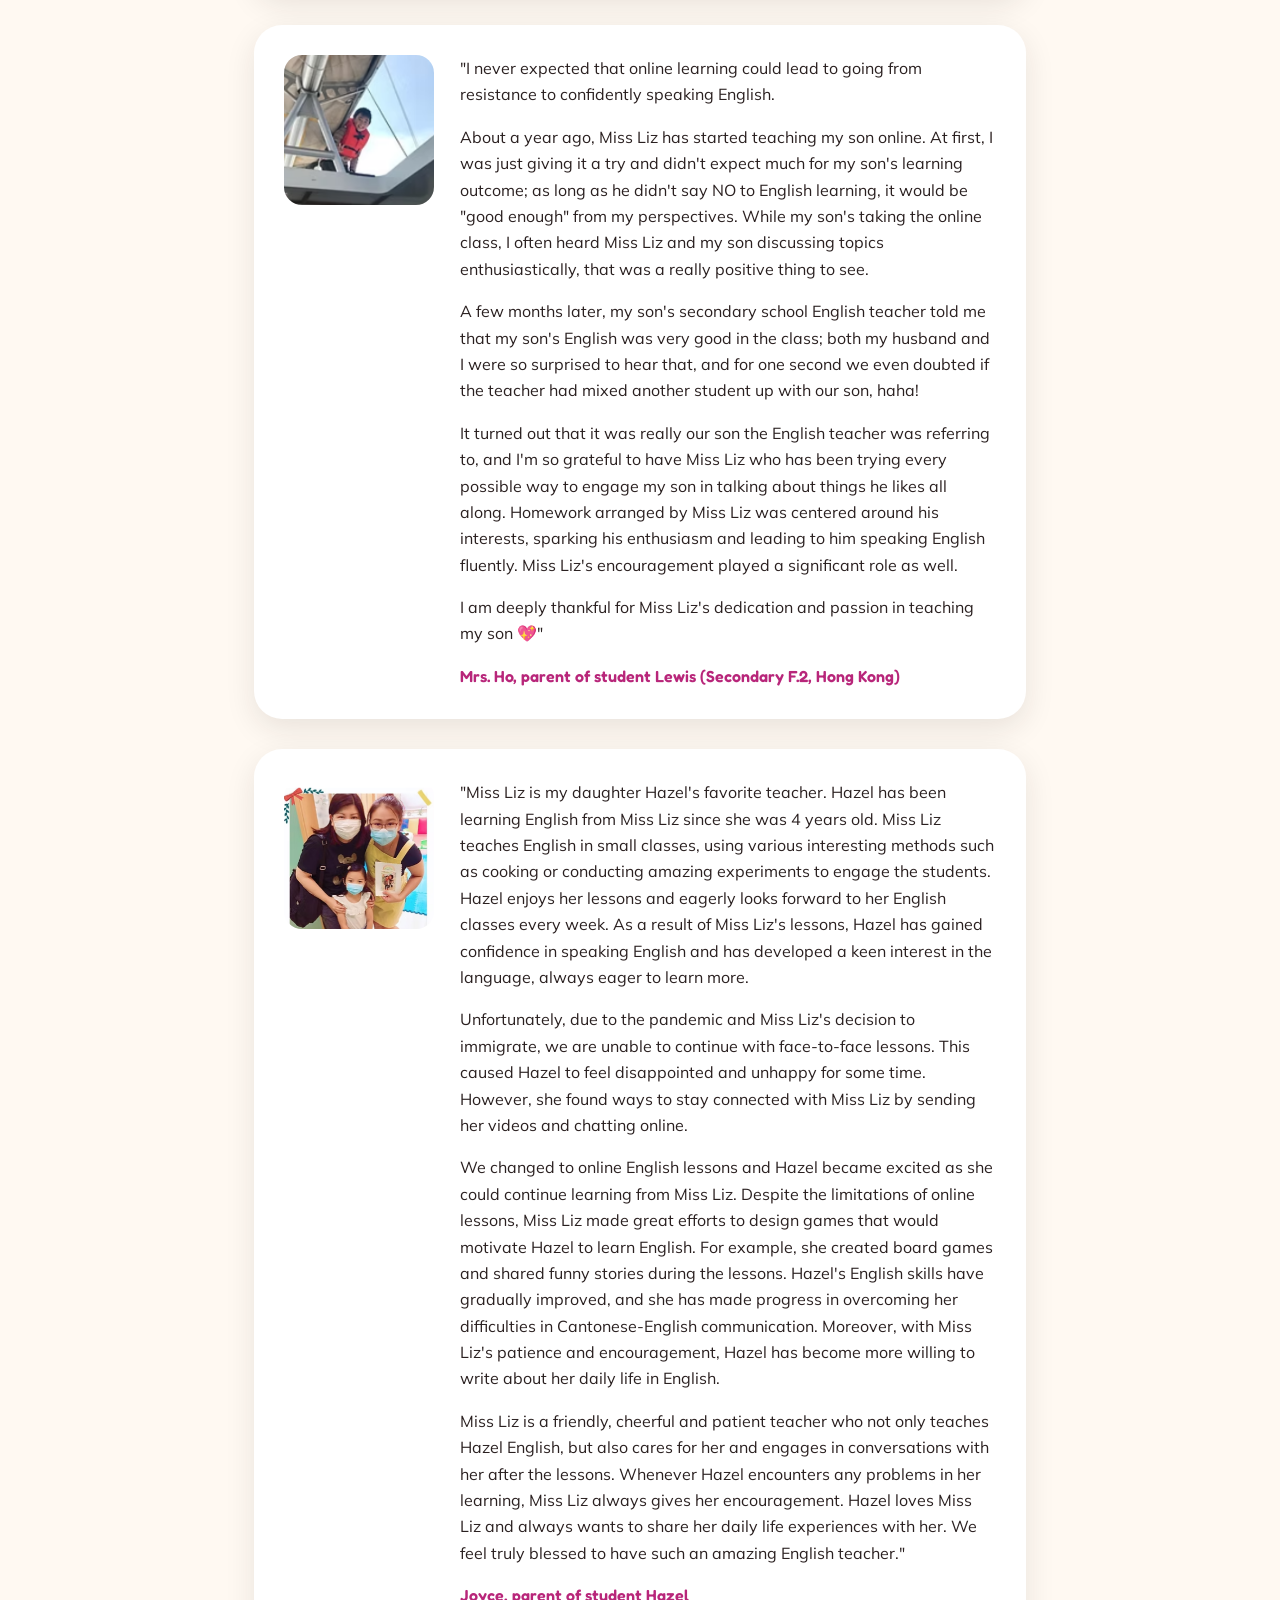
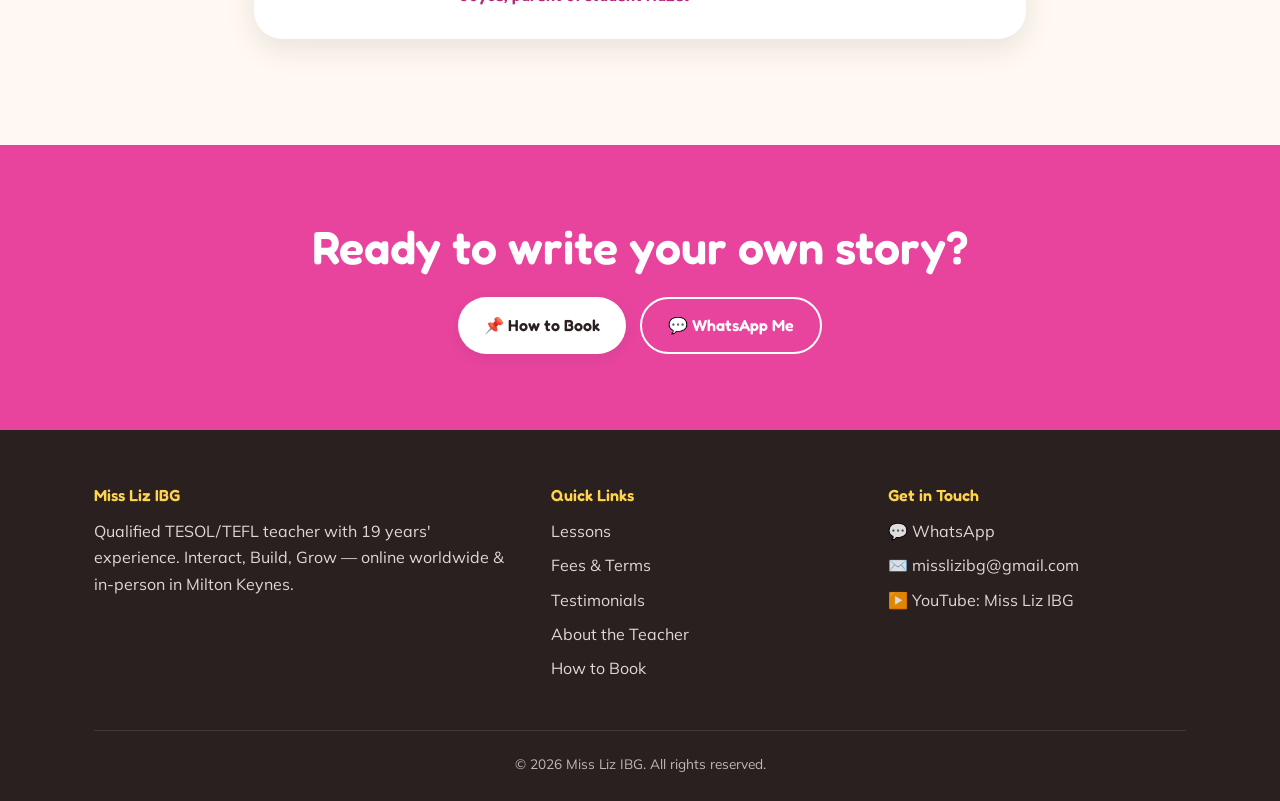
<file: testimonials.html>
<!DOCTYPE html>
<html lang="en">
<head>
<meta charset="UTF-8">
<title>Testimonials from Parents & Students | Miss Liz IBG</title>
<meta name="viewport" content="width=device-width, initial-scale=1.0">
<meta name="description" content="Real stories from parents and students — Trinity B1 exam success, confidence gained, and English learned through fun with Miss Liz.">
<link rel="canonical" href="https://misslizibg.com/testimonials.html">
<link rel="alternate" hreflang="zh-Hant" href="https://misslizibg.com/testimonials-zh.html">
<link rel="alternate" hreflang="en" href="https://misslizibg.com/testimonials.html">
<meta property="og:title" content="Testimonials from Parents & Students | Miss Liz IBG">
<meta property="og:type" content="website">
<meta property="og:url" content="https://misslizibg.com/testimonials.html">
<link rel="icon" href="images/logo.png">
<link rel="preconnect" href="https://fonts.googleapis.com">
<link href="https://fonts.googleapis.com/css2?family=Fredoka:wght@500;600;700&family=Mulish:wght@400;600;700;800&display=swap" rel="stylesheet">
<link rel="stylesheet" href="css/style.css">
</head>
<body>

<nav class="site-nav">
  <div class="nav-inner">
    <a class="nav-brand" href="index.html"><img src="images/logo.png" alt="Miss Liz IBG logo"> Miss Liz IBG</a>
    <button class="nav-toggle" onclick="document.getElementById('navlinks').classList.toggle('open')">☰</button>
    <div class="nav-links" id="navlinks">
      <a href="index.html">Home</a>
      <a href="lessons.html">Lessons</a>
      <a href="fees.html">Fees</a>
      <a href="testimonials.html" class="active">Testimonials</a>
      <a href="about.html">About</a>
      <div class="nav-right">
        <a class="nav-cta" href="book.html">Book Now</a>
        <a class="nav-lang" href="testimonials-zh.html" aria-label="中文版">🌐 中文</a>
        <a class="nav-yt" href="https://www.youtube.com/@MissLizIBG" target="_blank" rel="noopener" aria-label="YouTube channel">
          <svg viewBox="0 0 24 24" fill="currentColor"><path d="M23.5 6.2a3 3 0 0 0-2.1-2.1C19.5 3.5 12 3.5 12 3.5s-7.5 0-9.4.6A3 3 0 0 0 .5 6.2 31.6 31.6 0 0 0 0 12a31.6 31.6 0 0 0 .5 5.8 3 3 0 0 0 2.1 2.1c1.9.6 9.4.6 9.4.6s7.5 0 9.4-.6a3 3 0 0 0 2.1-2.1A31.6 31.6 0 0 0 24 12a31.6 31.6 0 0 0-.5-5.8ZM9.6 15.5v-7l6.3 3.5-6.3 3.5Z"/></svg>
        </a>
      </div>
    </div>
  </div>
</nav>

<header class="band band-yellow">
  <div class="container text-center">
    <span class="eyebrow" style="background:rgba(255,255,255,0.75);">Real stories</span>
    <h1>Testimonials from Parents & Students</h1>
  </div>
</header>

<section class="band band-cream">
  <div class="container" style="max-width:820px;">

    <div class="hero-photo-wrap mx-auto" style="max-width:600px; margin-bottom:40px;">
      <img src="images/testimonial-10.png" alt="Thank-you cards and letters from parents and students">
      <p class="text-center" style="font-family:'Fredoka'; font-weight:600; margin-top:14px; color:var(--ink-soft);">Thank-you cards & letters from parents and students 💌</p>
    </div>

    <div class="testimonial">
      <img src="images/testimonial-1.png" alt="Ka Yan with Miss Liz">
      <div>
        <p>"I'm so happy! I achieved such a great result on my B1 exam! It's unbelievable. Just two months ago, I failed the exam, and I was so frustrated and confused. I didn't know how to improve, especially in writing and grammar, since it's not my native language. But thankfully, Miss Liz IBG has been incredibly helpful these past two months, constantly practicing and training my responses and helping me think more deeply. I went from DD to AB, it's truly unbelievable. Miss Liz has really helped me a lot, both in exams and other aspects. I sincerely hope that people who lack confidence or feel helpless can also achieve the same success as me."</p>
        <div class="testimonial-name">Ka Yan, B1 student, United Kingdom</div>
      </div>
    </div>

    <div class="testimonial">
      <img src="images/testimonial-2.png" alt="May with Miss Liz">
      <div>
        <p>"I just want to say 'Thank You so much' to Miss Liz for her knowledge and teaching skills in English teaching. She is very caring, She always encouraged me when I doubted myself and thought I would fail the B1 exam. Miss Liz helped me pass my exam, so I can apply for ILR. I'm very very thankful to her."</p>
        <div class="testimonial-name">May, B1 student, United Kingdom</div>
      </div>
    </div>

    <div class="card" style="margin-bottom:34px; background:var(--teal-soft);">
      <div class="review-badge">⭐⭐⭐⭐⭐ Google Review</div>
      <p style="font-size:1.05rem;">"Before I started learning with Miss, my English was almost zero, so I was very worried about the B1 exam. Miss was very patient, kind and always encouraged me. We practised many B1 speaking tests together, and she helped me become more confident. At first, I thought I would need to take the B1 exam a few times. To my surprise, I passed on my first attempt! I was so happy because I never expected to pass the exam on my first attempt. Thank you so much for all your help and support. I highly recommend Miss to anyone preparing for the B1 exam."</p>
      <div class="testimonial-name">Andy, B1 student, United Kingdom</div>
    </div>

    <div class="testimonial">
      <img src="images/testimonial-4.png" alt="Macy and classmates outdoors">
      <div>
        <p>"My daughter Macy is active all the time and she doesn't like to sit still, so she hated learning in a traditional classroom while studying in Hong Kong. A friend of mine told me about the fun and creative ways Miss Liz teaches English, so I enrolled Macy in her private 1 on 1 right away. Macy enjoyed Miss Liz's lessons, and she always looked forward to the next week for another of her class. Later, my family and I have moved to the United Kingdom, and Macy has adapted her school life well here. I can't thank Miss Liz enough, as she truly helped Macy build up her English skills, so that Macy can understand the teachers and pick up the school work quickly. We still keep in touch by Whatsapp messages, and Miss Liz still cares about Macy by sending her birthday wishes, even playing a happy birthday song on the piano during a video chat for Macy! Macy loves Miss Liz very much. I am happy for Macy as she can have such a caring, patient and skilled English teacher in her life."</p>
        <div class="testimonial-name">Joe, parent of student Macy (Yr 4, United Kingdom)</div>
      </div>
    </div>

    <div class="testimonial">
      <img src="images/testimonial-5.png" alt="Student Hazel">
      <div>
        <p>"Miss Liz designs fun games for me to learn English. She is my favorite teacher. I like her very much, and I hope she can teach more children. She has a lot of experience. She teaches a lot of children. I have made a lot of progress in my English! After attending her class, I use less Cantonese-English. I love Miss Liz!"</p>
        <div class="testimonial-name">Student Hazel, Primary P.5, Hong Kong</div>
      </div>
    </div>

    <div class="testimonial">
      <img src="images/testimonial-6.png" alt="Regina and Ambrose's family">
      <div>
        <p>"I really appreciate Miss Liz's passionate in teaching children or even youth. Her teaching style is very different to the traditional method providing in most of the schools in Hong Kong. She used to help children to understand and focus on the lessons by playing games, stories telling, or even making ice-cream.</p>
        <p>My children were her students when they were still in kindergarten, unlike other tuitions, they expected for Liz's lessons every week.</p>
        <p>After my family has moved from HK to the UK, my children have still enrolled her 1 to 1 online class during summer break. I am amazed by her online teaching material which is tailor-made for each student. My children never feel bored in her lesson, and I really see the great improvement of them. My daughter even treats Miss Liz as her friend rather than a teacher. My children are lucky to have met such a good teacher at their early ages."</p>
        <div class="testimonial-name">Carrie, parent of student Regina (Yr 6, United Kingdom) and student Ambrose (Yr 2, United Kingdom)</div>
      </div>
    </div>

    <div class="testimonial">
      <img src="images/testimonial-7.png" alt="Cayden and Charlotte's family at the beach">
      <div>
        <p>"I have a boy (10) and a girl (6), With the technology expansion, youth will choose You Tube rather than books. As a result of this, they may not like reading. My boy encountered the same problem. As a parent, you will think reading and writing are important to kids in their study specially in Hong Kong. I had every traditional English classes before and the classes induced pains and tears in our family bonding when we have conflict, where a mum wants the kids to learn English and the kids do not want to learn.</p>
        <p>Fortunately, we meet Miss Liz in the zoom class. She is NOT a magician and makes our wishes true immediately. However, she is smart and make a way out for learning with Fun. She tried understanding my kids's weakness and talent and interests and make all necessary training material to meet the kids's interests and allow them to learn English happily.</p>
        <p>The road is NOT easy. At the first day, my boy kept sending Miss Liz different excuses for NOT doing the exercises and readings from the classes.</p>
        <p>Miss Liz did not give up any chances and finding the way for my kids, to learn English with fun. She sorts out different topics and finds out the most interesting theme to capture my boy's attention in order to do more readings with him. I feel so impressed that she can have my son to finish reading quite a few passages in the lessons. For writing, I cannot find a teacher who can offer these high level of patience with to walk it though by their interests.</p>
        <p>I am appreciated on her arrangements and objectives: Learning with fun.</p>
        <p>For my younger daughter, she enjoys Miss Liz's class very much and she expected the class to come every week. Miss Liz gives her a lot of phonic challenges and allow use the skill for spelling and reading the story. It makes her to learn the words more effective and boost her with high level of learning skill.</p>
        <p>I believe every parent love to see their kids learning with Fun and keep their learning enthusiasm endlessly. I think my solution may help you."</p>
        <div class="testimonial-name">Noel, mother of Cayden (Secondary F.2 Hong Kong) and Charlotte (Primary P.4, Hong Kong)</div>
      </div>
    </div>

    <div class="testimonial">
      <img src="images/testimonial-8.png" alt="Lewis on a sailing trip">
      <div>
        <p>"I never expected that online learning could lead to going from resistance to confidently speaking English.</p>
        <p>About a year ago, Miss Liz has started teaching my son online. At first, I was just giving it a try and didn't expect much for my son's learning outcome; as long as he didn't say NO to English learning, it would be "good enough" from my perspectives. While my son's taking the online class, I often heard Miss Liz and my son discussing topics enthusiastically, that was a really positive thing to see.</p>
        <p>A few months later, my son's secondary school English teacher told me that my son's English was very good in the class; both my husband and I were so surprised to hear that, and for one second we even doubted if the teacher had mixed another student up with our son, haha!</p>
        <p>It turned out that it was really our son the English teacher was referring to, and I'm so grateful to have Miss Liz who has been trying every possible way to engage my son in talking about things he likes all along. Homework arranged by Miss Liz was centered around his interests, sparking his enthusiasm and leading to him speaking English fluently. Miss Liz's encouragement played a significant role as well.</p>
        <p>I am deeply thankful for Miss Liz's dedication and passion in teaching my son 💖"</p>
        <div class="testimonial-name">Mrs. Ho, parent of student Lewis (Secondary F.2, Hong Kong)</div>
      </div>
    </div>

    <div class="testimonial">
      <img src="images/testimonial-9.png" alt="Hazel and her mother Joyce">
      <div>
        <p>"Miss Liz is my daughter Hazel's favorite teacher. Hazel has been learning English from Miss Liz since she was 4 years old. Miss Liz teaches English in small classes, using various interesting methods such as cooking or conducting amazing experiments to engage the students. Hazel enjoys her lessons and eagerly looks forward to her English classes every week. As a result of Miss Liz's lessons, Hazel has gained confidence in speaking English and has developed a keen interest in the language, always eager to learn more.</p>
        <p>Unfortunately, due to the pandemic and Miss Liz's decision to immigrate, we are unable to continue with face-to-face lessons. This caused Hazel to feel disappointed and unhappy for some time. However, she found ways to stay connected with Miss Liz by sending her videos and chatting online.</p>
        <p>We changed to online English lessons and Hazel became excited as she could continue learning from Miss Liz. Despite the limitations of online lessons, Miss Liz made great efforts to design games that would motivate Hazel to learn English. For example, she created board games and shared funny stories during the lessons. Hazel's English skills have gradually improved, and she has made progress in overcoming her difficulties in Cantonese-English communication. Moreover, with Miss Liz's patience and encouragement, Hazel has become more willing to write about her daily life in English.</p>
        <p>Miss Liz is a friendly, cheerful and patient teacher who not only teaches Hazel English, but also cares for her and engages in conversations with her after the lessons. Whenever Hazel encounters any problems in her learning, Miss Liz always gives her encouragement. Hazel loves Miss Liz and always wants to share her daily life experiences with her. We feel truly blessed to have such an amazing English teacher."</p>
        <div class="testimonial-name">Joyce, parent of student Hazel</div>
      </div>
    </div>

  </div>
</section>

<section class="band band-pink">
  <div class="container text-center">
    <h2>Ready to write your own story?</h2>
    <div class="btn-row" style="justify-content:center; margin-top:20px;">
      <a class="btn btn-white" href="book.html">📌 How to Book</a>
      <a class="btn btn-outline" href="https://wa.me/85292589612" target="_blank" rel="noopener">💬 WhatsApp Me</a>
    </div>
  </div>
</section>

<footer class="site-footer">
  <div class="container">
    <div class="footer-grid">
      <div>
        <h4>Miss Liz IBG</h4>
        <p style="opacity:0.85;">Qualified TESOL/TEFL teacher with 19 years' experience. Interact, Build, Grow — online worldwide & in-person in Milton Keynes.</p>
      </div>
      <div>
        <h4>Quick Links</h4>
        <a href="lessons.html">Lessons</a>
        <a href="fees.html">Fees & Terms</a>
        <a href="testimonials.html">Testimonials</a>
        <a href="about.html">About the Teacher</a>
        <a href="book.html">How to Book</a>
      </div>
      <div>
        <h4>Get in Touch</h4>
        <a href="https://wa.me/85292589612" target="_blank" rel="noopener">💬 WhatsApp</a>
        <a href="mailto:misslizibg@gmail.com">✉️ misslizibg@gmail.com</a>
        <a href="https://www.youtube.com/@MissLizIBG" target="_blank" rel="noopener">▶️ YouTube: Miss Liz IBG</a>
      </div>
    </div>
    <div class="footer-bottom">© 2026 Miss Liz IBG. All rights reserved.</div>
  </div>
</footer>

</body>
</html>
</file>
<file: css/style.css>
/* ===========================================================
   Miss Liz IBG — shared stylesheet (v2)
   =========================================================== */

:root {
  --pink: #E8449E;
  --pink-dark: #B8267A;
  --pink-soft: #FBD7EC;
  --teal: #12BFBF;
  --teal-dark: #0D8F8F;
  --teal-soft: #CFF6F6;
  --purple: #8B4FE0;
  --purple-dark: #6A31B8;
  --purple-soft: #E7D9FB;
  --orange: #FF9D2F;
  --orange-dark: #D97D14;
  --orange-soft: #FFE4C2;
  --yellow: #FFD34D;
  --cream: #FFF9F2;
  --ink: #2A2020;
  --ink-soft: #5B4C4C;
  --white: #FFFFFF;
  --radius-lg: 28px;
  --radius-md: 18px;
  --radius-sm: 12px;
  --shadow: 0 10px 30px rgba(42, 32, 32, 0.10);
  --shadow-sm: 0 4px 14px rgba(42, 32, 32, 0.08);
}

* { box-sizing: border-box; }
html { scroll-behavior: smooth; }

body {
  margin: 0;
  font-family: "Mulish", -apple-system, BlinkMacSystemFont, sans-serif;
  color: var(--ink);
  background: var(--cream);
  line-height: 1.65;
  -webkit-font-smoothing: antialiased;
}

h1, h2, h3, h4 {
  font-family: "Fredoka", "Mulish", sans-serif;
  font-weight: 600;
  line-height: 1.15;
  margin: 0 0 0.5em;
}

/* bigger type scale */
h1 { font-size: clamp(2.6rem, 5.8vw, 3.9rem); font-weight: 700; }
h2 { font-size: clamp(2.05rem, 4.2vw, 2.9rem); }
h3 { font-size: 1.35rem; }

p { margin: 0 0 1em; }
a { color: inherit; text-decoration: none; }
img { max-width: 100%; display: block; }

.container {
  max-width: 1140px;
  margin: 0 auto;
  padding: 0 24px;
}

/* eyebrow badges: bigger, always black text, crisper background */
.eyebrow {
  display: inline-block;
  font-family: "Fredoka", sans-serif;
  font-weight: 700;
  font-size: 0.95rem;
  letter-spacing: 0.06em;
  text-transform: uppercase;
  padding: 8px 20px;
  border-radius: 999px;
  background: rgba(255,255,255,0.88);
  color: var(--ink) !important;
  box-shadow: var(--shadow-sm);
  margin-bottom: 16px;
}

/* ---------- Buttons ---------- */
.btn {
  display: inline-flex;
  align-items: center;
  gap: 8px;
  font-family: "Fredoka", sans-serif;
  font-weight: 600;
  font-size: 1rem;
  padding: 13px 26px;
  border-radius: 999px;
  border: none;
  cursor: pointer;
  transition: transform 0.15s ease, box-shadow 0.15s ease;
  box-shadow: var(--shadow-sm);
}
.btn:hover { transform: translateY(-2px); }
.btn-white { background: var(--white); color: var(--ink); }
.btn-pink { background: var(--pink); color: var(--white); }
.btn-teal { background: var(--teal); color: var(--white); }
.btn-purple { background: var(--purple); color: var(--white); }
.btn-outline { background: transparent; border: 2px solid currentColor; box-shadow: none; }
.btn-row { display: flex; gap: 14px; flex-wrap: wrap; }

.btn-link-pill {
  display: inline-flex;
  align-items: center;
  gap: 8px;
  font-family: "Fredoka", sans-serif;
  font-weight: 600;
  font-size: 0.95rem;
  padding: 10px 20px;
  border-radius: 999px;
  background: rgba(255,255,255,0.88);
  color: var(--ink);
  box-shadow: var(--shadow-sm);
}
.btn-link-pill:hover { transform: translateY(-2px); }

/* ---------- Nav ---------- */
.site-nav {
  position: sticky;
  top: 0;
  z-index: 100;
  background: rgba(255,249,242,0.92);
  backdrop-filter: blur(8px);
  border-bottom: 3px solid var(--ink);
}
.nav-inner {
  max-width: 1140px;
  margin: 0 auto;
  padding: 14px 24px;
  display: flex;
  align-items: center;
  justify-content: space-between;
  gap: 16px;
}
.nav-brand { display: flex; align-items: center; gap: 10px; font-family: "Fredoka"; font-weight: 700; font-size: 1.4rem; }
.nav-brand img { width: 46px; height: 46px; border-radius: 50%; }
.nav-links { display: flex; align-items: center; gap: 28px; font-family: "Fredoka"; font-weight: 600; font-size: 1.05rem; flex-wrap: wrap; }
.nav-links a { padding: 6px 2px; border-bottom: 3px solid transparent; }
.nav-links a:hover, .nav-links a.active { border-bottom-color: var(--pink); }
.nav-cta { background: var(--pink); color: var(--white); padding: 10px 22px; border-radius: 999px; font-weight: 700; white-space: nowrap; }
.nav-toggle { display: none; }

@media (max-width: 820px) {
  .nav-links { display: none; }
  .nav-toggle { display: block; background: none; border: none; font-size: 1.6rem; cursor: pointer; }
  .nav-inner { flex-wrap: wrap; }
  .nav-links.open { display: flex; flex-direction: column; width: 100%; align-items: flex-start; gap: 10px; padding-top: 10px; }
}

/* ---------- Section blocks (color bands) ---------- */
.band { padding: 76px 0; position: relative; }
.band-cream { background: var(--cream); }
.band-pink { background: var(--pink); color: var(--white); }
.band-teal { background: var(--teal); color: var(--white); }
.band-purple { background: var(--purple); color: var(--white); }
.band-orange { background: var(--orange); color: var(--white); }
.band-yellow { background: var(--yellow); color: var(--ink); }
.band-white { background: var(--white); }

/* ---------- Hero ---------- */
.hero {
  display: grid;
  grid-template-columns: 1.1fr 0.9fr;
  gap: 48px;
  align-items: center;
  padding: 70px 0 90px;
}
.hero-photo-wrap {
  background: var(--white);
  border-radius: var(--radius-lg);
  padding: 18px;
  box-shadow: var(--shadow);
  transform: rotate(-2deg);
}
.hero-photo-wrap img { border-radius: var(--radius-md); width: 100%; }
.hero h1 span { color: var(--yellow); }
@media (max-width: 860px) {
  .hero { grid-template-columns: 1fr; text-align: center; }
  .hero-photo-wrap { max-width: 340px; margin: 0 auto; transform: rotate(0); }
  .btn-row { justify-content: center; }
}

/* ---------- Cards ---------- */
.card-grid {
  display: grid;
  grid-template-columns: repeat(auto-fit, minmax(230px, 1fr));
  gap: 26px;
  margin-top: 40px;
}

/* forces all 5 cards into a single row on desktop, wraps on smaller screens */
.card-grid-5 {
  grid-template-columns: repeat(5, 1fr);
}
.card-grid-5 .card { padding: 22px 18px; }
.card-grid-5 .card h3 { font-size: 1.1rem; }
.card-grid-5 .card p { font-size: 0.92rem; }
@media (max-width: 1000px) {
  .card-grid-5 { grid-template-columns: repeat(3, 1fr); }
}
@media (max-width: 640px) {
  .card-grid-5 { grid-template-columns: repeat(2, 1fr); }
}
@media (max-width: 440px) {
  .card-grid-5 { grid-template-columns: 1fr; }
}
.card {
  background: var(--white);
  border-radius: var(--radius-md);
  padding: 30px;
  box-shadow: var(--shadow-sm);
  color: var(--ink);
}
.card .icon { font-size: 2.2rem; margin-bottom: 12px; display: block; }

/* sticky-note callout */
.sticky-note {
  background: var(--yellow);
  border-radius: var(--radius-sm);
  padding: 28px 32px;
  max-width: 640px;
  transform: rotate(-1.2deg);
  box-shadow: var(--shadow-sm);
  font-family: "Fredoka";
  font-size: 1.35rem;
  color: var(--ink);
}

/* ---------- Lesson / fee cards ---------- */
.lesson-card {
  background: var(--white);
  border-radius: var(--radius-lg);
  padding: 34px;
  box-shadow: var(--shadow);
  margin-bottom: 28px;
  display: grid;
  grid-template-columns: 90px 1fr;
  gap: 24px;
  align-items: start;
}
.lesson-card .badge {
  width: 66px; height: 66px; border-radius: 50%;
  display: flex; align-items: center; justify-content: center;
  font-size: 1.7rem; color: var(--white);
}
.lesson-price {
  display: inline-block;
  margin-top: 14px;
  font-family: "Fredoka";
  font-weight: 700;
  padding: 8px 18px;
  border-radius: 999px;
  background: var(--teal-soft);
  color: var(--teal-dark);
}
@media (max-width: 600px) {
  .lesson-card { grid-template-columns: 1fr; }
}

/* ---------- Testimonials ---------- */
.testimonial {
  background: var(--white);
  border-radius: var(--radius-lg);
  box-shadow: var(--shadow);
  padding: 30px;
  margin-bottom: 30px;
  display: grid;
  grid-template-columns: 150px 1fr;
  gap: 26px;
}
.testimonial img { border-radius: var(--radius-md); object-fit: cover; width: 150px; height: 150px; }
.testimonial-name { font-family: "Fredoka"; font-weight: 600; color: var(--pink-dark); margin-top: 12px; }
.zh { color: var(--ink-soft); font-size: 0.92rem; }
@media (max-width: 640px) {
  .testimonial { grid-template-columns: 1fr; }
  .testimonial img { width: 100%; height: 200px; }
}

/* ---------- Steps ---------- */
.step {
  display: grid;
  grid-template-columns: 60px 1fr;
  gap: 20px;
  margin-bottom: 34px;
}
.step .num {
  width: 56px; height: 56px; border-radius: 50%;
  background: var(--white); color: var(--pink);
  font-family: "Fredoka"; font-weight: 700; font-size: 1.4rem;
  display: flex; align-items: center; justify-content: center;
  box-shadow: var(--shadow-sm);
}

/* ---------- Footer ---------- */
.site-footer {
  background: var(--ink);
  color: var(--cream);
  padding: 56px 0 26px;
}
.footer-grid { display: grid; grid-template-columns: 1.4fr 1fr 1fr; gap: 40px; margin-bottom: 40px; }
.footer-grid h4 { font-family: "Fredoka"; color: var(--yellow); margin-bottom: 14px; }
.footer-grid a { display: block; margin-bottom: 8px; color: var(--cream); opacity: 0.85; }
.footer-grid a:hover { opacity: 1; text-decoration: underline; }
.footer-bottom { border-top: 1px solid rgba(255,255,255,0.15); padding-top: 22px; font-size: 0.85rem; opacity: 0.7; text-align: center; }
@media (max-width: 760px) { .footer-grid { grid-template-columns: 1fr; } }

/* ---------- Misc ---------- */
.text-center { text-align: center; }
.max-prose { max-width: 720px; }
.mx-auto { margin-left: auto; margin-right: auto; }
ul.check { list-style: none; padding: 0; margin: 0; }
ul.check li { position: relative; padding-left: 30px; margin-bottom: 12px; }
ul.check li::before { content: "✓"; position: absolute; left: 0; font-weight: 700; color: var(--teal-dark); }
.nav-right {
  display: flex;
  align-items: center;
  gap: 14px;
}
.nav-lang {
  font-family: "Fredoka", sans-serif;
  font-weight: 600;
  font-size: 0.95rem;
  color: var(--ink);
  white-space: nowrap;
}
.nav-lang:hover { color: var(--pink); }

.nav-yt {
  display: inline-flex;
  align-items: center;
  justify-content: center;
  width: 32px;
  height: 32px;
  border-radius: 50%;
  background: #FF0000;
  flex-shrink: 0;
}
.nav-yt svg {
  width: 16px;
  height: 16px;
  color: #fff;
}
.story-grid { display:grid; grid-template-columns: 1fr 1fr; gap:40px; align-items:center; }
@media (max-width: 860px) {
  .story-grid { grid-template-columns: 1fr; text-align:center; }
  .story-grid .hero-photo-wrap { max-width:340px; margin:0 auto; transform:rotate(0); }
}
</file>
